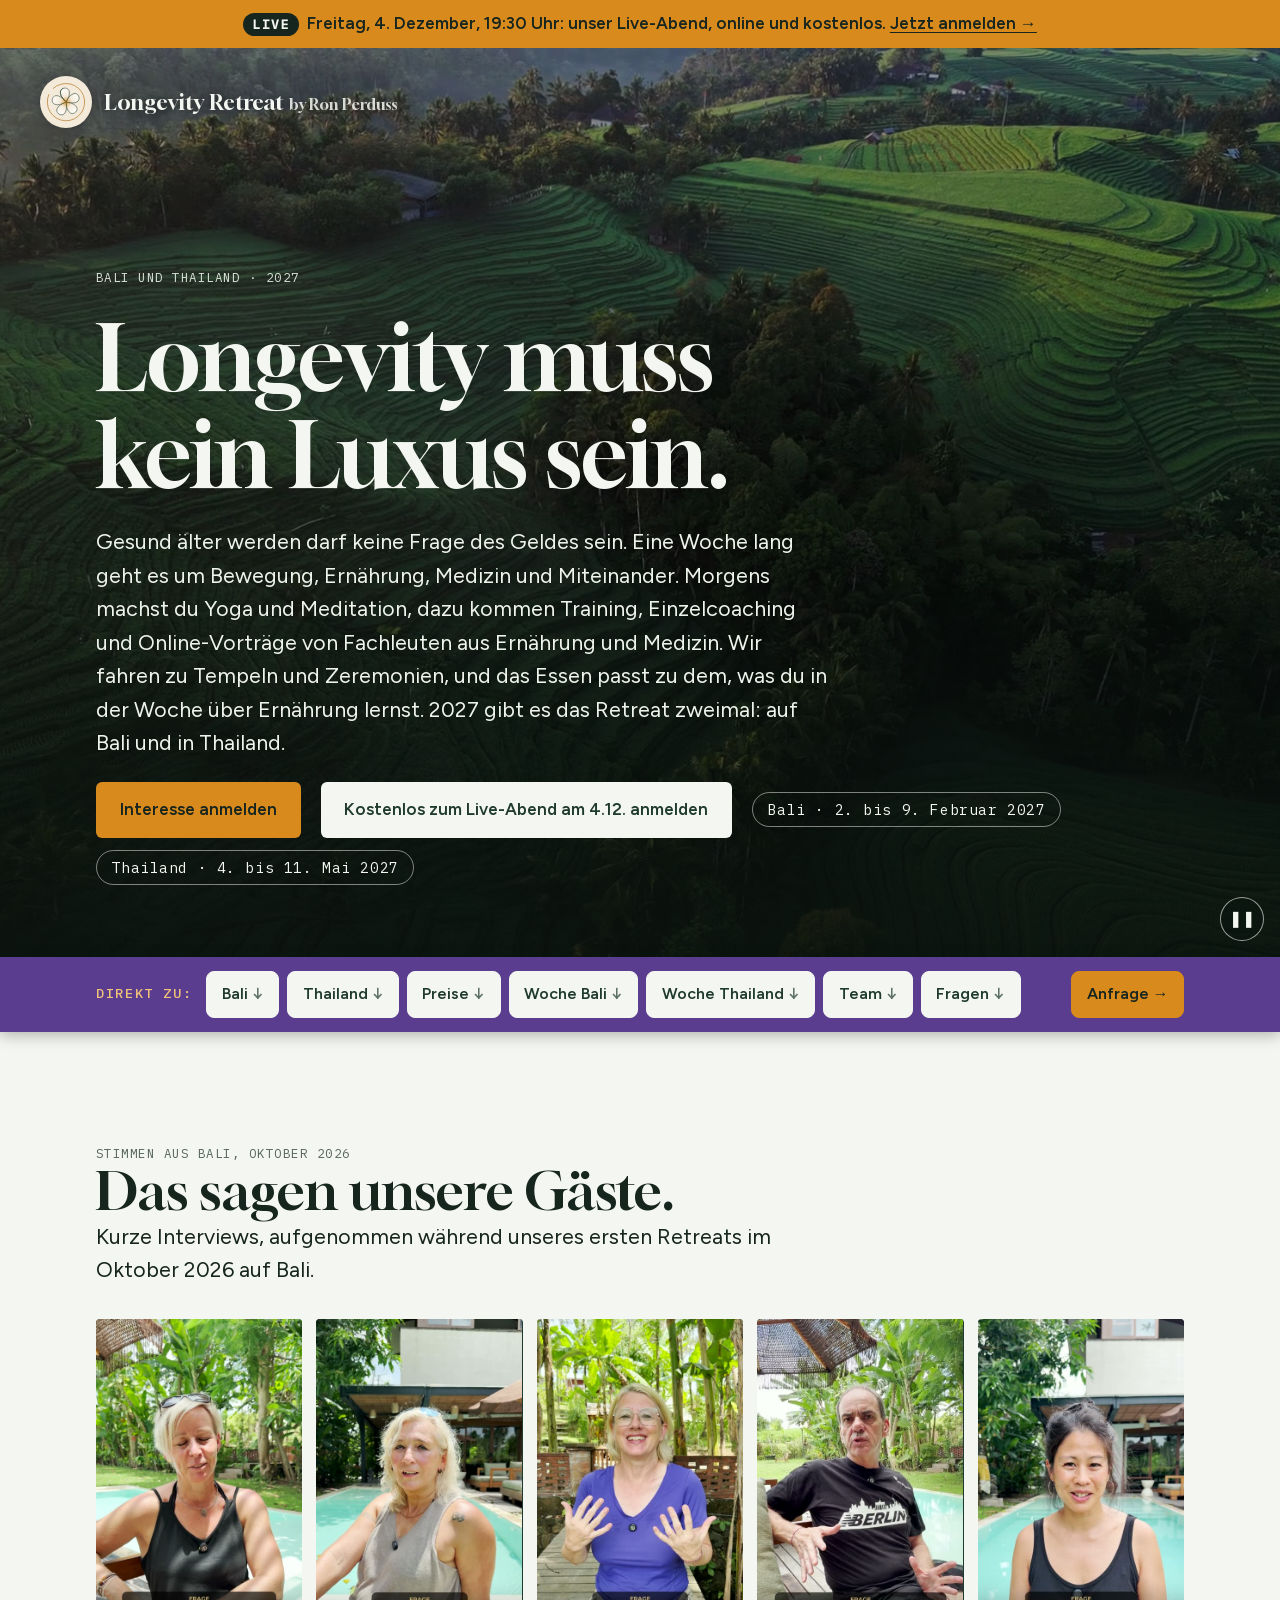
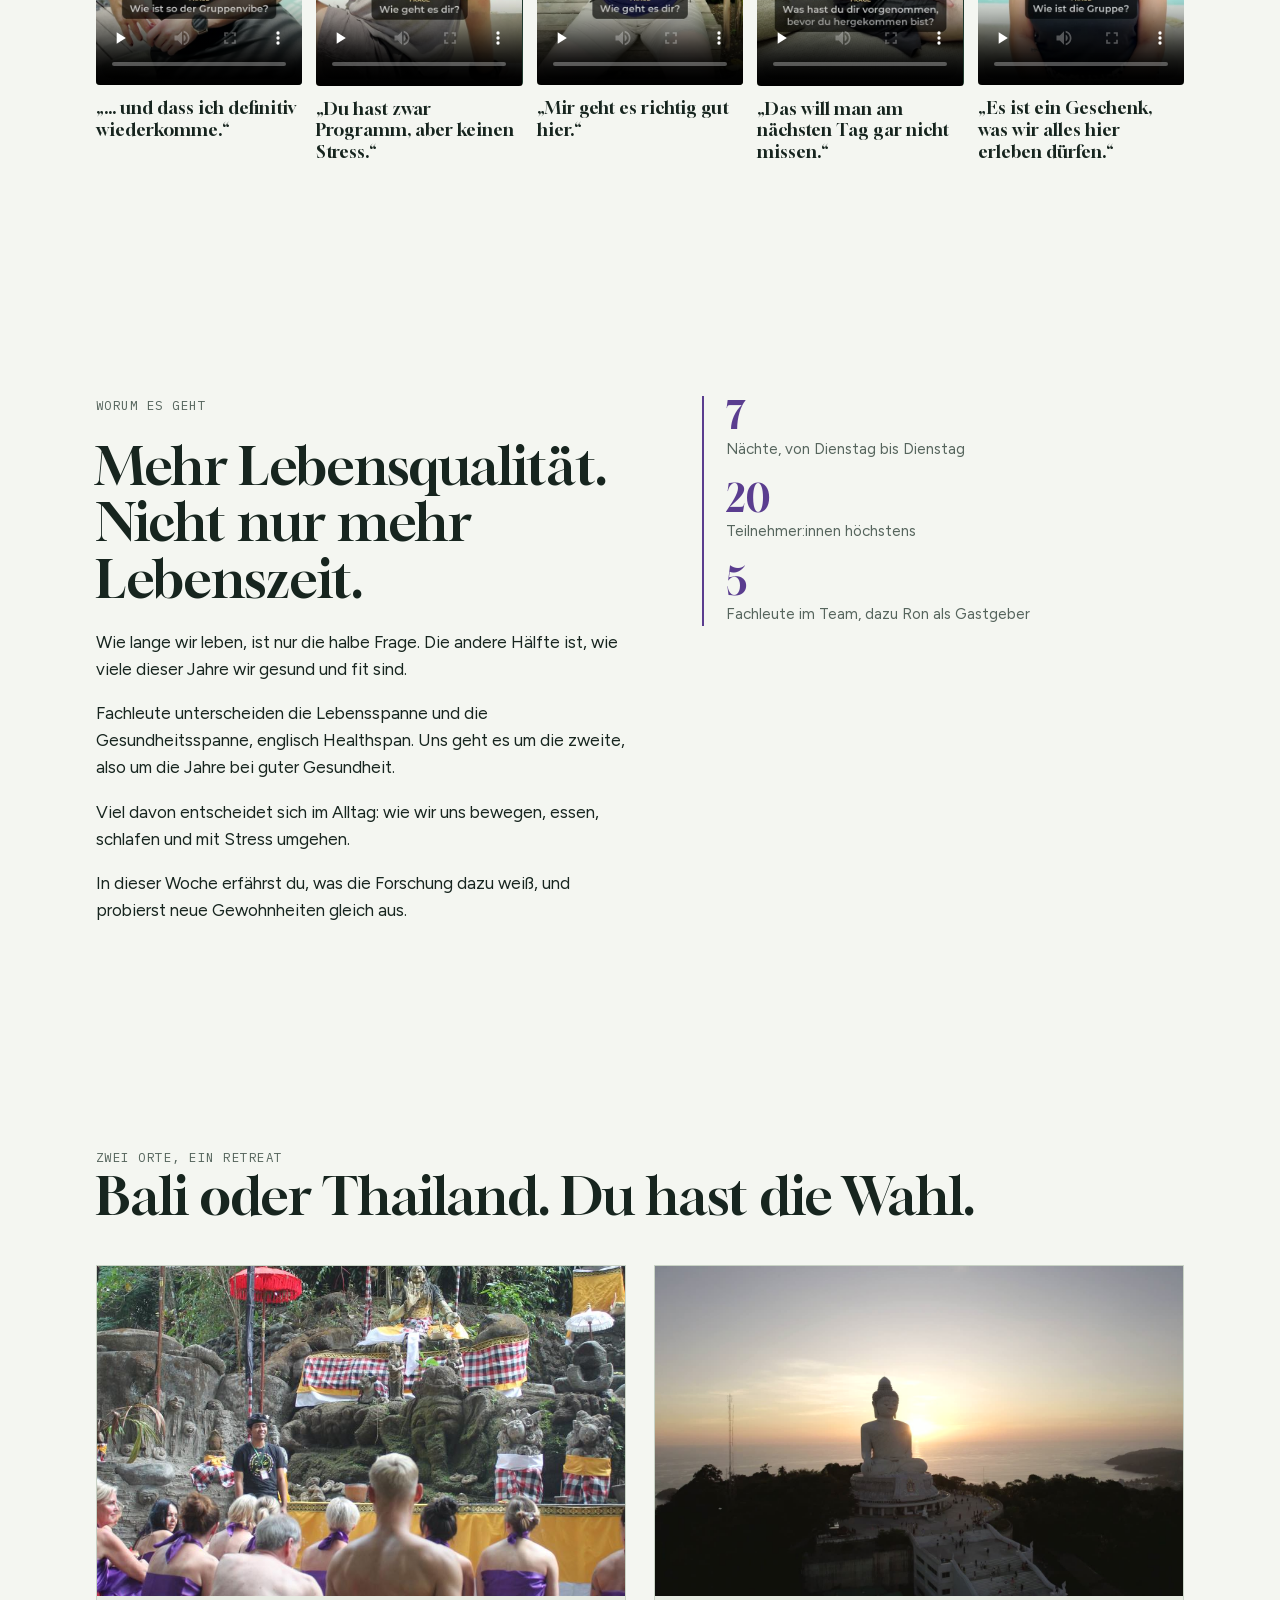
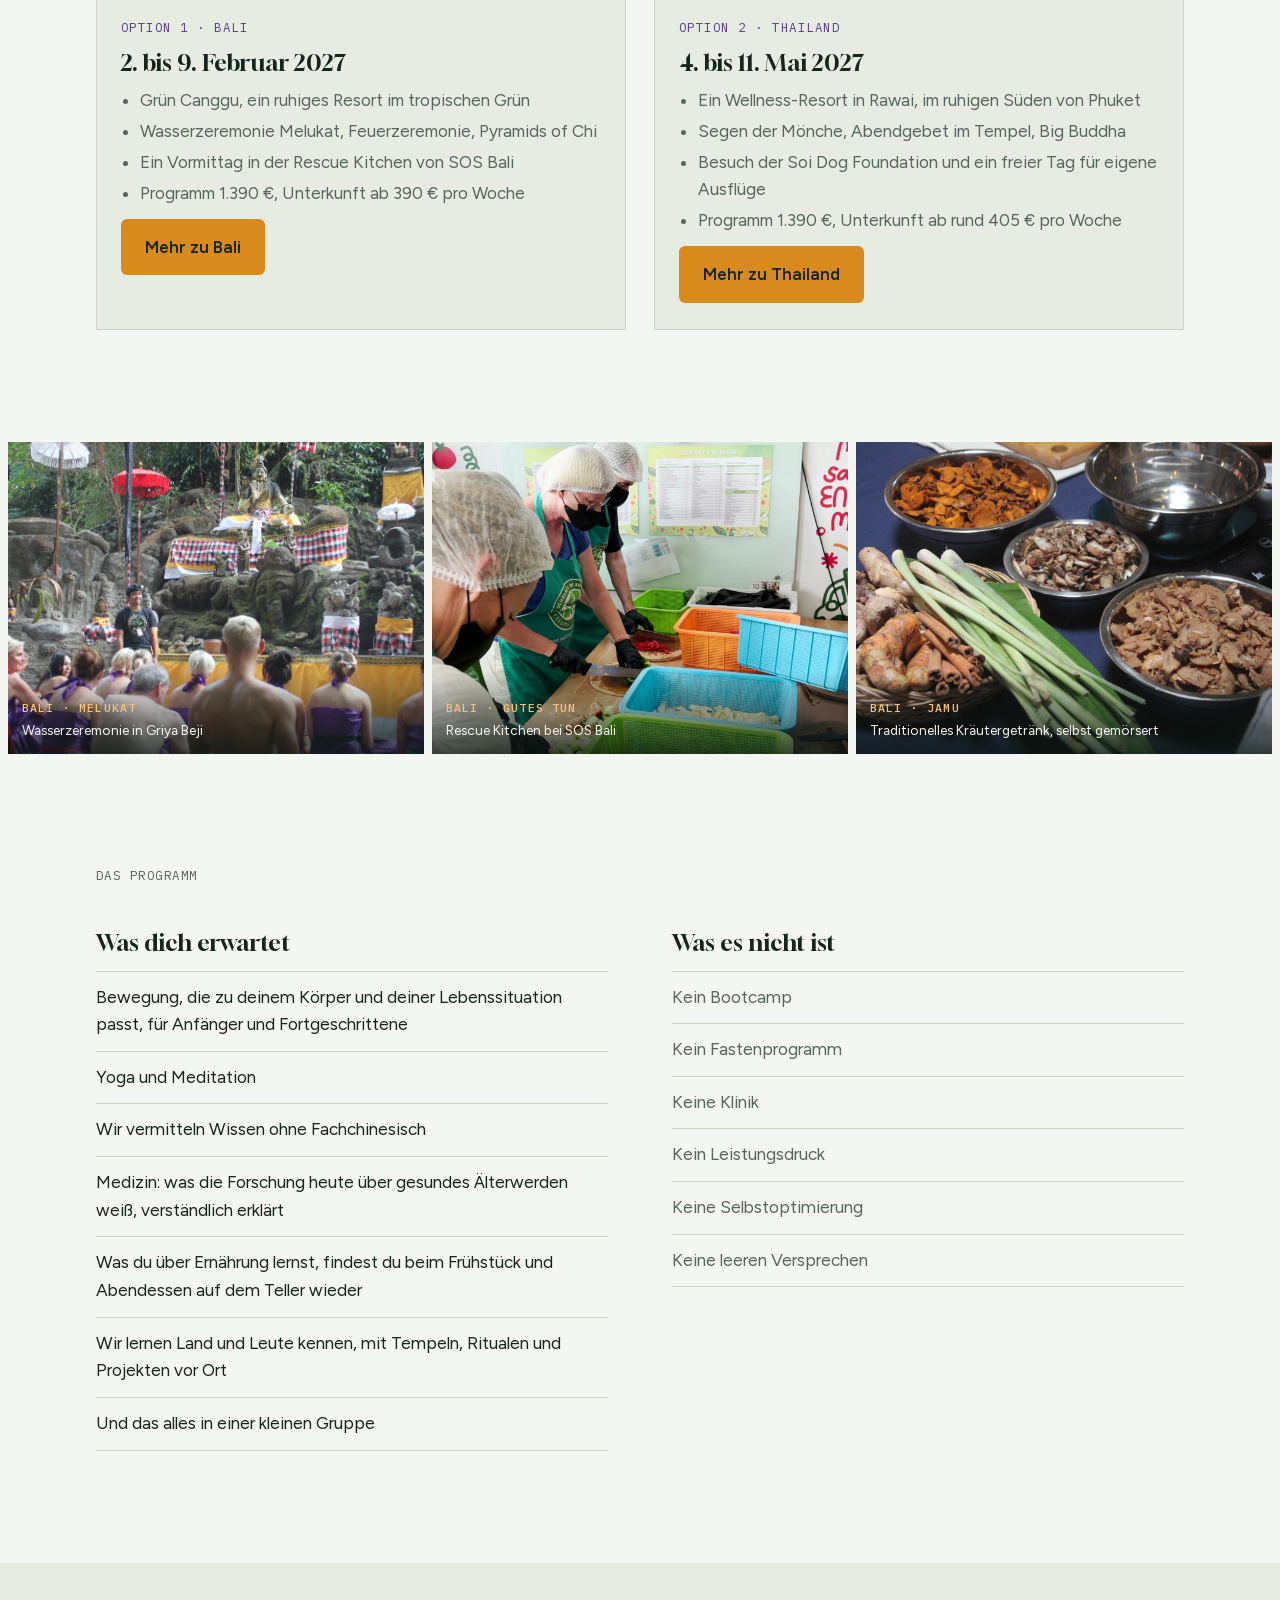
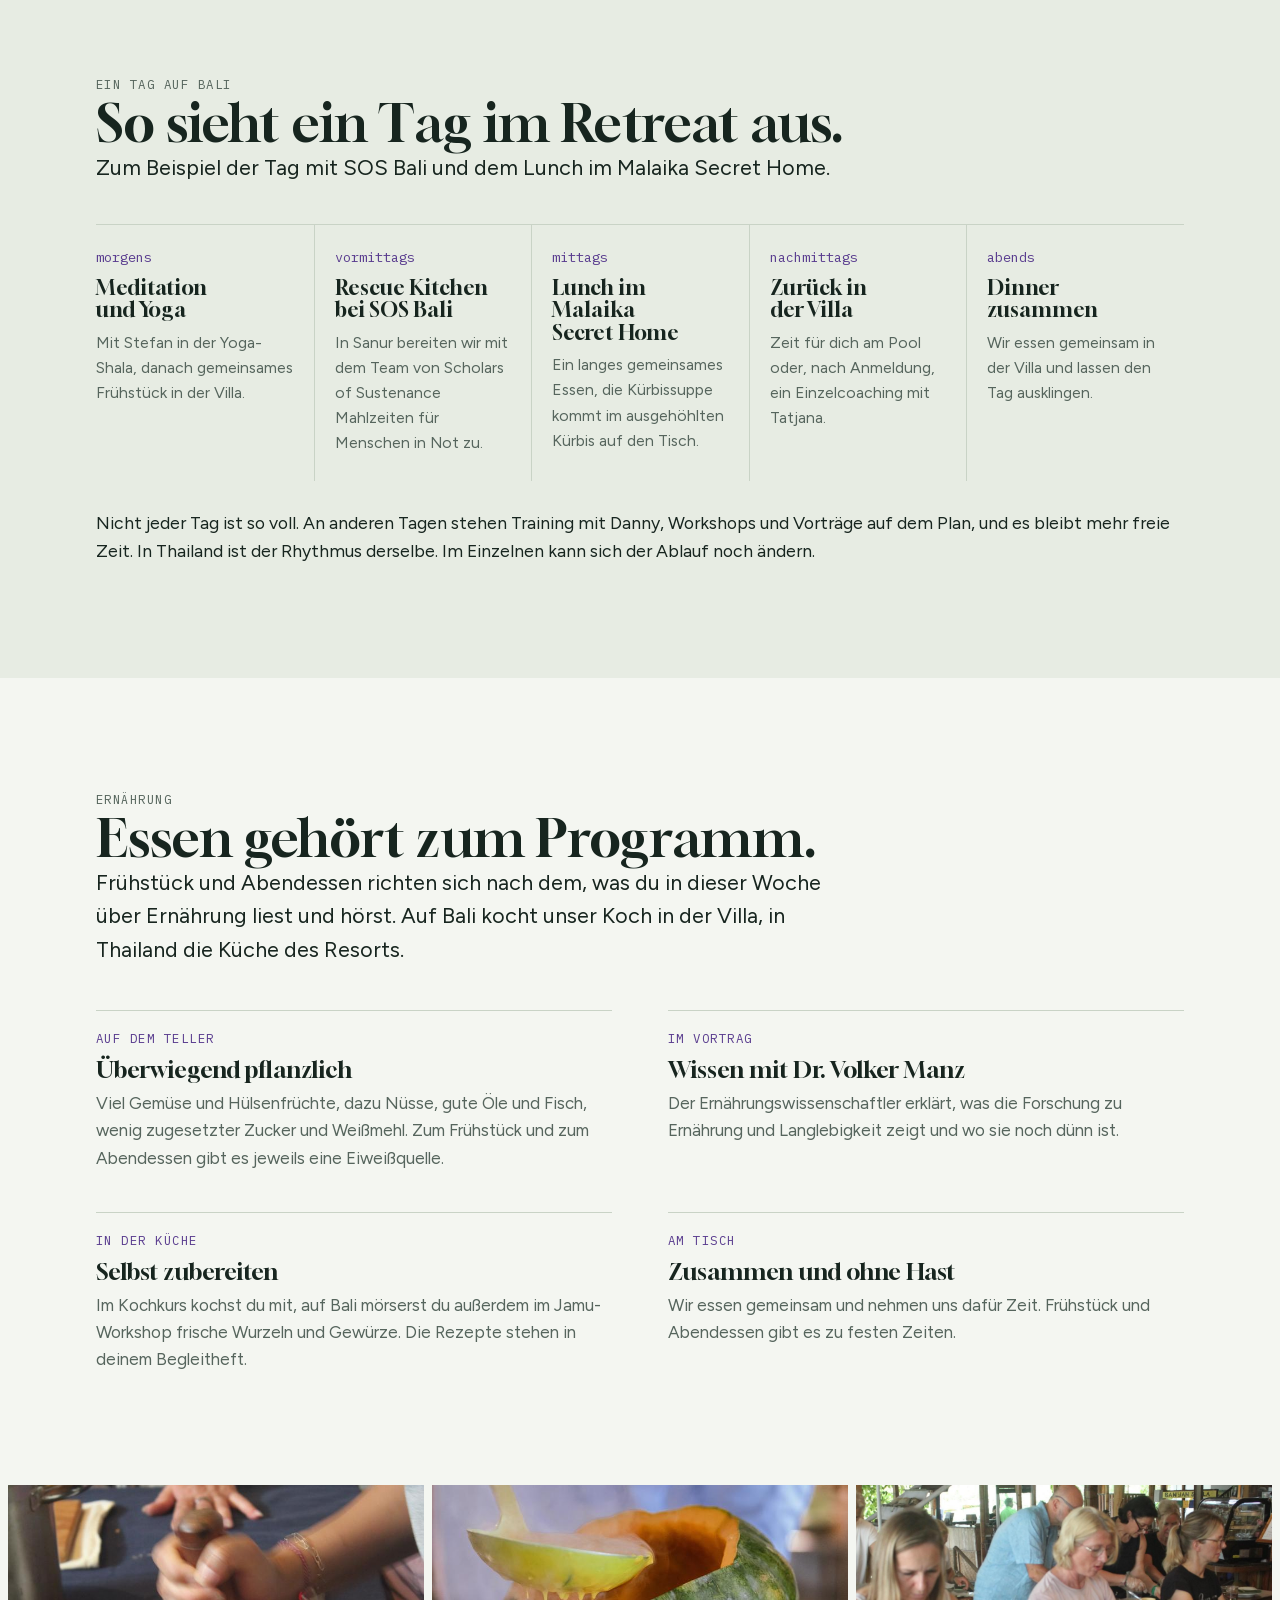
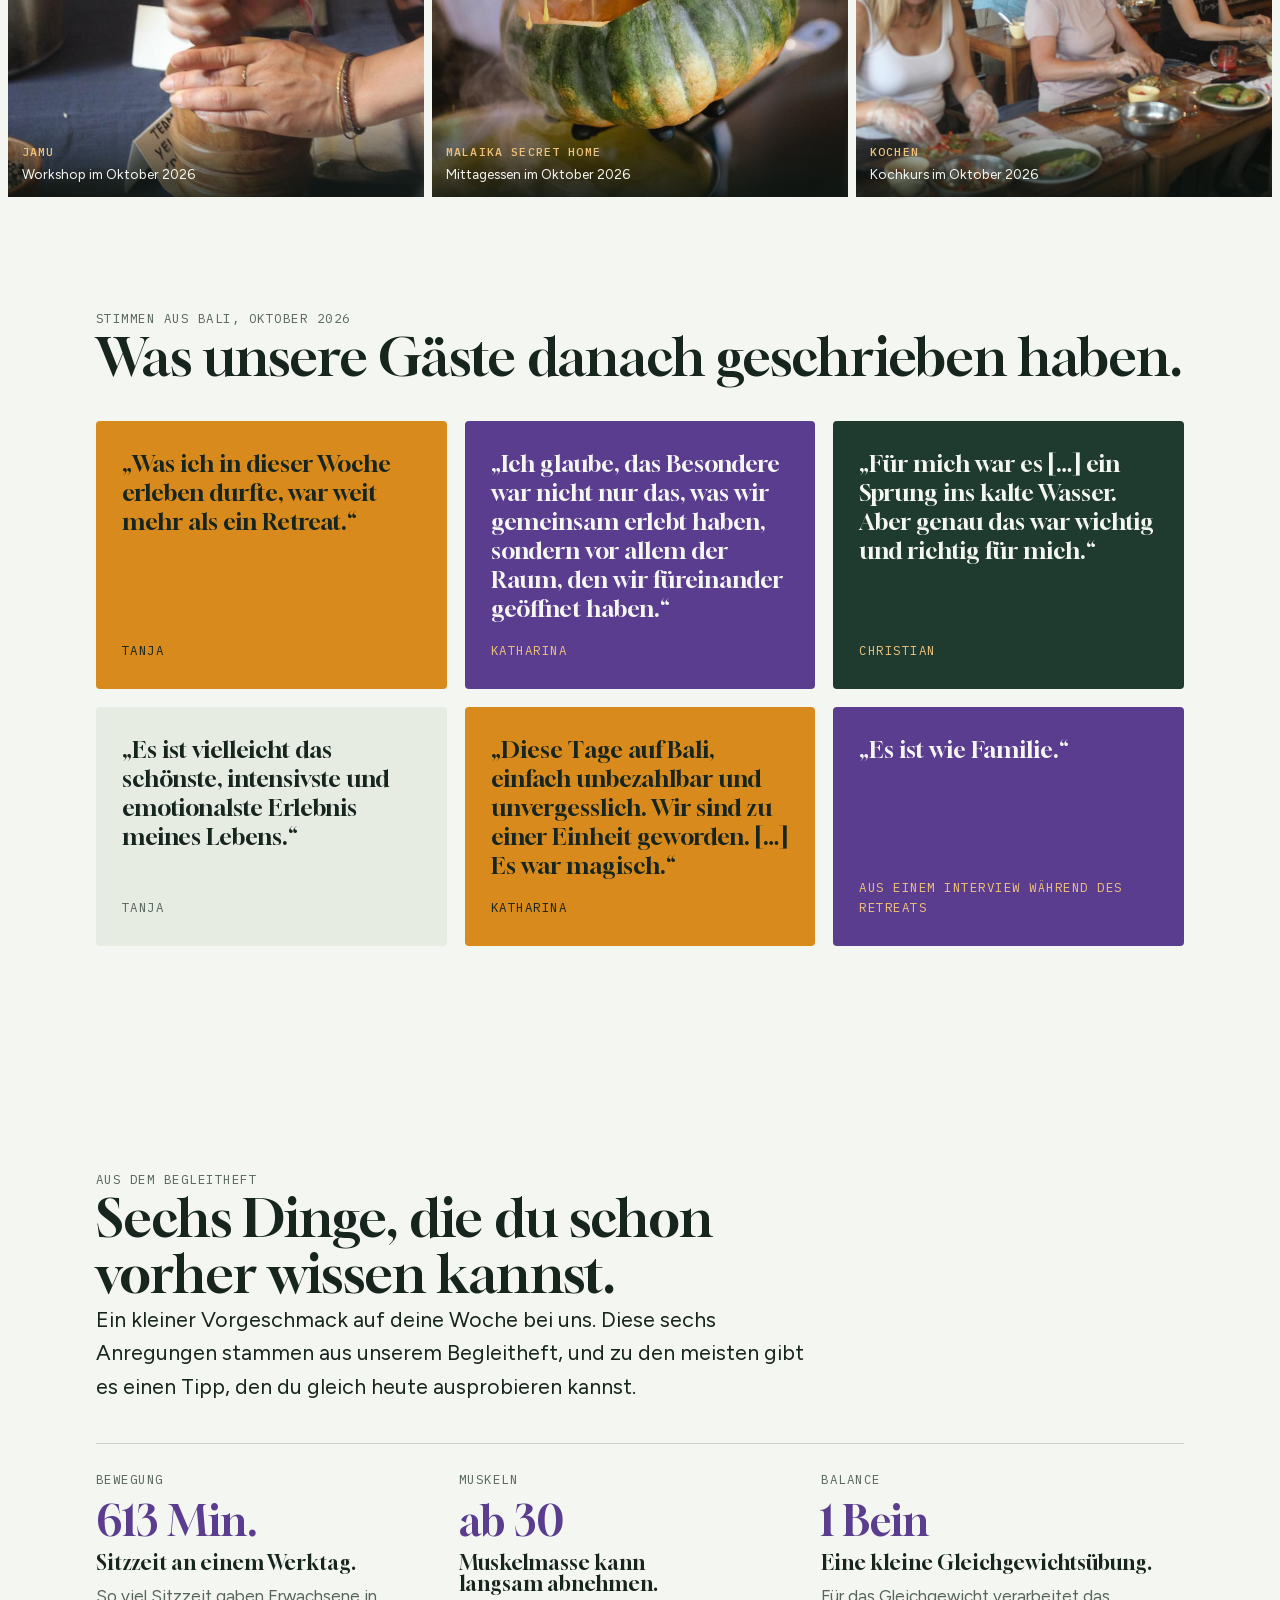
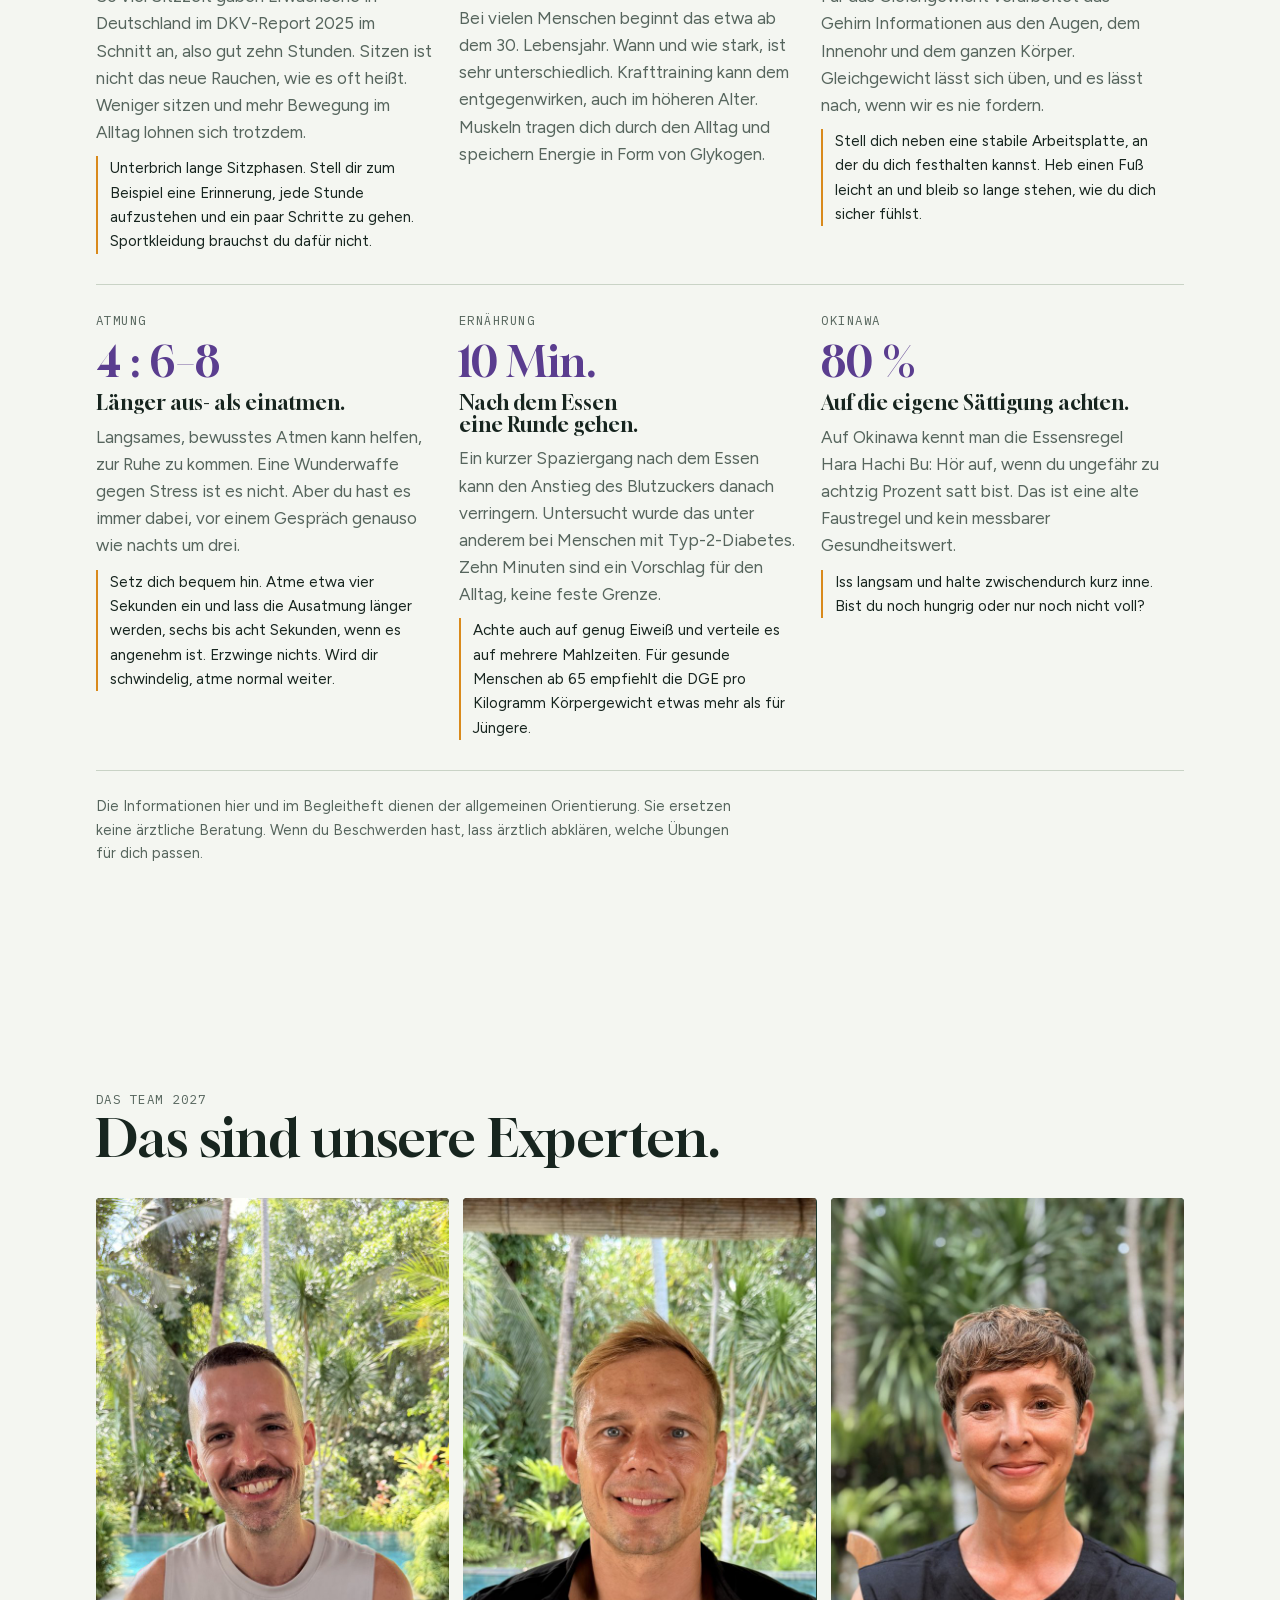
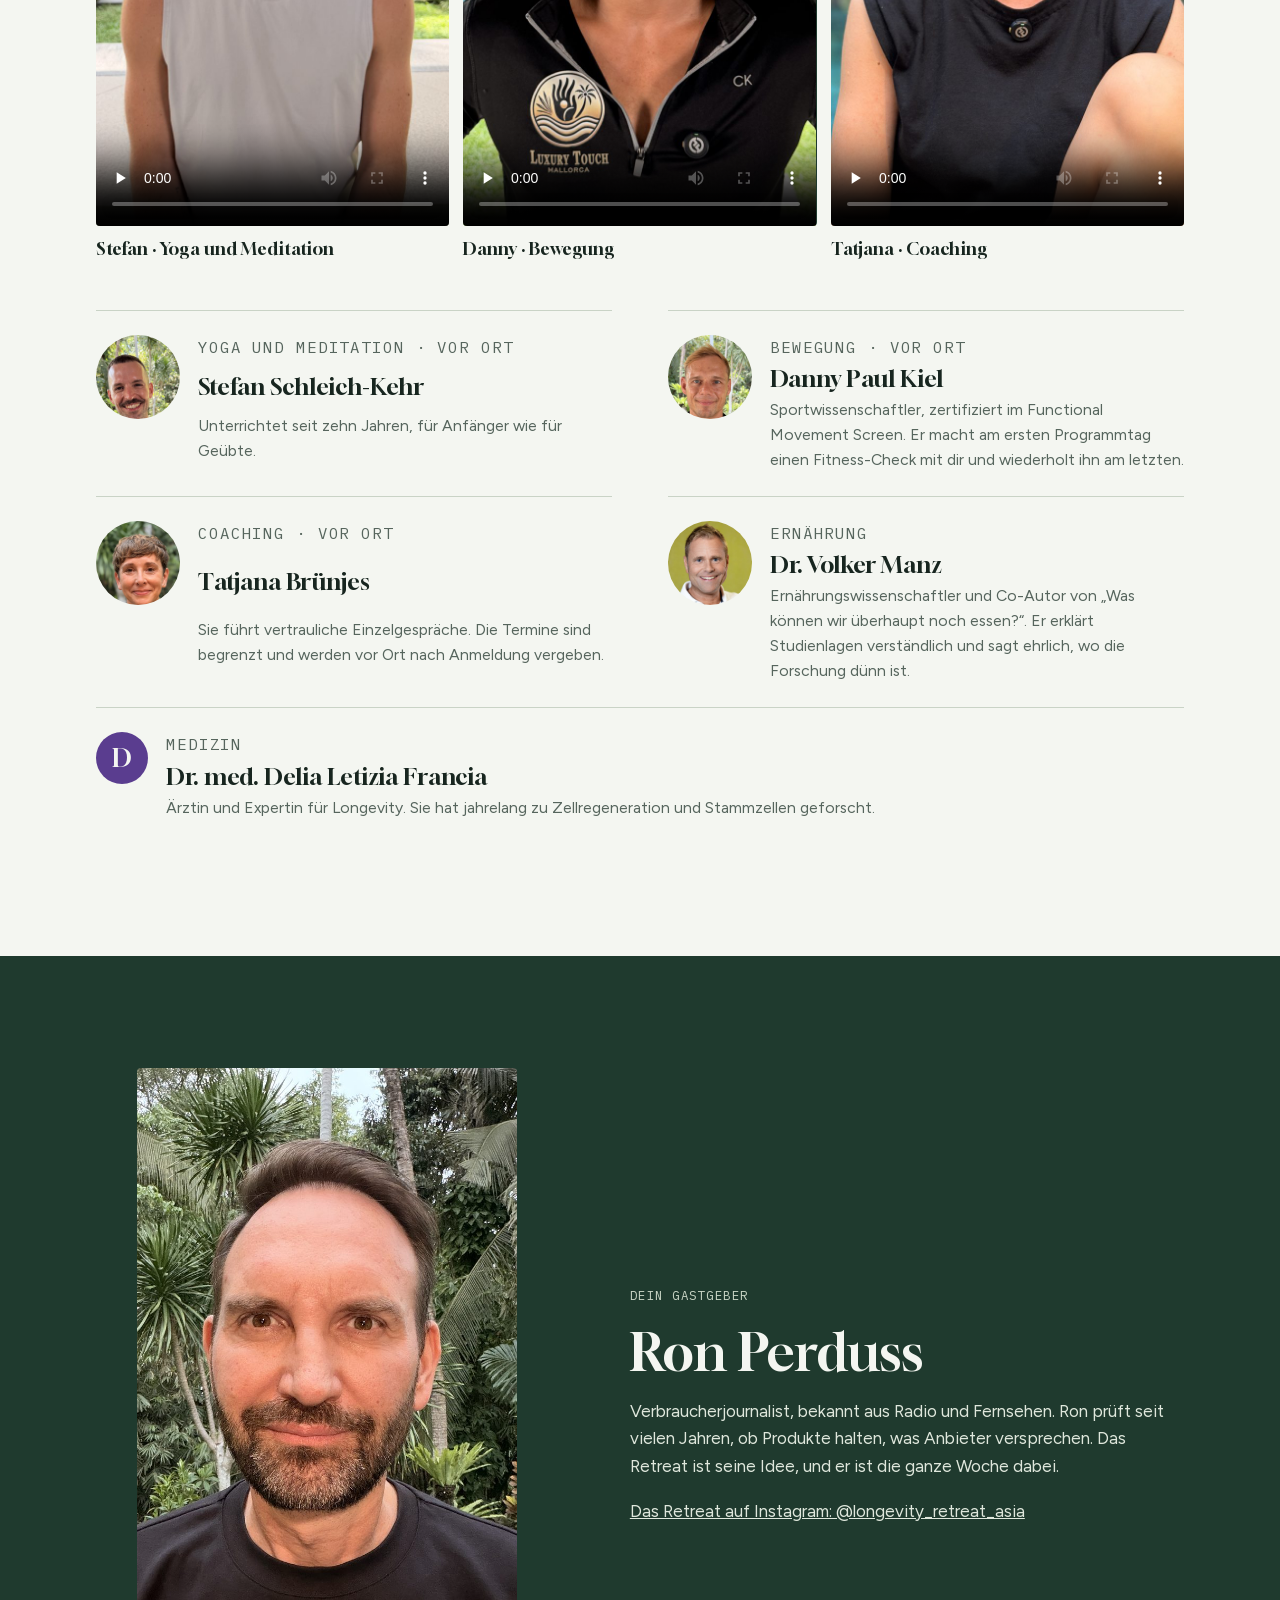
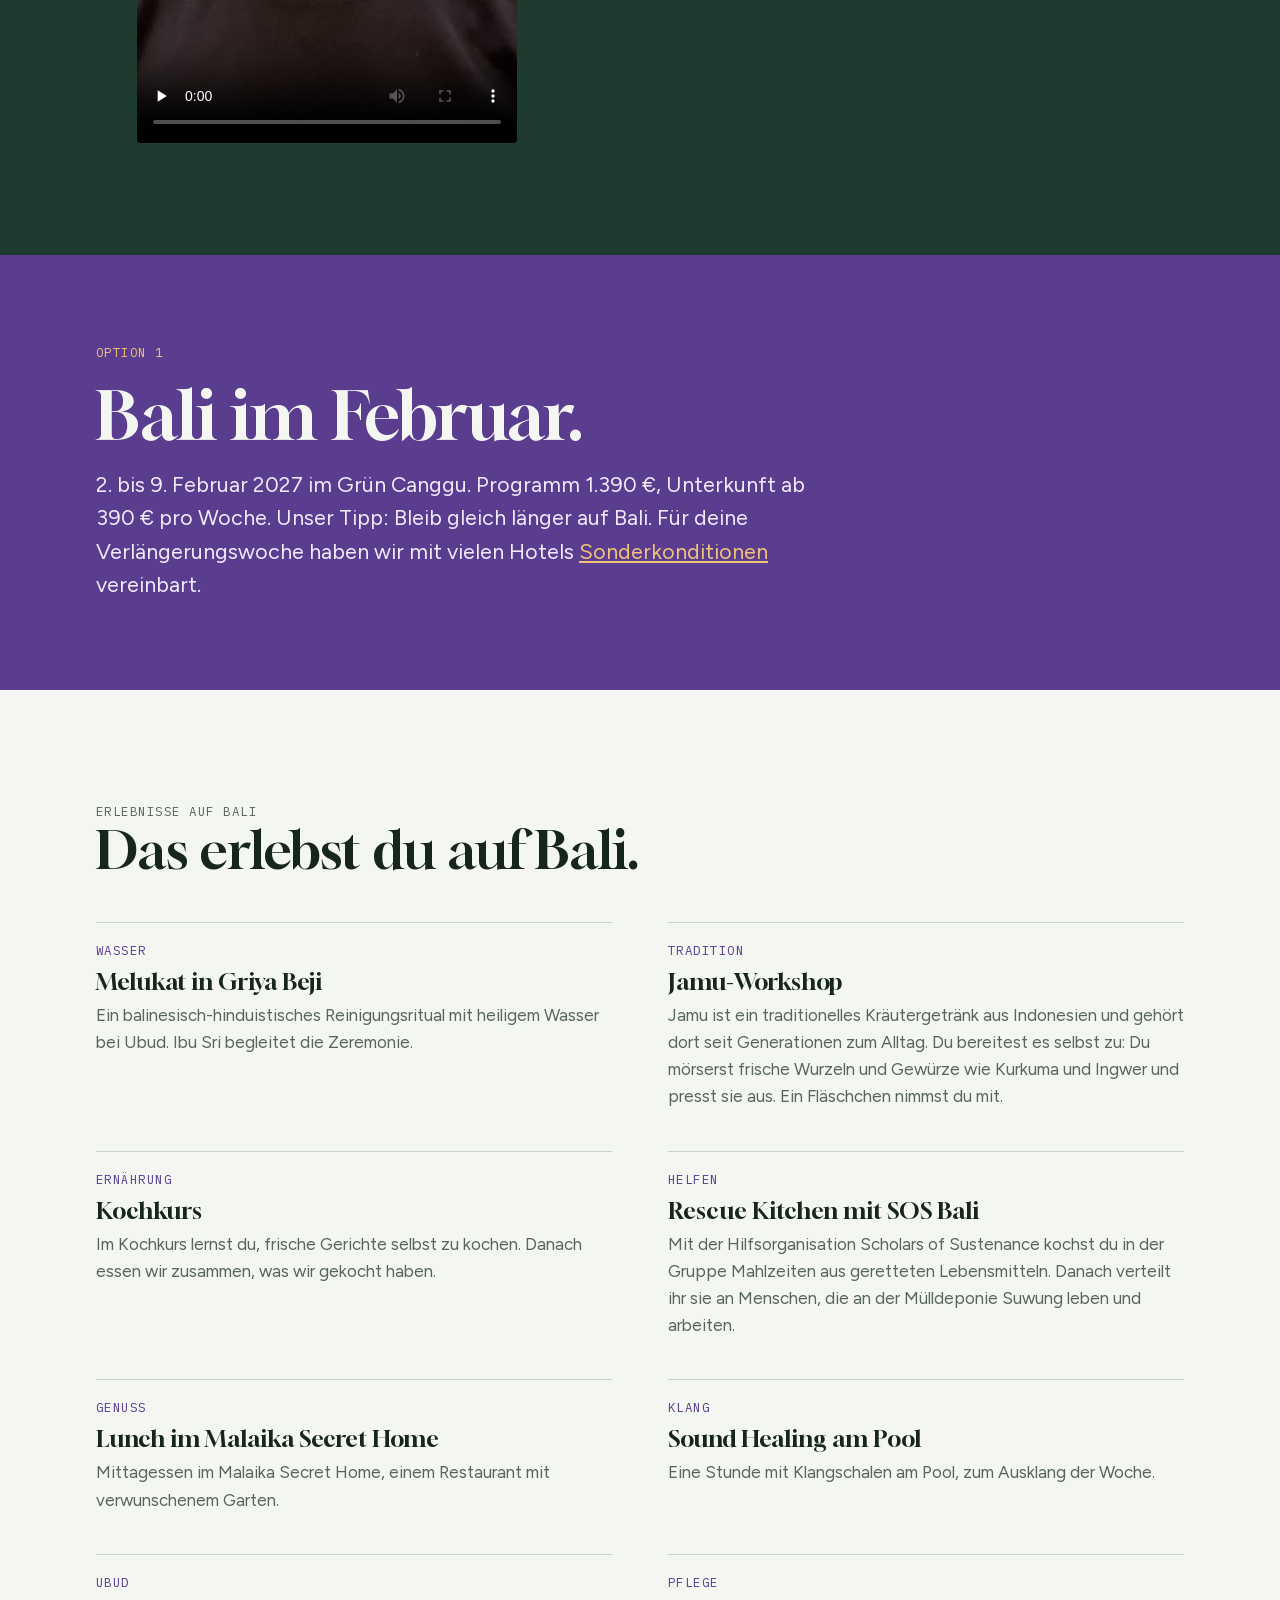
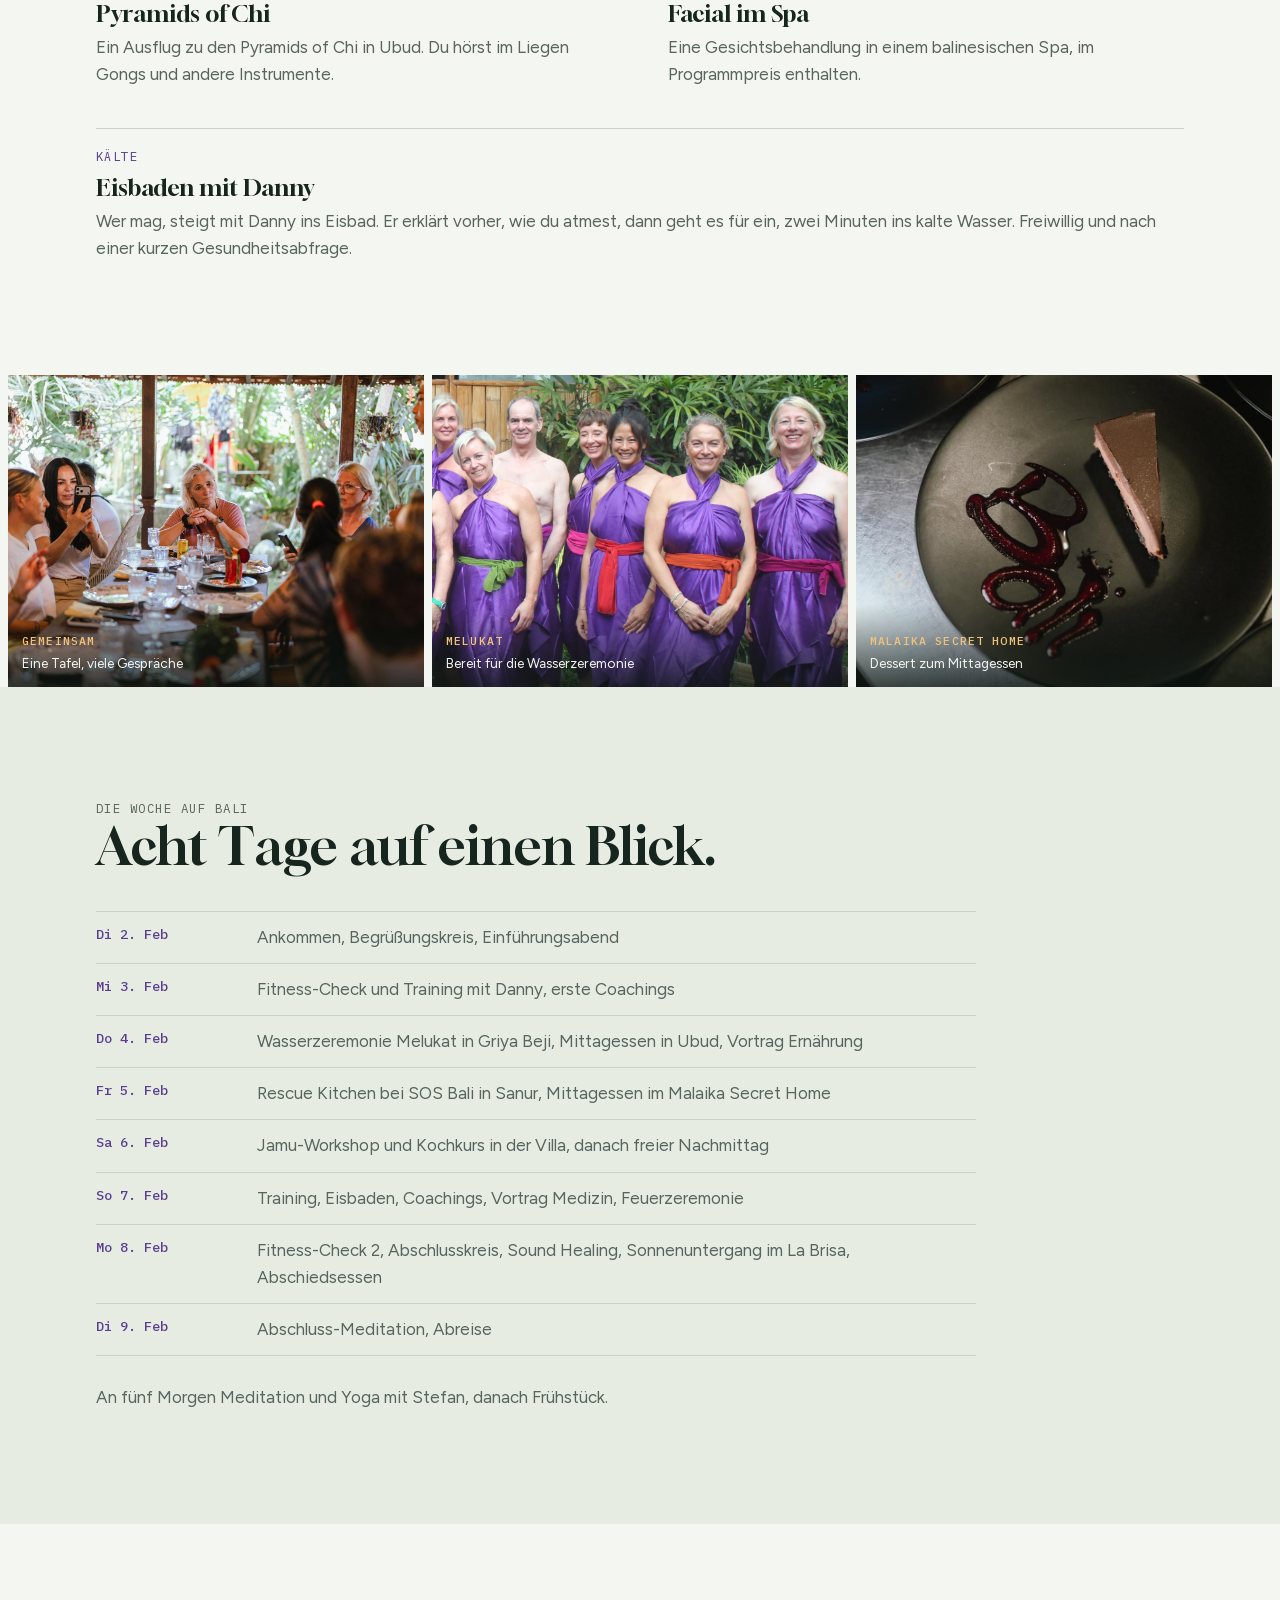
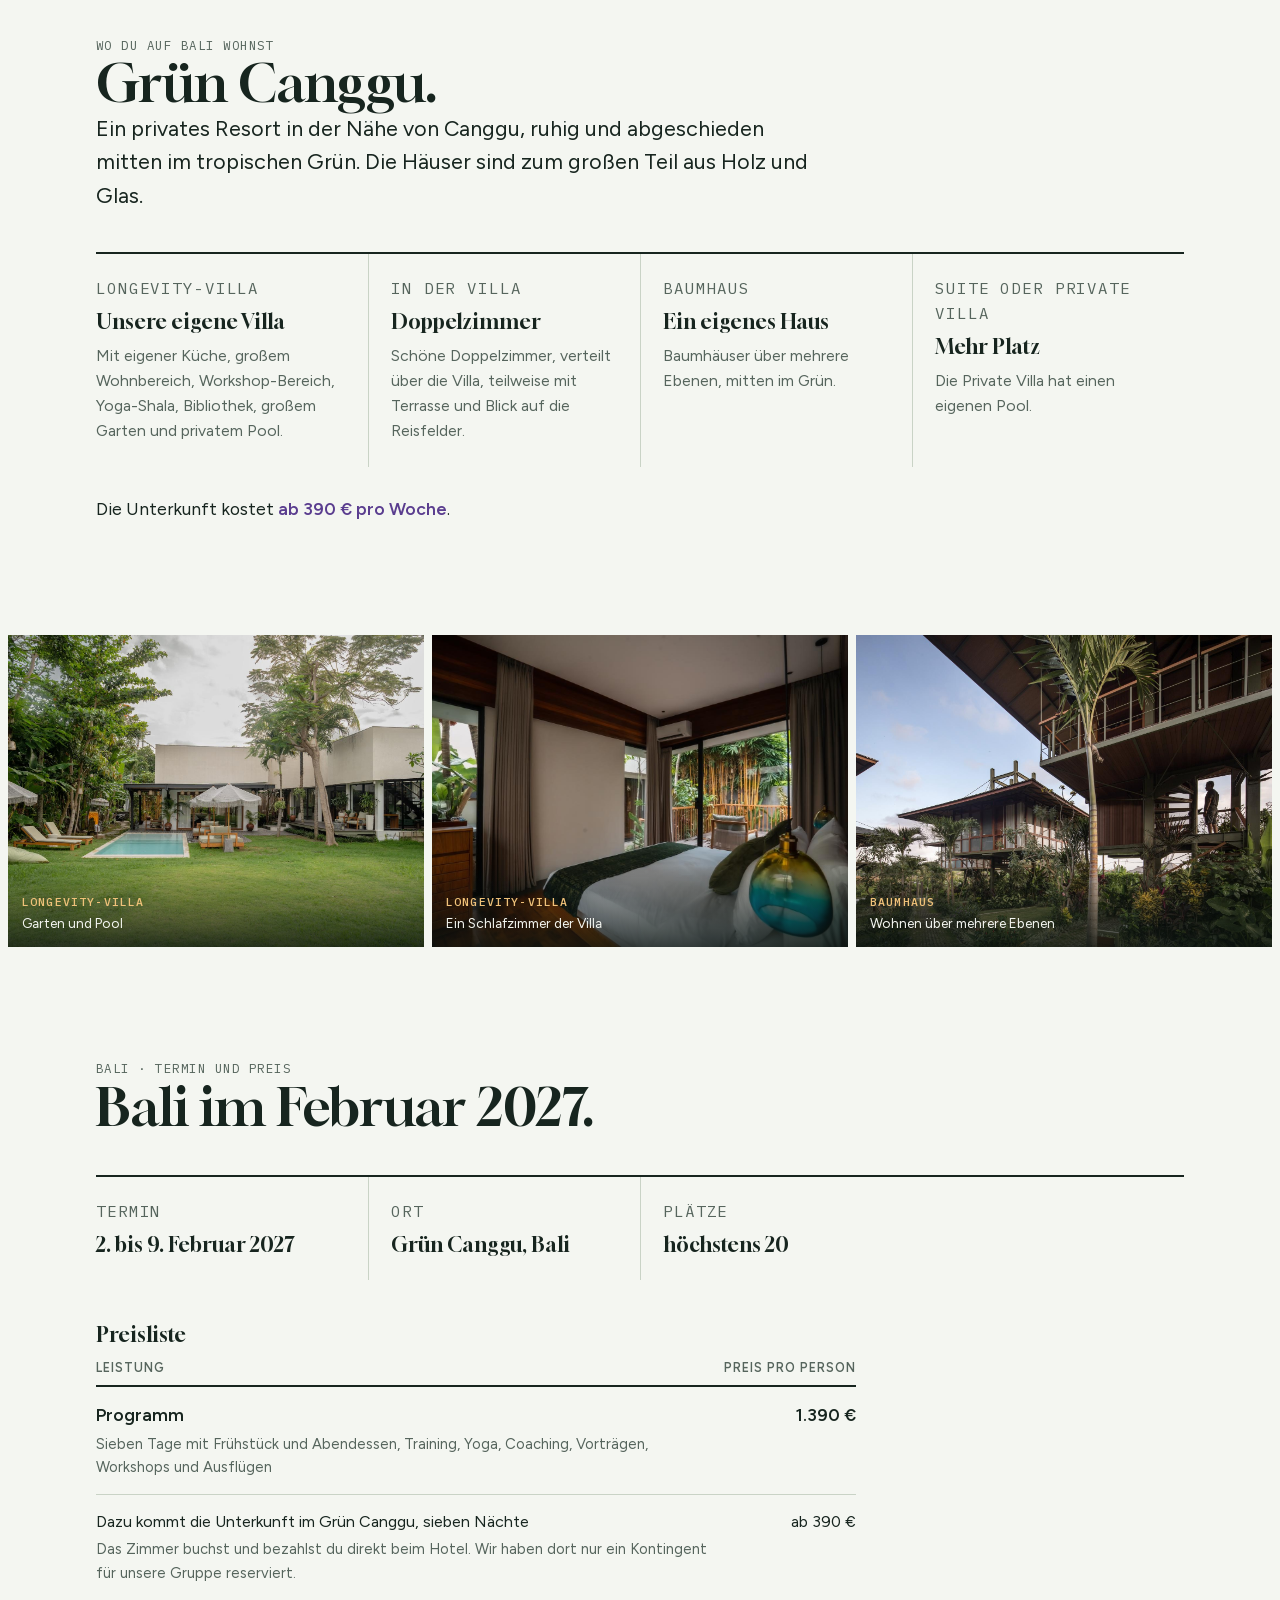
<file: index.html>
<!doctype html>
<html lang="de">
<head>
<meta charset="utf-8">
<meta name="viewport" content="width=device-width, initial-scale=1, viewport-fit=cover">
<title>Longevity Retreat by Ron Perduss · Bali im Februar, Thailand im Mai 2027</title>
<meta name="description" content="Eine Woche rund ums gesunde Älterwerden mit Ron Perduss: Yoga, Training, Vorträge, Einzelcoaching, Rituale und Ausflüge. 2027 auf Bali (2. bis 9. Februar) oder in Thailand (4. bis 11. Mai).">
<meta property="og:title" content="Longevity Retreat by Ron Perduss">
<meta property="og:description" content="Longevity muss kein Luxus sein. Bali im Februar, Thailand im Mai 2027. Höchstens 20 Plätze.">
<meta property="og:image" content="img/gruen-villa.jpg">
<link rel="icon" href="img/favicon.png">
<link rel="stylesheet" href="fonts/fonts.css">
<style>
/* Layout: ein Fotoband-Rhythmus – volle Bildbänder wechseln mit ruhigen Textspalten; Farben aus der Woche selbst: Dschungelgrün, Sarong-Violett, Ringelblumen-Orange */
:root{
  --bg:#f4f6f1; --surface:#e7ece3; --fg:#17251f; --muted:#56655d; --line:#c9d3c6;
  --jungle:#1f3a2e; --violet:#5a3d8f; --marigold:#d98a1c; --on-dark:#f4f6f1;
  --display:"Gloock","Georgia","Times New Roman",serif;
  --body:"Figtree","Helvetica Neue",Arial,sans-serif;
  --mono:"IBM Plex Mono",ui-monospace,Menlo,monospace;
}
@media (prefers-color-scheme: dark){:root:not([data-theme="light"]){
  --bg:#101a15; --surface:#18251e; --fg:#e8eee6; --muted:#9fb0a6; --line:#2d3d34;
  --jungle:#0b1410; --violet:#a58ad6; --marigold:#eba545; --on-dark:#eef3ec; color-scheme:dark}}
:root[data-theme="dark"]{
  --bg:#101a15; --surface:#18251e; --fg:#e8eee6; --muted:#9fb0a6; --line:#2d3d34;
  --jungle:#0b1410; --violet:#a58ad6; --marigold:#eba545; --on-dark:#eef3ec; color-scheme:dark}

*{box-sizing:border-box}
body{background:var(--bg);color:var(--fg);font-family:var(--body);font-size:1.0625rem;line-height:1.6;margin:0}
img{display:block;max-width:100%}
h1,h2,h3{font-family:var(--display);font-weight:400;line-height:1.08;text-wrap:balance;margin:0}
h2{font-size:clamp(2rem,5vw,3.25rem)}
h3{font-size:1.45rem}
p{margin:0}
a{color:inherit}
:focus-visible{outline:2px solid var(--marigold);outline-offset:3px}
.wrap{max-width:1120px;margin-inline:auto;padding-left:max(16px,env(safe-area-inset-left,0px));padding-right:max(16px,env(safe-area-inset-right,0px))}
.label{font-family:var(--mono);font-size:.78rem;letter-spacing:.12em;text-transform:uppercase;color:var(--muted)}
.section{padding-block:clamp(56px,9vw,112px)}
.lead{font-size:clamp(1.15rem,2vw,1.35rem);line-height:1.55;max-width:34em}
.prose{max-width:36em;display:grid;gap:1em;color:var(--fg)}

/* Platzhalter: sichtbar markiert, bis Termin und Preis feststehen */
.tbd{display:inline-flex;align-items:center;gap:.5em;border:1.5px dashed var(--marigold);color:var(--fg);border-radius:999px;padding:.3em .9em;font-family:var(--mono);font-size:.82rem;letter-spacing:.04em}
.tbd::before{content:"";width:.55em;height:.55em;border-radius:50%;background:var(--marigold)}

/* Hero */
.hero{position:relative;background:var(--jungle);color:#f4f6f1;overflow:hidden}
.hero img,.hero video{position:absolute;inset:0;width:100%;height:100%;object-fit:cover;opacity:.62}
.hero video{opacity:1;filter:brightness(.72)}
.hero .brand{position:absolute;left:clamp(16px,4vw,40px);top:clamp(14px,3vw,28px);z-index:2;display:flex;align-items:center;gap:12px;color:#f4f6f1;text-decoration:none;font-family:var(--display);font-size:clamp(1.05rem,2.2vw,1.35rem);text-shadow:0 1px 8px rgba(0,0,0,.45)}
.hero .brand small{font-size:.72em;opacity:.85}
.hero .brand img{position:static;inset:auto;width:52px;height:52px;opacity:1;object-fit:contain;background:#F4EADA;border-radius:50%;padding:4px;box-shadow:0 2px 10px rgba(0,0,0,.25)}
.foot-brand{display:inline-flex;align-items:center;gap:10px}
.foot-brand img{width:28px;height:28px}
.hero .vid-toggle{position:absolute;right:16px;bottom:16px;z-index:2;width:44px;height:44px;border-radius:50%;border:1px solid rgba(244,246,241,.6);background:rgba(11,20,16,.45);color:#f4f6f1;font-size:1rem;cursor:pointer}
.hero .vid-toggle:focus-visible{outline:3px solid #eba545;outline-offset:2px}
@media (prefers-reduced-motion: reduce){.hero video,.hero .vid-toggle{display:none}}
.hero::after{content:"";position:absolute;inset:0;background:linear-gradient(180deg,rgba(11,20,16,.15) 0%,rgba(11,20,16,.25) 45%,rgba(11,20,16,.85) 100%)}
.hero .wrap{position:relative;z-index:1;padding-block:clamp(120px,22vw,220px) clamp(40px,7vw,72px);display:grid;gap:22px}
.hero .label{color:#d9e2d6}
.hero h1{font-size:clamp(2.6rem,7vw,5.6rem);letter-spacing:-.01em;max-width:13ch}
.hero .lead{color:#eef3ec}
.hero .tbd{color:#f4f6f1;border-color:#eba545}
.hero .tbd::before{background:#eba545}
.date-chip{font-family:var(--mono);font-size:.9rem;letter-spacing:.04em;color:#f4f6f1;border:1px solid rgba(244,246,241,.5);border-radius:999px;padding:.35em 1em}
.hero-row{display:flex;flex-wrap:wrap;gap:12px 20px;align-items:center}
.btn{display:inline-block;background:var(--marigold);color:#17251f;text-decoration:none;font-weight:600;padding:.85em 1.4em;border-radius:6px}
.btn:hover{filter:brightness(1.06)}
.live-band{display:block;background:#d98a1c;color:#17251f;text-decoration:none;text-align:center;padding:12px max(16px,env(safe-area-inset-left,0px));font-weight:600;line-height:1.4;position:relative;z-index:30}
.live-band .lb-tag{font-family:var(--mono);font-size:.8rem;letter-spacing:.12em;text-transform:uppercase;background:#17251f;color:#f4f6f1;border-radius:999px;padding:.2em .7em;margin-right:.6em;white-space:nowrap}
.live-band .lb-go{text-decoration:underline;text-underline-offset:3px;white-space:nowrap}
.live-band:hover{filter:brightness(1.05)}
.btn-live{background:#f4f6f1;color:#1f3a2e}

/* Zwei Zahlen */
.gap-grid{display:grid;grid-template-columns:1.1fr 1fr;gap:clamp(32px,6vw,80px);align-items:start}
.numbers{display:grid;gap:18px;border-left:2px solid var(--violet);padding-left:22px}
.numbers div{display:grid;gap:2px}
.numbers b{font-family:var(--display);font-weight:400;font-size:2.4rem;line-height:1;color:var(--violet)}
.numbers span{color:var(--muted);font-size:.95rem}

/* Was dich erwartet / was es nicht ist */
.two-lists{display:grid;grid-template-columns:1fr 1fr;gap:clamp(24px,5vw,64px);margin-top:44px}
.two-lists ul{list-style:none;margin:16px 0 0;padding:0;display:grid}
.two-lists li{padding:12px 0;border-top:1px solid var(--line);font-size:1.08rem}
.two-lists li:last-child{border-bottom:1px solid var(--line)}
.not li{color:var(--muted)}
.not li::before{content:"Kein Programmpunkt: ";position:absolute;left:-9999px}

/* Tagesrhythmus */
.day{background:var(--surface)}
.day-grid{display:grid;grid-template-columns:repeat(4,1fr);gap:0;margin-top:40px;border-top:1px solid var(--line)}
.slot{padding:22px 20px 26px 0;display:grid;gap:8px;align-content:start;min-width:0}
.slot + .slot{padding-left:20px;border-left:1px solid var(--line)}
.slot time{font-family:var(--mono);font-size:.85rem;color:var(--violet);font-variant-numeric:tabular-nums}
.slot h3{font-size:1.3rem}
.slot p{color:var(--muted);font-size:.98rem}
.day-note{margin-top:28px;color:var(--muted);max-width:40em}

/* Fotoband */
.band{display:grid;grid-template-columns:repeat(3,1fr);gap:8px;padding-inline:8px}
.band figure{margin:0;position:relative;overflow:hidden;background:var(--surface);min-width:0;aspect-ratio:4/3}
.band img{width:100%;height:100%;object-fit:cover}
.band figcaption{position:absolute;left:0;right:0;bottom:0;padding:28px 14px 12px;color:#f4f6f1;font-size:.85rem;background:linear-gradient(180deg,transparent,rgba(11,20,16,.78))}
.band figcaption b{display:block;font-family:var(--mono);font-weight:500;font-size:.72rem;letter-spacing:.1em;text-transform:uppercase;color:#f0c27a;margin-bottom:2px}
.price-note{margin-top:28px;font-size:1.1rem}
.price-note b{color:var(--violet)}
.band + .band{margin-top:8px}

/* Erlebnisse */
.moments{display:grid;grid-template-columns:repeat(2,1fr);gap:40px 56px;margin-top:44px}
.moment{display:grid;gap:8px;align-content:start;padding-top:18px;border-top:1px solid var(--line)}
.moment .label{color:var(--violet)}
.moment p{color:var(--muted)}

/* Team */
.team{display:grid;grid-template-columns:repeat(2,1fr);gap:0 56px;margin-top:40px}
.person{display:grid;grid-template-columns:auto 1fr;gap:6px 18px;padding:24px 0;border-top:1px solid var(--line)}
.initial{grid-row:span 3;width:52px;height:52px;border-radius:50%;background:var(--violet);color:var(--bg);display:grid;place-items:center;font-family:var(--display);font-size:1.5rem}
.portrait{grid-row:span 3;width:84px;height:84px;border-radius:50%;object-fit:cover}
.person .label{color:var(--muted)}
.person p{color:var(--muted);font-size:.98rem}
.team .person:last-child:nth-child(odd){grid-column:1/-1}
.team-videos{margin-top:32px}
.host video{border-radius:4px;aspect-ratio:9/16;width:100%;max-width:380px;max-height:680px;justify-self:center;background:#0b1410;object-fit:cover}

.moments .moment:last-child:nth-child(odd){grid-column:1/-1}
.host{background:var(--jungle);color:var(--on-dark)}
.host .wrap{display:grid;grid-template-columns:1fr 1.2fr;gap:clamp(28px,6vw,72px);align-items:center}
.host .label{color:#c8d4c4}
.host p{color:#dfe7dc}
.host img{border-radius:4px;aspect-ratio:4/5;object-fit:cover;object-position:50% 20%;width:100%;max-height:640px}

/* Termin & Preis */
.facts{display:grid;grid-template-columns:repeat(4,1fr);gap:0;margin-top:40px;border-top:2px solid var(--fg)}
.fact{padding:22px 22px 24px 0;display:grid;gap:10px;align-content:start;min-width:0}
.fact + .fact{padding-left:22px;border-left:1px solid var(--line)}
.fact h3{font-size:1.25rem}
.fact p{color:var(--muted);font-size:.98rem}
.included{margin-top:36px;display:grid;grid-template-columns:1fr 1fr;gap:clamp(24px,5vw,64px)}
.included ul{margin:12px 0 0;padding-left:1.1em;display:grid;gap:6px;color:var(--muted)}

/* FAQ */
.faq{margin-top:36px;border-top:1px solid var(--line);max-width:760px}
details{border-bottom:1px solid var(--line)}
summary{cursor:pointer;list-style:none;padding:18px 36px 18px 0;font-weight:600;font-size:1.08rem;position:relative}
summary::-webkit-details-marker{display:none}
summary::after{content:"+";position:absolute;right:4px;top:12px;font-family:var(--display);font-size:1.6rem;color:var(--violet);transition:transform .2s}
details[open] summary::after{transform:rotate(45deg)}
details p{padding:0 0 20px;color:var(--muted);max-width:40em}

/* Kontakt */
.contact{background:var(--surface)}
.contact .wrap{display:grid;grid-template-columns:1.1fr 1fr;gap:clamp(28px,6vw,72px);align-items:center}
.mailbox{display:grid;gap:14px;background:var(--bg);border:1px solid var(--line);border-radius:6px;padding:26px}
.mail{font-family:var(--mono);font-size:clamp(1rem,2.6vw,1.3rem);user-select:all;overflow-wrap:anywhere}
.copy{justify-self:start;background:var(--fg);color:var(--bg);border:0;border-radius:6px;padding:.7em 1.1em;font:600 .95rem var(--body);cursor:pointer}
.copy-status{font-size:.9rem;color:var(--muted);min-height:1.4em}
.formbox{display:grid;gap:10px;min-width:0}
.formbox iframe{width:100%;height:1250px;border:1px solid var(--line);border-radius:6px;background:#fff}
.form-fallback,.alt-mail{font-size:.92rem;color:var(--muted)}
.form-fallback a,.alt-mail a{color:inherit}
.pl-title{margin-top:44px;font-size:1.25rem}
.pricelist{width:100%;max-width:760px;margin-top:14px;border-collapse:collapse;font-size:1rem}
.pricelist th{text-align:left;font:600 .78rem var(--body);letter-spacing:.08em;text-transform:uppercase;color:var(--muted);padding:0 0 10px;border-bottom:2px solid var(--fg)}
.pricelist th:last-child,.pricelist td:last-child{text-align:right;white-space:nowrap;padding-left:16px}
.pricelist td{padding:14px 0;border-bottom:1px solid var(--line);vertical-align:top}
.pricelist tr.main td{font-size:1.1rem}
.pricelist tr.main td:last-child{font-weight:700}
.pricelist td span{display:block;color:var(--muted);font-size:.92rem;margin-top:4px}
.pricelist tr.sub td{color:var(--muted);font-size:.92rem;padding-top:18px;border-bottom:0}
.closing{font-family:var(--display);font-size:clamp(1.6rem,3.6vw,2.4rem);line-height:1.15}

footer{padding-block:36px;color:var(--muted);font-size:.88rem}
footer .wrap{display:flex;flex-wrap:wrap;gap:8px 24px;justify-content:space-between}

.offers{display:grid;grid-template-columns:repeat(2,1fr);gap:28px;margin-top:44px}
.offer{border:1px solid var(--line);border-top:3px solid var(--violet);padding:22px 22px 24px;display:grid;gap:10px;align-content:start;background:var(--surface)}
.offer .label{color:var(--violet)}
.offer .rates{display:grid;gap:4px;margin:4px 0}
.offer .rates div{display:flex;justify-content:space-between;gap:16px;border-bottom:1px solid var(--line);padding:6px 0}
.offer .rates b{white-space:nowrap;text-align:right}
.offer .rates small{font-weight:400;color:var(--muted)}
.offer ul{margin:0;padding-left:1.1em;color:var(--muted);font-size:.98rem}
.offer .book{font-size:.98rem}
.offer-pics{display:grid;grid-template-columns:2fr 1fr;grid-template-rows:1fr 1fr;gap:4px;margin:-22px -22px 6px;aspect-ratio:16/9}
.offer-pics img{width:100%;height:100%;object-fit:cover;min-height:0}
.offer-pics img:first-child{grid-row:span 2}
.offer .credit{font-size:.8rem;color:var(--muted)}

@media (max-width:860px){
  .gap-grid,.two-lists,.moments,.team,.host .wrap,.contact .wrap,.included,.offers{grid-template-columns:1fr}
  .day-grid{grid-template-columns:1fr 1fr}
  .slot:nth-child(3){padding-left:0;border-left:0}
  .slot:nth-child(n+3){border-top:1px solid var(--line)}
  .facts{grid-template-columns:1fr}
  .fact + .fact{padding-left:0;border-left:0;border-top:1px solid var(--line)}
}
@media (max-width:480px){
  .day-grid{grid-template-columns:1fr}
  .slot + .slot{padding-left:0;border-left:0;border-top:1px solid var(--line)}
  .band{grid-template-columns:1fr}
}
/* Wissen aus dem Begleitheft */
.know{display:grid;grid-template-columns:repeat(auto-fit,minmax(min(100%,300px),1fr));gap:0;margin-top:40px;border-top:1px solid var(--line)}
.tip{display:grid;gap:10px;align-content:start;padding:26px 24px 30px 0;border-bottom:1px solid var(--line);min-width:0}
.tip .big{font-family:var(--display);font-size:2.6rem;line-height:1;color:var(--violet)}
.tip h3{font-size:1.25rem}
.tip p{color:var(--muted)}
.tip .try{color:var(--fg);font-size:.95rem;border-left:2px solid var(--marigold);padding-left:12px}
.know-note{margin-top:24px;color:var(--muted);font-size:.92rem;max-width:44em}
@media (min-width:1000px){.day-5{grid-template-columns:repeat(5,1fr)}}
/* Gäste-Videos */
.clips{display:grid;grid-auto-flow:column;grid-auto-columns:minmax(210px,1fr);gap:14px;margin-top:32px;overflow-x:auto;scroll-snap-type:x proximity;padding-bottom:10px}
.clip{margin:0;min-width:0;scroll-snap-align:start}
.clip video{display:block;width:100%;aspect-ratio:9/16;border-radius:4px;background:var(--jungle)}
.clip figcaption{margin-top:12px;font-family:var(--display);font-size:1.08rem;line-height:1.25}
@media (min-width:900px){.clips{grid-auto-columns:minmax(0,1fr);overflow:visible}}
/* Stimmen der Gäste */
.voices{display:grid;grid-template-columns:repeat(auto-fit,minmax(min(100%,300px),1fr));gap:18px;margin-top:36px}
.voice{margin:0;padding:28px 26px;border-radius:4px;background:var(--surface);display:grid;gap:18px;align-content:space-between}
.voice blockquote{margin:0;font-family:var(--display);font-size:1.45rem;line-height:1.25}
.voice figcaption{font-family:var(--mono);font-size:.78rem;letter-spacing:.12em;text-transform:uppercase;color:var(--muted)}
.voice.v-gold{background:var(--marigold);color:#17251f}
.voice.v-gold figcaption{color:#17251f}
.voice.v-violet{background:var(--violet);color:#f4f6f1}
.voice.v-violet figcaption,.voice.v-jungle figcaption{color:#f0c27a}
.voice.v-jungle{background:var(--jungle);color:#f4f6f1}
footer a{text-decoration:underline;text-underline-offset:3px}
/* Zwei Orte */
.places{display:grid;grid-template-columns:1fr 1fr;gap:28px;margin-top:40px}
.place{border:1px solid var(--line);background:var(--surface);display:grid;align-content:start;min-width:0}
.place img,.place .ph{width:100%;aspect-ratio:16/10;object-fit:cover}
.place .in{padding:22px 24px 26px;display:grid;gap:12px}
.place .label{color:var(--violet)}
.place ul{margin:0;padding-left:1.1em;color:var(--muted);display:grid;gap:4px}
.place .btn{justify-self:start}
.same{margin-top:28px;max-width:44em;color:var(--muted)}
.chapter{background:var(--violet);color:#f4f6f1}
.chapter .wrap{padding-block:clamp(48px,7vw,88px);display:grid;gap:16px}
.chapter .label{color:#f0c27a}
.chapter h2{font-size:clamp(2.4rem,6vw,4.2rem)}
.chapter .lead{color:#efeaf7}
.chapter a{color:#f0c27a}
.chapter .film{margin:16px 0 0;max-width:960px}
.chapter .film video{display:block;width:100%;aspect-ratio:16/9;border-radius:4px;background:#0b1410}
.chapter .film figcaption{position:static;padding:10px 0 0;background:none;color:#efeaf7;font-family:inherit;font-size:.95rem;line-height:1.5;letter-spacing:0;text-transform:none}
.place .tile{aspect-ratio:16/10;background:var(--jungle);color:#f4f6f1;display:grid;place-items:center;font-family:var(--display);font-size:clamp(2rem,5vw,3.2rem)}
.ph{display:grid;place-items:center;text-align:center;padding:16px;border:2px dashed var(--marigold);background:var(--surface);color:var(--muted);font-family:var(--mono);font-size:.82rem;letter-spacing:.04em;height:100%}
.week{margin-top:36px;border-top:1px solid var(--line);max-width:880px}
.week div{display:grid;grid-template-columns:8.5em 1fr;gap:16px;padding:12px 0;border-bottom:1px solid var(--line)}
.week b{font-family:var(--mono);font-size:.85rem;font-weight:500;color:var(--violet)}
.week span{color:var(--muted)}
.hero .date-chip a{color:inherit;text-decoration:none}
@media (max-width:860px){.places{grid-template-columns:1fr}}
@media (max-width:480px){.week div{grid-template-columns:1fr;gap:2px}}
/* Sprungleiste */
.quick{position:sticky;top:0;z-index:20;background:#5a3d8f;color:#f4f6f1;box-shadow:0 3px 14px rgba(11,20,16,.3)}
.quick .wrap{display:flex;align-items:center;gap:8px;overflow-x:auto;scrollbar-width:none;padding-top:14px;padding-bottom:14px}
.quick .wrap::-webkit-scrollbar{display:none}
.quick .hint{flex:none;font-family:var(--mono);font-size:.85rem;font-weight:500;letter-spacing:.12em;text-transform:uppercase;color:#f0c27a;margin-right:6px}
.quick a{flex:none;text-decoration:none;font-size:1rem;font-weight:700;padding:.6em .9em;border-radius:8px;color:#1f3a2e;background:#f4f6f1;border:1px solid #f4f6f1;white-space:nowrap}
.quick a::after{content:" ↓";opacity:.7}
.quick a:hover,.quick a:focus-visible{background:#fff;box-shadow:0 0 0 2px #f0c27a}
.quick a.cta{background:var(--marigold);border-color:var(--marigold);color:#17251f;margin-left:auto}
.quick a.cta::after{content:" →";opacity:1}
@media (max-width:700px){.quick .hint{display:none}.quick a{font-size:.98rem}}
[id]{scroll-margin-top:84px}
html{scroll-behavior:smooth}
@media (prefers-reduced-motion:reduce){html{scroll-behavior:auto}}
@media (prefers-reduced-motion:reduce){*{transition:none!important}}
</style>
</head>
<body>

<a class="live-band" href="https://us06web.zoom.us/webinar/register/WN_gIBcZkkJR2-PXvAHg94LlQ" target="_blank" rel="noopener"><span class="lb-tag">Live</span>Freitag, 4. Dezember, 19:30 Uhr: unser Live-Abend, online und kostenlos. <span class="lb-go">Jetzt anmelden →</span></a>

<header class="hero">
  <a class="brand" href="#" aria-label="Longevity Retreat by Ron Perduss, zum Seitenanfang"><img src="img/logo.svg" alt="" width="52" height="52"><span>Longevity Retreat <small>by Ron Perduss</small></span></a>
  <img src="img/pool.jpg" alt="Die Retreat-Gruppe sitzt lachend am Rand eines Wasserbeckens voller Blütenblätter, Füße im Wasser">
  <video autoplay muted loop playsinline preload="auto" poster="video/hero-asien-poster.jpg" aria-hidden="true">
    <source src="video/hero-asien-720.mp4" type="video/mp4" media="(max-width: 900px)">
    <source src="video/hero-asien-1080.mp4" type="video/mp4">
  </video>
  <button class="vid-toggle" type="button" aria-label="Video anhalten">❚❚</button>
  <div class="wrap">
    <p class="label">Bali und Thailand · 2027</p>
    <h1>Longevity muss kein Luxus sein.</h1>
    <p class="lead">Gesund älter werden darf keine Frage des Geldes sein. Eine Woche lang geht es um Bewegung, Ernährung, Medizin und Miteinander. Morgens machst du Yoga und Meditation, dazu kommen Training, Einzelcoaching und Online-Vorträge von Fachleuten aus Ernährung und Medizin. Wir fahren zu Tempeln und Zeremonien, und das Essen passt zu dem, was du in der Woche über Ernährung lernst. 2027 gibt es das Retreat zweimal: auf Bali und in Thailand.</p>
    <div class="hero-row">
      <a class="btn" href="#kontakt">Interesse anmelden</a>
      <a class="btn btn-live" href="https://us06web.zoom.us/webinar/register/WN_gIBcZkkJR2-PXvAHg94LlQ" target="_blank" rel="noopener">Kostenlos zum Live-Abend am 4.12. anmelden</a>
      <span class="date-chip"><a href="#bali">Bali · 2. bis 9. Februar 2027</a></span>
      <span class="date-chip"><a href="#thailand">Thailand · 4. bis 11. Mai 2027</a></span>
    </div>
  </div>
</header>

<nav class="quick" aria-label="Direkt zu">
  <div class="wrap">
    <span class="hint">Direkt zu:</span>
    <a href="#bali">Bali</a>
    <a href="#thailand">Thailand</a>
    <a href="#orte">Preise</a>
    <a href="#woche-bali">Woche Bali</a>
    <a href="#woche-thailand">Woche Thailand</a>
    <a href="#team">Team</a>
    <a href="#fragen">Fragen</a>
    <a class="cta" href="#kontakt">Anfrage</a>
  </div>
</nav>

<main>
  <section class="section" id="gaeste-videos">
    <div class="wrap">
      <p class="label">Stimmen aus Bali, Oktober 2026</p>
      <h2>Das sagen unsere Gäste.</h2>
      <p class="lead">Kurze Interviews, aufgenommen während unseres ersten Retreats im Oktober 2026 auf Bali.</p>
      <div class="clips">
        <figure class="clip"><video controls playsinline preload="none" poster="video/gast-1.jpg" aria-label="Interview mit einem Gast: „… und dass ich definitiv wiederkomme.“"><source src="video/gast-1.mp4" type="video/mp4"></video><figcaption>„… und dass ich definitiv wiederkomme.“</figcaption></figure>
        <figure class="clip"><video controls playsinline preload="none" poster="video/gast-2.jpg" aria-label="Interview mit einem Gast: „Du hast zwar Programm, aber keinen Stress.“"><source src="video/gast-2.mp4" type="video/mp4"></video><figcaption>„Du hast zwar Programm, aber keinen Stress.“</figcaption></figure>
        <figure class="clip"><video controls playsinline preload="none" poster="video/gast-3.jpg" aria-label="Interview mit einem Gast: „Mir geht es richtig gut hier.“"><source src="video/gast-3.mp4" type="video/mp4"></video><figcaption>„Mir geht es richtig gut hier.“</figcaption></figure>
        <figure class="clip"><video controls playsinline preload="none" poster="video/gast-4.jpg" aria-label="Interview mit einem Gast: „Das will man am nächsten Tag gar nicht missen.“"><source src="video/gast-4.mp4" type="video/mp4"></video><figcaption>„Das will man am nächsten Tag gar nicht missen.“</figcaption></figure>
        <figure class="clip"><video controls playsinline preload="none" poster="video/gast-5.jpg" aria-label="Interview mit einem Gast: „Es ist ein Geschenk, was wir alles hier erleben dürfen.“"><source src="video/gast-5.mp4" type="video/mp4"></video><figcaption>„Es ist ein Geschenk, was wir alles hier erleben dürfen.“</figcaption></figure>
      </div>
    </div>
  </section>

  <section class="section">
    <div class="wrap gap-grid">
      <div style="display:grid;gap:22px;min-width:0">
        <p class="label">Worum es geht</p>
        <h2>Mehr Lebensqualität. Nicht nur mehr Lebenszeit.</h2>
        <div class="prose">
          <p>Wie lange wir leben, ist nur die halbe Frage. Die andere Hälfte ist, wie viele dieser Jahre wir gesund und fit sind.</p>
          <p>Fachleute unterscheiden die Lebensspanne und die Gesundheitsspanne, englisch Healthspan. Uns geht es um die zweite, also um die Jahre bei guter Gesundheit.</p>
          <p>Viel davon entscheidet sich im Alltag: wie wir uns bewegen, essen, schlafen und mit Stress umgehen.</p>
          <p>In dieser Woche erfährst du, was die Forschung dazu weiß, und probierst neue Gewohnheiten gleich aus.</p>
        </div>
      </div>
      <div class="numbers" aria-label="Das Retreat in Zahlen">
        <div><b>7</b><span>Nächte, von Dienstag bis Dienstag</span></div>
        <div><b>20</b><span>Teilnehmer:innen höchstens</span></div>
        <div><b>5</b><span>Fachleute im Team, dazu Ron als Gastgeber</span></div>
      </div>
    </div>
  </section>

  <section class="section" id="orte">
    <div class="wrap">
      <p class="label">Zwei Orte, ein Retreat</p>
      <h2>Bali oder Thailand. Du hast die Wahl.</h2>
      <div class="places">
        <div class="place">
          <img src="img/melukat.jpg" alt="Teilnehmende in violetten Sarongs sitzen vor einem Quellheiligtum auf Bali" loading="lazy">
          <div class="in">
            <p class="label">Option 1 · Bali</p>
            <h3>2. bis 9. Februar 2027</h3>
            <ul>
              <li>Grün Canggu, ein ruhiges Resort im tropischen Grün</li>
              <li>Wasserzeremonie Melukat, Feuerzeremonie, Pyramids of Chi</li>
              <li>Ein Vormittag in der Rescue Kitchen von SOS Bali</li>
              <li>Programm 1.390 €, Unterkunft ab 390 € pro Woche</li>
            </ul>
            <a class="btn" href="#bali">Mehr zu Bali</a>
          </div>
        </div>
        <div class="place">
          <img src="img/thailand-big-buddha.jpg" alt="Der Big Buddha von Phuket auf seinem Hügel bei Sonnenaufgang, dahinter das Meer" loading="lazy">
          <div class="in">
            <p class="label">Option 2 · Thailand</p>
            <h3>4. bis 11. Mai 2027</h3>
            <ul>
              <li>Ein Wellness-Resort in Rawai, im ruhigen Süden von Phuket</li>
              <li>Segen der Mönche, Abendgebet im Tempel, Big Buddha</li>
              <li>Besuch der Soi Dog Foundation und ein freier Tag für eigene Ausflüge</li>
              <li>Programm 1.390 €, Unterkunft ab rund 405 € pro Woche</li>
            </ul>
            <a class="btn" href="#thailand">Mehr zu Thailand</a>
          </div>
        </div>
      </div>
    </div>
  </section>

  <div class="band" aria-label="Eindrücke aus Bali, Oktober 2026">
    <figure><img src="img/melukat.jpg" alt="Teilnehmende in violetten Sarongs sitzen vor einem Quellheiligtum" loading="lazy"><figcaption><b>Bali · Melukat</b>Wasserzeremonie in Griya Beji</figcaption></figure>
    <figure><img src="img/sos.jpg" alt="Teilnehmende mit Haarnetz und Schürze schneiden Gemüse in der Rescue Kitchen von SOS Bali" loading="lazy"><figcaption><b>Bali · Gutes tun</b>Rescue Kitchen bei SOS Bali</figcaption></figure>
    <figure><img src="img/jamu.jpg" alt="Kurkuma, Zitronengras und getrocknete Gewürze auf einem Tisch" loading="lazy"><figcaption><b>Bali · Jamu</b>Traditionelles Kräutergetränk, selbst gemörsert</figcaption></figure>
  </div>

  <section class="section">
    <div class="wrap">
      <p class="label">Das Programm</p>
      <div class="two-lists">
        <div>
          <h3>Was dich erwartet</h3>
          <ul>
            <li>Bewegung, die zu deinem Körper und deiner Lebenssituation passt, für Anfänger und Fortgeschrittene</li>
            <li>Yoga und Meditation</li>
            <li>Wir vermitteln Wissen ohne Fachchinesisch</li>
            <li>Medizin: was die Forschung heute über gesundes Älterwerden weiß, verständlich erklärt</li>
            <li>Was du über Ernährung lernst, findest du beim Frühstück und Abendessen auf dem Teller wieder</li>
            <li>Wir lernen Land und Leute kennen, mit Tempeln, Ritualen und Projekten vor Ort</li>
            <li>Und das alles in einer kleinen Gruppe</li>
          </ul>
        </div>
        <div class="not">
          <h3>Was es nicht ist</h3>
          <ul>
            <li>Kein Bootcamp</li>
            <li>Kein Fastenprogramm</li>
            <li>Keine Klinik</li>
            <li>Kein Leistungsdruck</li>
            <li>Keine Selbstoptimierung</li>
            <li>Keine leeren Versprechen</li>
          </ul>
        </div>
      </div>
    </div>
  </section>

  <section class="section day">
    <div class="wrap">
      <p class="label">Ein Tag auf Bali</p>
      <h2>So sieht ein Tag im Retreat aus.</h2>
      <p class="lead">Zum Beispiel der Tag mit SOS Bali und dem Lunch im Malaika Secret Home.</p>
      <div class="day-grid day-5">
        <div class="slot"><time>morgens</time><h3>Meditation und Yoga</h3><p>Mit Stefan in der Yoga-Shala, danach gemeinsames Frühstück in der Villa.</p></div>
        <div class="slot"><time>vormittags</time><h3>Rescue Kitchen bei SOS Bali</h3><p>In Sanur bereiten wir mit dem Team von Scholars of Sustenance Mahlzeiten für Menschen in Not zu.</p></div>
        <div class="slot"><time>mittags</time><h3>Lunch im Malaika Secret Home</h3><p>Ein langes gemeinsames Essen, die Kürbissuppe kommt im ausgehöhlten Kürbis auf den Tisch.</p></div>
        <div class="slot"><time>nachmittags</time><h3>Zurück in der Villa</h3><p>Zeit für dich am Pool oder, nach Anmeldung, ein Einzelcoaching mit Tatjana.</p></div>
        <div class="slot"><time>abends</time><h3>Dinner zusammen</h3><p>Wir essen gemeinsam in der Villa und lassen den Tag ausklingen.</p></div>
      </div>
      <p class="price-note">Nicht jeder Tag ist so voll. An anderen Tagen stehen Training mit Danny, Workshops und Vorträge auf dem Plan, und es bleibt mehr freie Zeit. In Thailand ist der Rhythmus derselbe. Im Einzelnen kann sich der Ablauf noch ändern.</p>
    </div>
  </section>

  <section class="section" id="ernaehrung">
    <div class="wrap">
      <p class="label">Ernährung</p>
      <h2>Essen gehört zum Programm.</h2>
      <p class="lead">Frühstück und Abendessen richten sich nach dem, was du in dieser Woche über Ernährung liest und hörst. Auf Bali kocht unser Koch in der Villa, in Thailand die Küche des Resorts.</p>
      <div class="moments">
        <div class="moment"><p class="label">Auf dem Teller</p><h3>Überwiegend pflanzlich</h3><p>Viel Gemüse und Hülsenfrüchte, dazu Nüsse, gute Öle und Fisch, wenig zugesetzter Zucker und Weißmehl. Zum Frühstück und zum Abendessen gibt es jeweils eine Eiweißquelle.</p></div>
        <div class="moment"><p class="label">Im Vortrag</p><h3>Wissen mit Dr. Volker Manz</h3><p>Der Ernährungswissenschaftler erklärt, was die Forschung zu Ernährung und Langlebigkeit zeigt und wo sie noch dünn ist.</p></div>
        <div class="moment"><p class="label">In der Küche</p><h3>Selbst zubereiten</h3><p>Im Kochkurs kochst du mit, auf Bali mörserst du außerdem im Jamu-Workshop frische Wurzeln und Gewürze. Die Rezepte stehen in deinem Begleitheft.</p></div>
        <div class="moment"><p class="label">Am Tisch</p><h3>Zusammen und ohne Hast</h3><p>Wir essen gemeinsam und nehmen uns dafür Zeit. Frühstück und Abendessen gibt es zu festen Zeiten.</p></div>
      </div>
    </div>
  </section>

  <div class="band" aria-label="Kochen und Essen">
    <figure><img src="img/moerser.jpg" alt="Hände zerstoßen Gewürze in einem Holzmörser" loading="lazy"><figcaption><b>Jamu</b>Workshop im Oktober 2026</figcaption></figure>
    <figure><img src="img/suppe.jpg" alt="Kürbissuppe wird in einen ausgehöhlten Kürbis gegossen" loading="lazy"><figcaption><b>Malaika Secret Home</b>Mittagessen im Oktober 2026</figcaption></figure>
    <figure><img src="img/kochkurs.jpg" alt="Teilnehmende schneiden Gemüse an langen Holztischen" loading="lazy"><figcaption><b>Kochen</b>Kochkurs im Oktober 2026</figcaption></figure>
  </div>

  <section class="section" id="stimmen">
    <div class="wrap">
      <p class="label">Stimmen aus Bali, Oktober 2026</p>
      <h2>Was unsere Gäste danach geschrieben haben.</h2>
      <div class="voices">
        <figure class="voice v-gold"><blockquote>„Was ich in dieser Woche erleben durfte, war weit mehr als ein Retreat.“</blockquote><figcaption>Tanja</figcaption></figure>
        <figure class="voice v-violet"><blockquote>„Ich glaube, das Besondere war nicht nur das, was wir gemeinsam erlebt haben, sondern vor allem der Raum, den wir füreinander geöffnet haben.“</blockquote><figcaption>Katharina</figcaption></figure>
        <figure class="voice v-jungle"><blockquote>„Für mich war es […] ein Sprung ins kalte Wasser. Aber genau das war wichtig und richtig für mich.“</blockquote><figcaption>Christian</figcaption></figure>
        <figure class="voice"><blockquote>„Es ist vielleicht das schönste, intensivste und emotionalste Erlebnis meines Lebens.“</blockquote><figcaption>Tanja</figcaption></figure>
        <figure class="voice v-gold"><blockquote>„Diese Tage auf Bali, einfach unbezahlbar und unvergesslich. Wir sind zu einer Einheit geworden. […] Es war magisch.“</blockquote><figcaption>Katharina</figcaption></figure>
        <figure class="voice v-violet"><blockquote>„Es ist wie Familie.“</blockquote><figcaption>Aus einem Interview während des Retreats</figcaption></figure>
      </div>
    </div>
  </section>

  <section class="section" id="wissen">
    <div class="wrap">
      <p class="label">Aus dem Begleitheft</p>
      <h2>Sechs Dinge, die du schon vorher wissen kannst.</h2>
      <p class="lead">Ein kleiner Vorgeschmack auf deine Woche bei uns. Diese sechs Anregungen stammen aus unserem Begleitheft, und zu den meisten gibt es einen Tipp, den du gleich heute ausprobieren kannst.</p>
      <div class="know">
        <div class="tip"><p class="label">Bewegung</p><p class="big">613 Min.</p><h3>Sitzzeit an einem Werktag.</h3><p>So viel Sitzzeit gaben Erwachsene in Deutschland im DKV-Report 2025 im Schnitt an, also gut zehn Stunden. Sitzen ist nicht das neue Rauchen, wie es oft heißt. Weniger sitzen und mehr Bewegung im Alltag lohnen sich trotzdem.</p><p class="try">Unterbrich lange Sitzphasen. Stell dir zum Beispiel eine Erinnerung, jede Stunde aufzustehen und ein paar Schritte zu gehen. Sportkleidung brauchst du dafür nicht.</p></div>
        <div class="tip"><p class="label">Muskeln</p><p class="big">ab 30</p><h3>Muskelmasse kann langsam abnehmen.</h3><p>Bei vielen Menschen beginnt das etwa ab dem 30. Lebensjahr. Wann und wie stark, ist sehr unterschiedlich. Krafttraining kann dem entgegenwirken, auch im höheren Alter. Muskeln tragen dich durch den Alltag und speichern Energie in Form von Glykogen.</p></div>
        <div class="tip"><p class="label">Balance</p><p class="big">1 Bein</p><h3>Eine kleine Gleichgewichtsübung.</h3><p>Für das Gleichgewicht verarbeitet das Gehirn Informationen aus den Augen, dem Innenohr und dem ganzen Körper. Gleichgewicht lässt sich üben, und es lässt nach, wenn wir es nie fordern.</p><p class="try">Stell dich neben eine stabile Arbeitsplatte, an der du dich festhalten kannst. Heb einen Fuß leicht an und bleib so lange stehen, wie du dich sicher fühlst.</p></div>
        <div class="tip"><p class="label">Atmung</p><p class="big">4 : 6–8</p><h3>Länger aus- als einatmen.</h3><p>Langsames, bewusstes Atmen kann helfen, zur Ruhe zu kommen. Eine Wunderwaffe gegen Stress ist es nicht. Aber du hast es immer dabei, vor einem Gespräch genauso wie nachts um drei.</p><p class="try">Setz dich bequem hin. Atme etwa vier Sekunden ein und lass die Ausatmung länger werden, sechs bis acht Sekunden, wenn es angenehm ist. Erzwinge nichts. Wird dir schwindelig, atme normal weiter.</p></div>
        <div class="tip"><p class="label">Ernährung</p><p class="big">10 Min.</p><h3>Nach dem Essen eine Runde gehen.</h3><p>Ein kurzer Spaziergang nach dem Essen kann den Anstieg des Blutzuckers danach verringern. Untersucht wurde das unter anderem bei Menschen mit Typ-2-Diabetes. Zehn Minuten sind ein Vorschlag für den Alltag, keine feste Grenze.</p><p class="try">Achte auch auf genug Eiweiß und verteile es auf mehrere Mahlzeiten. Für gesunde Menschen ab 65 empfiehlt die DGE pro Kilogramm Körpergewicht etwas mehr als für Jüngere.</p></div>
        <div class="tip"><p class="label">Okinawa</p><p class="big">80 %</p><h3>Auf die eigene Sättigung achten.</h3><p>Auf Okinawa kennt man die Essensregel Hara Hachi Bu: Hör auf, wenn du ungefähr zu achtzig Prozent satt bist. Das ist eine alte Faustregel und kein messbarer Gesundheitswert.</p><p class="try">Iss langsam und halte zwischendurch kurz inne. Bist du noch hungrig oder nur noch nicht voll?</p></div>
      </div>
      <p class="know-note">Die Informationen hier und im Begleitheft dienen der allgemeinen Orientierung. Sie ersetzen keine ärztliche Beratung. Wenn du Beschwerden hast, lass ärztlich abklären, welche Übungen für dich passen.</p>
    </div>
  </section>

  <section class="section" id="team">
    <div class="wrap">
      <p class="label">Das Team 2027</p>
      <h2>Das sind unsere Experten.</h2>
      <div class="clips team-videos">
        <figure class="clip"><video controls playsinline preload="none" poster="video/team-stefan.jpg" aria-label="Stefan Schleich-Kehr stellt sich vor"><source src="video/team-stefan.mp4" type="video/mp4"></video><figcaption>Stefan · Yoga und Meditation</figcaption></figure>
        <figure class="clip"><video controls playsinline preload="none" poster="video/team-danny.jpg" aria-label="Danny Paul Kiel stellt sich vor"><source src="video/team-danny.mp4" type="video/mp4"></video><figcaption>Danny · Bewegung</figcaption></figure>
        <figure class="clip"><video controls playsinline preload="none" poster="video/team-tatjana.jpg" aria-label="Tatjana Brünjes stellt sich vor"><source src="video/team-tatjana.mp4" type="video/mp4"></video><figcaption>Tatjana · Coaching</figcaption></figure>
      </div>
      <div class="team">
        <div class="person"><img class="portrait" src="img/team-stefan.jpg" alt="" loading="lazy"><p class="label">Yoga und Meditation · vor Ort</p><h3>Stefan Schleich-Kehr</h3><p>Unterrichtet seit zehn Jahren, für Anfänger wie für Geübte.</p></div>
        <div class="person"><img class="portrait" src="img/team-danny.jpg" alt="" loading="lazy"><p class="label">Bewegung · vor Ort</p><h3>Danny Paul Kiel</h3><p>Sportwissenschaftler, zertifiziert im Functional Movement Screen. Er macht am ersten Programmtag einen Fitness-Check mit dir und wiederholt ihn am letzten.</p></div>
        <div class="person"><img class="portrait" src="img/team-tatjana.jpg" alt="" loading="lazy"><p class="label">Coaching · vor Ort</p><h3>Tatjana Brünjes</h3><p>Sie führt vertrauliche Einzelgespräche. Die Termine sind begrenzt und werden vor Ort nach Anmeldung vergeben.</p></div>
        <div class="person"><img class="portrait" src="img/team-volker.jpg" alt="" loading="lazy"><p class="label">Ernährung</p><h3>Dr. Volker Manz</h3><p>Ernährungswissenschaftler und Co-Autor von „Was können wir überhaupt noch essen?“. Er erklärt Studienlagen verständlich und sagt ehrlich, wo die Forschung dünn ist.</p></div>
        <div class="person"><div class="initial" aria-hidden="true">D</div><p class="label">Medizin</p><h3>Dr. med. Delia Letizia Francia</h3><p>Ärztin und Expertin für Longevity. Sie hat jahrelang zu Zellregeneration und Stammzellen geforscht.</p></div>
      </div>
    </div>
  </section>

  <section class="section host">
    <div class="wrap">
      <video controls playsinline preload="none" poster="video/team-ron.jpg" aria-label="Ron Perduss stellt das Retreat vor"><source src="video/team-ron.mp4" type="video/mp4"></video>
      <div style="display:grid;gap:18px;min-width:0">
        <p class="label">Dein Gastgeber</p>
        <h2>Ron Perduss</h2>
        <p>Verbraucherjournalist, bekannt aus Radio und Fernsehen. Ron prüft seit vielen Jahren, ob Produkte halten, was Anbieter versprechen. Das Retreat ist seine Idee, und er ist die ganze Woche dabei.</p>
        <p><a href="https://www.instagram.com/longevity_retreat_asia/" target="_blank" rel="noopener">Das Retreat auf Instagram: @longevity_retreat_asia</a></p>
      </div>
    </div>
  </section>

  <div class="chapter" id="bali">
    <div class="wrap">
      <p class="label">Option 1</p>
      <h2>Bali im Februar.</h2>
      <p class="lead">2. bis 9. Februar 2027 im Grün Canggu. Programm 1.390 €, Unterkunft ab 390 € pro Woche. Unser Tipp: Bleib gleich länger auf Bali. Für deine Verlängerungswoche haben wir mit vielen Hotels <a href="#hotelangebote">Sonderkonditionen</a> vereinbart.</p>
    </div>
  </div>

  <section class="section">
    <div class="wrap">
      <p class="label">Erlebnisse auf Bali</p>
      <h2>Das erlebst du auf Bali.</h2>
      <div class="moments">
        <div class="moment"><p class="label">Wasser</p><h3>Melukat in Griya Beji</h3><p>Ein balinesisch-hinduistisches Reinigungsritual mit heiligem Wasser bei Ubud. Ibu Sri begleitet die Zeremonie.</p></div>
        <div class="moment"><p class="label">Tradition</p><h3>Jamu-Workshop</h3><p>Jamu ist ein traditionelles Kräutergetränk aus Indonesien und gehört dort seit Generationen zum Alltag. Du bereitest es selbst zu: Du mörserst frische Wurzeln und Gewürze wie Kurkuma und Ingwer und presst sie aus. Ein Fläschchen nimmst du mit.</p></div>
        <div class="moment"><p class="label">Ernährung</p><h3>Kochkurs</h3><p>Im Kochkurs lernst du, frische Gerichte selbst zu kochen. Danach essen wir zusammen, was wir gekocht haben.</p></div>
        <div class="moment"><p class="label">Helfen</p><h3>Rescue Kitchen mit SOS Bali</h3><p>Mit der Hilfsorganisation Scholars of Sustenance kochst du in der Gruppe Mahlzeiten aus geretteten Lebensmitteln. Danach verteilt ihr sie an Menschen, die an der Mülldeponie Suwung leben und arbeiten.</p></div>
        <div class="moment"><p class="label">Genuss</p><h3>Lunch im Malaika Secret Home</h3><p>Mittagessen im Malaika Secret Home, einem Restaurant mit verwunschenem Garten.</p></div>
        <div class="moment"><p class="label">Klang</p><h3>Sound Healing am Pool</h3><p>Eine Stunde mit Klangschalen am Pool, zum Ausklang der Woche.</p></div>
        <div class="moment"><p class="label">Ubud</p><h3>Pyramids of Chi</h3><p>Ein Ausflug zu den Pyramids of Chi in Ubud. Du hörst im Liegen Gongs und andere Instrumente.</p></div>
        <div class="moment"><p class="label">Pflege</p><h3>Facial im Spa</h3><p>Eine Gesichtsbehandlung in einem balinesischen Spa, im Programmpreis enthalten.</p></div>
        <div class="moment"><p class="label">Kälte</p><h3>Eisbaden mit Danny</h3><p>Wer mag, steigt mit Danny ins Eisbad. Er erklärt vorher, wie du atmest, dann geht es für ein, zwei Minuten ins kalte Wasser. Freiwillig und nach einer kurzen Gesundheitsabfrage.</p></div>
      </div>
    </div>
  </section>

  <div class="band" aria-label="Weitere Eindrücke">
    <figure><img src="img/tafel.jpg" alt="Die Gruppe an einer langen Tafel im Malaika Secret Home" loading="lazy"><figcaption><b>Gemeinsam</b>Eine Tafel, viele Gespräche</figcaption></figure>
    <figure><img src="img/gruppe-ausschnitt.jpg" alt="Teilnehmende in violetten Sarongs vor einem balinesischen Haus" loading="lazy" style="object-position:50% 25%"><figcaption><b>Melukat</b>Bereit für die Wasserzeremonie</figcaption></figure>
    <figure><img src="img/dessert.jpg" alt="Schokoladenkuchen auf einem Teller, daneben der Schriftzug Bali aus Fruchtsoße" loading="lazy"><figcaption><b>Malaika Secret Home</b>Dessert zum Mittagessen</figcaption></figure>
  </div>

  <section class="section day" id="woche-bali">
    <div class="wrap">
      <p class="label">Die Woche auf Bali</p>
      <h2>Acht Tage auf einen Blick.</h2>
      <div class="week">
        <div><b>Di 2. Feb</b><span>Ankommen, Begrüßungskreis, Einführungsabend</span></div>
        <div><b>Mi 3. Feb</b><span>Fitness-Check und Training mit Danny, erste Coachings</span></div>
        <div><b>Do 4. Feb</b><span>Wasserzeremonie Melukat in Griya Beji, Mittagessen in Ubud, Vortrag Ernährung</span></div>
        <div><b>Fr 5. Feb</b><span>Rescue Kitchen bei SOS Bali in Sanur, Mittagessen im Malaika Secret Home</span></div>
        <div><b>Sa 6. Feb</b><span>Jamu-Workshop und Kochkurs in der Villa, danach freier Nachmittag</span></div>
        <div><b>So 7. Feb</b><span>Training, Eisbaden, Coachings, Vortrag Medizin, Feuerzeremonie</span></div>
        <div><b>Mo 8. Feb</b><span>Fitness-Check 2, Abschlusskreis, Sound Healing, Sonnenuntergang im La Brisa, Abschiedsessen</span></div>
        <div><b>Di 9. Feb</b><span>Abschluss-Meditation, Abreise</span></div>
      </div>
      <p class="day-note">An fünf Morgen Meditation und Yoga mit Stefan, danach Frühstück.</p>
    </div>
  </section>

  <section class="section" id="unterkunft">
    <div class="wrap">
      <p class="label">Wo du auf Bali wohnst</p>
      <h2>Grün Canggu.</h2>
      <p class="lead">Ein privates Resort in der Nähe von Canggu, ruhig und abgeschieden mitten im tropischen Grün. Die Häuser sind zum großen Teil aus Holz und Glas.</p>
      <div class="facts">
        <div class="fact"><p class="label">Longevity-Villa</p><h3>Unsere eigene Villa</h3><p>Mit eigener Küche, großem Wohnbereich, Workshop-Bereich, Yoga-Shala, Bibliothek, großem Garten und privatem Pool.</p></div>
        <div class="fact"><p class="label">In der Villa</p><h3>Doppelzimmer</h3><p>Schöne Doppelzimmer, verteilt über die Villa, teilweise mit Terrasse und Blick auf die Reisfelder.</p></div>
        <div class="fact"><p class="label">Baumhaus</p><h3>Ein eigenes Haus</h3><p>Baumhäuser über mehrere Ebenen, mitten im Grün.</p></div>
        <div class="fact"><p class="label">Suite oder Private Villa</p><h3>Mehr Platz</h3><p>Die Private Villa hat einen eigenen Pool.</p></div>
      </div>
      <p class="price-note">Die Unterkunft kostet <b>ab 390 € pro Woche</b>.</p>
    </div>
  </section>

  <div class="band" aria-label="Das Grün Canggu">
    <figure><img src="img/gruen-villa.jpg" alt="Garten mit Pool und Liegen vor der Longevity-Villa" loading="lazy"><figcaption><b>Longevity-Villa</b>Garten und Pool</figcaption></figure>
    <figure><img src="img/gruen-zimmer.jpg" alt="Schlafzimmer mit Doppelbett und Blick in den Garten" loading="lazy"><figcaption><b>Longevity-Villa</b>Ein Schlafzimmer der Villa</figcaption></figure>
    <figure><img src="img/gruen-baumhaus.jpg" alt="Baumhaus aus Holz auf Stelzen zwischen Palmen" loading="lazy"><figcaption><b>Baumhaus</b>Wohnen über mehrere Ebenen</figcaption></figure>
  </div>

  <section class="section" id="termin">
    <div class="wrap">
      <p class="label">Bali · Termin und Preis</p>
      <h2>Bali im Februar 2027.</h2>
      <div class="facts">
        <div class="fact"><p class="label">Termin</p><h3>2. bis 9. Februar 2027</h3></div>
        <div class="fact"><p class="label">Ort</p><h3>Grün Canggu, Bali</h3></div>
        <div class="fact"><p class="label">Plätze</p><h3>höchstens 20</h3></div>
      </div>
      <h3 class="pl-title">Preisliste</h3>
      <table class="pricelist">
        <thead><tr><th scope="col">Leistung</th><th scope="col">Preis pro Person</th></tr></thead>
        <tbody>
          <tr class="main"><td><b>Programm</b><span>Sieben Tage mit Frühstück und Abendessen, Training, Yoga, Coaching, Vorträgen, Workshops und Ausflügen</span></td><td>1.390 €</td></tr>
          <tr><td>Dazu kommt die Unterkunft im Grün Canggu, sieben Nächte<span>Das Zimmer buchst und bezahlst du direkt beim Hotel. Wir haben dort nur ein Kontingent für unsere Gruppe reserviert.</span></td><td>ab 390 €</td></tr>
        </tbody>
      </table>
      <p class="price-note">Alle Preise in Euro pro Person, inklusive Steuern. Den genauen Preis für deine Unterkunft nennt dir das Hotel bei der Buchung.</p>
      <div class="included">
        <div>
          <h3>Im Programmpreis enthalten</h3>
          <ul>
            <li>Frühstück jeden Tag, Abendessen an allen Abenden außer dem freien Samstag, gekocht vom Koch in der Villa</li>
            <li>Meditation und Yoga am Morgen, an fünf Tagen</li>
            <li>Training mit Fitness-Check am ersten und am letzten Programmtag</li>
            <li>Einzelcoaching nach Anmeldung vor Ort, die Termine sind begrenzt</li>
            <li>Online-Vorträge von Fachleuten zu Ernährung und Medizin</li>
            <li>Melukat in Griya Beji mit Mittagessen</li>
            <li>Rescue Kitchen bei SOS Bali</li>
            <li>Lunch im Malaika Secret Home</li>
            <li>Jamu-Workshop, Kochkurs, Feuerzeremonie und Sound Healing am Pool</li>
            <li>Klangerlebnis bei Pyramids of Chi in Ubud</li>
            <li>Ein Facial im Spa</li>
            <li>Eisbaden mit Danny, freiwillig</li>
            <li>Fahrten zu den Ausflügen</li>
            <li>Yoga-Ausrüstung und das Begleitheft zum Retreat</li>
          </ul>
        </div>
        <div>
          <h3>Nicht enthalten</h3>
          <ul>
            <li>Unterkunft, direkt beim Hotel zu buchen (siehe oben)</li>
            <li>Flug nach Denpasar und Flughafentransfer</li>
            <li>Visum und Reiseversicherung</li>
            <li>Mittagessen an Tagen ohne Ausflug und das Abendessen am freien Samstag</li>
            <li>Persönliche Ausgaben</li>
          </ul>
        </div>
      </div>
    </div>
  </section>

  <section class="section" id="verlaengerung">
    <div class="wrap">
      <p class="label">Zwei Wochen Bali</p>
      <h2>Bleib eine Woche länger.</h2>
      <p class="lead">Wenn du schon nach Bali fliegst, lohnt sich eine zweite Woche. Häng sie nach dem Retreat an oder komm eine Woche früher. Zur Wahl stehen drei ganz verschiedene Seiten der Insel.</p>
      <div class="facts">
        <div class="fact"><p class="label">Ostküste</p><h3>Sanur</h3><p>Strandpromenade und ruhiges Meer.</p></div>
        <div class="fact"><p class="label">Westküste</p><h3>Canggu</h3><p>Surfstrände, Cafés und Reisfelder.</p></div>
        <div class="fact"><p class="label">Inselinneres</p><h3>Ubud</h3><p>Reisfelder, Tempel und Kunsthandwerk.</p></div>
        <div class="fact"><p class="label">Die Woche im Hotel</p><h3>ab rund 185 €</h3><p>Pro Zimmer und sieben Nächte, mit Frühstück. Sonderpreise für unsere Gäste, siehe unten.</p></div>
      </div>
      <h3 class="pl-title" id="hotelangebote">Unsere Hotelangebote für 9. bis 16. Februar 2027</h3>
      <p class="lead">Diese Hotels haben uns Sonderpreise für Gäste unseres Retreats genannt. Sie gelten für die Woche danach, vom 9. bis 16. Februar 2027, pro Zimmer für sieben Nächte.</p>
      <div class="offers">
        <div class="offer"><div class="offer-pics"><img src="img/hotel-akana-pool.jpg" alt="Pool im Innenhof des Akana Boutique Hotel mit Liegen und Pflanzen" loading="lazy"><img src="img/hotel-akana-poolaccess.jpg" alt="Zimmer Deluxe Pool Access mit Doppelbett und Glastür zur Terrasse" loading="lazy"><img src="img/hotel-akana-poolview.jpg" alt="Zimmer Deluxe Pool View mit Doppelbett" loading="lazy"></div><p class="label">Sanur</p><h3>Akana Boutique Hotel</h3><p>Kleines Boutiquehotel mit 36 Zimmern, etwa 1,7 km vom Zentrum von Sanur.</p><div class="rates"><div><span>Deluxe Pool View, Balkon zum Pool</span><b>rund 337 €<br><small>7,0 Mio. IDR</small></b></div><div><span>Deluxe Pool Access, Terrasse mit Zugang zum Pool</span><b>rund 438 €<br><small>9,1 Mio. IDR</small></b></div></div><ul><li>Frühstück, Steuern und Service inklusive</li><li>Eine Nacht Anzahlung pro Zimmer, nicht erstattbar, den Rest zahlst du beim Check-in</li><li>Gleicher Preis auch in der Woche vor dem Retreat, vom 26. Januar bis 2. Februar 2027</li><li>Nur wenige Zimmer zu diesem Preis, früh buchen lohnt sich</li></ul><p class="book"><b>So buchst du:</b> per Mail an <a href="mailto:reservation@akanasanur.com">reservation@akanasanur.com</a>, Stichwort „Longevity Retreat Bali“.</p><p class="credit">Fotos: Akana Boutique Hotel</p></div>
        <div class="offer"><p class="label">Sanur</p><h3>Taman Agung Hotel</h3><p>Etwa 600 m vom Zentrum von Sanur. Die Deluxe-Zimmer liegen in verschiedenen Gebäuden, manche klassisch, manche modern eingerichtet.</p><div class="rates"><div><span>Deluxe, Doppel- oder zwei Einzelbetten</span><b>rund 236 €<br><small>4,9 Mio. IDR</small></b></div></div><ul><li>Frühstück inklusive</li><li>Flughafentransfer gegen Aufpreis</li><li>Anzahlung per Überweisung. Bei Storno gibt es sie nicht zurück, du kannst sie aber für eine spätere Buchung nutzen</li></ul><p class="book"><b>So buchst du:</b> per Mail an <a href="mailto:info@tamanagunghotel.com">info@tamanagunghotel.com</a> oder per WhatsApp an +62 812 3928 1546, Stichwort „Longevity Retreat Bali“.</p></div>
        <div class="offer"><p class="label">Canggu</p><h3>Casa Amarta</h3><p>Etwa 1,4 km vom Zentrum von Canggu.</p><div class="rates"><div><span>Studio für zwei</span><b>rund 185 €<br><small>3,85 Mio. IDR</small></b></div><div><span>Deluxe für bis zu drei</span><b>rund 252 €<br><small>5,25 Mio. IDR</small></b></div></div><ul><li>Frühstück, Steuern, Service und WLAN inklusive</li><li>Begrüßungsgetränk und ein Atlas Day Pass gratis</li><li>30 % Rabatt auf Massagen im hauseigenen Wellnessbereich</li><li>Später Check-out und Upgrade, wenn frei</li><li>50 % Anzahlung, nicht erstattbar, den Rest zahlst du bei Ankunft</li><li>Gleicher Preis auch in der Woche vor dem Retreat, vom 26. Januar bis 2. Februar 2027</li></ul><p class="book"><b>So buchst du:</b> per Mail an <a href="mailto:hello@casaamarta.com">hello@casaamarta.com</a> oder per WhatsApp an +62 813 8228 8669, mit dem Code <b>DIRECT2027</b>.</p></div>
        <div class="offer"><p class="label">Canggu</p><h3>ValStar Hotel Canggu</h3><p>Etwa 2,4 km vom Zentrum von Canggu.</p><div class="rates"><div><span>Standardzimmer mit Kingsize-Bett, zwei Einzelbetten auf Wunsch</span><b>allein rund 185 €<br>zu zweit rund 202 €<br><small>3,85 / 4,2 Mio. IDR</small></b></div></div><ul><li>Frühstück, Steuern und Service inklusive</li><li>Begrüßungsgetränk und eine kurze Begrüßungsmassage</li><li>Später Check-out und Upgrade gegen Aufpreis, wenn frei</li><li>50 % Anzahlung, spätestens 60 Tage vor Anreise, den Rest zahlst du 6 Tage vor Anreise. Nicht erstattbar, Änderungen bis 7 Tage vorher</li></ul><p class="book"><b>So buchst du:</b> per Mail an <a href="mailto:reservation@valstarhotel.com">reservation@valstarhotel.com</a> oder per WhatsApp an +62 821 3190 1188, Stichwort „Longevity Retreat Bali“.</p></div>
        <div class="offer"><p class="label">Pererenan bei Canggu</p><h3>Lokale Resorts &amp; Villas</h3><p>In Pererenan, dem Nachbarort von Canggu. Zimmer und Cottages, dazu Villen mit eigenem Pool.</p><div class="rates"><div><span>Mesare Room</span><b>allein rund 274 €<br>zu zweit rund 308 €<br><small>5,705 / 6,405 Mio. IDR</small></b></div><div><span>Mesare Courtyard, eigener Balkon mit Gartenbereich</span><b>allein rund 296 €<br>zu zweit rund 330 €<br><small>6,16 / 6,86 Mio. IDR</small></b></div><div><span>Air Cottage mit Zugang zum Gemeinschaftspool</span><b>allein rund 384 €<br>zu zweit rund 418 €<br><small>7,994 / 8,694 Mio. IDR</small></b></div><div><span>Villa mit eigenem Pool und Küche</span><b>allein rund 579 €<br>zu zweit rund 613 €<br><small>12,04 / 12,74 Mio. IDR</small></b></div></div><ul><li>Frühstück, Steuern und Service inklusive</li><li>Pool und Fitnessraum ohne Aufpreis</li><li>Alle Zimmer mit Doppelbett, getrennte Decken auf Wunsch</li><li>50 % Anzahlung. Wer weniger als 7 Tage vor Anreise absagt oder nicht kommt, zahlt den vollen Preis</li></ul><p class="book"><b>So buchst du:</b> per Mail an <a href="mailto:info@lokalepererenan.com">info@lokalepererenan.com</a> oder telefonisch unter +62 822 2187 8150, Stichwort „Ron Perduss Group“.</p></div>
        <div class="offer"><p class="label">Ubud</p><h3>Kahayana Suites</h3><p>Etwa 5 km außerhalb des Zentrums von Ubud.</p><div class="rates"><div><span>Deluxe ohne Aussicht</span><b>rund 261 €<br><small>5,425 Mio. IDR</small></b></div><div><span>Deluxe mit Blick auf den Pool</span><b>rund 294 €<br><small>6,125 Mio. IDR</small></b></div><div><span>Junior Suite</span><b>rund 421 €<br><small>8,75 Mio. IDR</small></b></div><div><span>Suite mit Blick auf den Pool</span><b>rund 471 €<br><small>9,8 Mio. IDR</small></b></div></div><ul><li>Gleicher Preis für eine oder zwei Personen, Frühstück für zwei, Steuern und Service inklusive</li><li>Kostenlose Fahrt ins Zentrum von Ubud, donnerstags bis sonntags nach Fahrplan</li><li>Canang-Kurs, das sind die kleinen balinesischen Opfergaben, jeden Donnerstag</li><li>Kostenlos stornierbar, wenn du mehr als 45 Tage vor Anreise absagst</li></ul><p class="book"><b>So buchst du:</b> frag uns kurz.</p></div>
      </div>
      <p class="price-note">Maßgeblich ist der Preis in Rupiah. Die Euro-Beträge sind gerundet, umgerechnet mit 20.800 Rupiah je Euro, deine Bank kann anders umrechnen. Alles gilt nur, solange Zimmer frei sind.</p>
      <p class="price-note">Die zusätzliche Woche gehört nicht zum Retreat. Das Hotel buchst und bezahlst du selbst, direkt beim Haus.</p>
    </div>
  </section>

  <div class="band" aria-label="Details">
    <figure><img src="img/ringelblumen.jpg" alt="Eine Schale umrahmt von orangefarbenen Ringelblumen" loading="lazy"><figcaption><b>Canang</b>Blumen als tägliche Opfergabe</figcaption></figure>
    <figure><img src="img/opfergabe.jpg" alt="Hände halten eine kleine Opfergabe aus Blüten" loading="lazy"><figcaption><b>Vor der Zeremonie</b>Jede und jeder bringt eine Gabe</figcaption></figure>
    <figure><img src="img/kokos.jpg" alt="Grüne Trinkkokosnüsse auf einem Holztisch" loading="lazy"><figcaption><b>Kokosnuss</b>Frisch zum Trinken</figcaption></figure>
  </div>

  <div class="chapter" id="thailand">
    <div class="wrap">
      <p class="label">Option 2</p>
      <h2>Thailand im Mai.</h2>
      <p class="lead">4. bis 11. Mai 2027 in einem Wellness-Resort in Rawai, im ruhigen Süden von Phuket. Programm 1.390 €, Unterkunft ab rund 405 € pro Woche. Das Team und der Tagesablauf sind dieselben wie auf Bali. In Thailand stehen andere Rituale und Ausflüge auf dem Programm. Unser Tipp: Bleib gleich länger in Thailand. Für deine Verlängerungswoche haben wir Hotels auf Phuket, in Khao Lak, auf Ko Yao und auf Koh Samui angefragt. Das erste Angebot findest du <a href="#hotelangebote-thailand">bei den Hotelangeboten für Thailand</a>.</p>
      <figure class="film">
        <video controls playsinline preload="none" poster="video/thailand-film-poster.jpg" aria-label="Film mit Bildern aus Thailand, 60 Sekunden, mit Musik" aria-describedby="film-thailand-text">
          <source src="video/thailand-film-720.mp4" type="video/mp4" media="(max-width: 900px)">
          <source src="video/thailand-film-1080.mp4" type="video/mp4">
        </video>
        <figcaption id="film-thailand-text">Eine Minute Thailand mit Musik: Phang-Nga-Bucht, Big Buddha, Tempel, Kräuterstempel und Lotuslichter. Die Aufnahmen sind Stockmaterial von Envato und stammen nicht von unserem Retreat.</figcaption>
      </figure>
    </div>
  </div>

  <section class="section">
    <div class="wrap">
      <p class="label">Erlebnisse in Thailand</p>
      <h2>Das erlebst du in Thailand.</h2>
      <div class="moments">
        <div class="moment"><p class="label">Segen</p><h3>Mönche im Resort</h3><p>Mönche aus einem Tempel kommen zu uns ins Resort. Wir reichen ihnen das Essen, sie rezitieren und segnen jeden von uns mit einem weißen Faden ums Handgelenk.</p></div>
        <div class="moment"><p class="label">Feiertag</p><h3>Abendgebet im Tempel</h3><p>Der 5. Mai ist ein buddhistischer Mondtag (Wan Phra), an dem viele Thais in den Tempel gehen. Am Abend hören wir das Gebet der Mönche und meditieren danach gemeinsam.</p></div>
        <div class="moment"><p class="label">Ausblick</p><h3>Wat Chalong und Big Buddha</h3><p>Der bekannteste Tempel der Insel und die große Buddha-Statue auf dem Nakkerd-Hügel. Dort oben meditieren wir mit Blick über die Insel.</p></div>
        <div class="moment"><p class="label">Helfen</p><h3>Soi Dog Foundation</h3><p>Ein Tierschutzprojekt im Norden der Insel, das sich um Straßenhunde und -katzen kümmert. Wir besuchen es und übergeben eine Spende der Gruppe.</p></div>
        <div class="moment"><p class="label">Altstadt</p><h3>Mittag in Phuket Town</h3><p>Nach dem Besuch bei Soi Dog essen wir in der Altstadt zu Mittag und gehen durch die Gassen mit den alten Kaufmannshäusern.</p></div>
        <div class="moment"><p class="label">Tradition</p><h3>Kräuterstempel binden</h3><p>Im Spa des Resorts zerkleinerst du frische Kräuter und bindest sie zu einem Stempel, wie er bei der Thai-Massage verwendet wird.</p></div>
        <div class="moment"><p class="label">Ernährung</p><h3>Thai-Kochkurs</h3><p>Du kochst thailändische Gerichte selbst, und was wir gekocht haben, essen wir zusammen zu Abend.</p></div>
        <div class="moment"><p class="label">Licht</p><h3>Lichterabend</h3><p>Am vorletzten Abend zündet jeder eine Kerze an und nimmt sich eine Sache für zu Hause vor. Danach restoratives Yoga mit Stefan.</p></div>
        <div class="moment"><p class="label">Klang</p><h3>Klangschalen-Meditation</h3><p>Eine Stunde mit Klangschalen, zum Ausklang der Woche.</p></div>
        <div class="moment"><p class="label">Kälte</p><h3>Eisbaden mit Danny</h3><p>Wer mag, steigt mit Danny ins Eisbad. Er erklärt vorher, wie du atmest, dann geht es für ein, zwei Minuten ins kalte Wasser. Freiwillig und nach einer kurzen Gesundheitsabfrage.</p></div>
        <div class="moment"><p class="label">Freiheit</p><h3>Ein freier Tag</h3><p>Am Samstag hast du frei. Wer möchte, fährt zur James-Bond-Insel in der Phang-Nga-Bucht oder zu den Phi-Phi-Inseln. Wir geben dir Tipps für Anbieter mit Abholung am Resort, gebucht und bezahlt wird direkt beim Anbieter. Der Ausflug ist nicht im Preis enthalten.</p></div>
      </div>
    </div>
  </section>

  <section class="section day" id="woche-thailand">
    <div class="wrap">
      <p class="label">Die Woche in Thailand</p>
      <h2>Acht Tage auf einen Blick.</h2>
      <div class="week">
        <div><b>Di 4. Mai</b><span>Ankommen, Begrüßungskreis, Einführungsabend</span></div>
        <div><b>Mi 5. Mai</b><span>Fitness-Check und Training mit Danny, erste Coachings, abends Abendgebet im Tempel</span></div>
        <div><b>Do 6. Mai</b><span>Mönche im Resort, Kräuterstempel-Workshop, Wat Chalong und Big Buddha</span></div>
        <div><b>Fr 7. Mai</b><span>Soi Dog Foundation, Mittagessen in der Altstadt, Vortrag Ernährung</span></div>
        <div><b>Sa 8. Mai</b><span>Freier Tag, auf Wunsch Ausflug zur James-Bond-Insel oder zu den Phi-Phi-Inseln</span></div>
        <div><b>So 9. Mai</b><span>Training, Eisbaden, Coachings, Thai-Kochkurs, Vortrag Medizin, Lichterabend</span></div>
        <div><b>Mo 10. Mai</b><span>Fitness-Check 2, Abschlusskreis, Klangschalen, Sonnenuntergang am Promthep Cape, Abschiedsessen</span></div>
        <div><b>Di 11. Mai</b><span>Abschluss-Meditation, Abreise</span></div>
      </div>
      <p class="day-note">An fünf Morgen Meditation und Yoga mit Stefan, danach Frühstück. Mittags ist Pause.</p>
    </div>
  </section>

  <section class="section" id="unterkunft-thailand">
    <div class="wrap">
      <p class="label">Wo du in Thailand wohnst</p>
      <h2>Ein Wellness-Resort in Rawai.</h2>
      <p class="lead">Villen und Zimmer im ruhigen Süden von Phuket, mit Spa, Pool und zwei Räumen für Yoga und Meditation.</p>
      <div class="facts">
        <div class="fact"><p class="label">Yoga im Freien</p><h3>Offener Pavillon</h3><p>Aus Teakholz, für Yoga an der frischen Luft.</p></div>
        <div class="fact"><p class="label">Yoga drinnen</p><h3>Geschlossener Raum</h3><p>Mit Klimaanlage, auch bei Regen.</p></div>
        <div class="fact"><p class="label">Erholung</p><h3>Spa und Pool</h3><p>Im Resort, für die freie Zeit.</p></div>
        <div class="fact"><p class="label">Umgebung</p><h3>Rawai</h3><p>Die Strände von Rawai und Nai Harn und das Promthep Cape liegen in der Nähe.</p></div>
      </div>
      <p class="price-note">Die Unterkunft mit Frühstück kostet pro Person und Woche ab rund <b>405 €</b> im Doppelzimmer mit einem Bett, ab rund 500 € mit getrennten Betten und ab rund 635 € im Einzelzimmer. Das Abendessen ist im Programmpreis enthalten.</p>
    </div>
  </section>

  <section class="section" id="termin-thailand">
    <div class="wrap">
      <p class="label">Thailand · Termin und Preis</p>
      <h2>Thailand im Mai 2027.</h2>
      <div class="facts">
        <div class="fact"><p class="label">Termin</p><h3>4. bis 11. Mai 2027</h3></div>
        <div class="fact"><p class="label">Ort</p><h3>Rawai, Phuket</h3></div>
        <div class="fact"><p class="label">Plätze</p><h3>höchstens 20</h3></div>
      </div>
      <h3 class="pl-title">Preisliste</h3>
      <table class="pricelist">
        <thead><tr><th scope="col">Leistung</th><th scope="col">Preis pro Person</th></tr></thead>
        <tbody>
          <tr class="main"><td><b>Programm</b><span>Sieben Tage mit Abendessen, Training, Yoga, Coaching, Vorträgen, Workshops und Ausflügen</span></td><td>1.390 €</td></tr>
          <tr><td>Dazu kommt die Unterkunft im Resort, sieben Nächte mit Frühstück<span>Das Zimmer buchst und bezahlst du direkt beim Resort.</span></td><td>ab rund 405 €</td></tr>
        </tbody>
      </table>
      <p class="price-note">Alle Preise in Euro pro Person, inklusive Steuern. Den genauen Preis für deine Unterkunft nennt dir das Resort bei der Buchung.</p>
      <div class="included">
        <div>
          <h3>Im Preis enthalten</h3>
          <ul>
            <li>Abendessen an allen Abenden, am Sonntag als gemeinsamer Kochkurs</li>
            <li>Meditation und Yoga mit Stefan am Morgen, an fünf Tagen</li>
            <li>Training mit Fitness-Check am ersten und am letzten Programmtag</li>
            <li>Einzelcoaching nach Anmeldung vor Ort, die Termine sind begrenzt</li>
            <li>Online-Vorträge von Fachleuten zu Ernährung und Medizin</li>
            <li>Segnung durch Mönche im Resort und Abendgebet im Tempel</li>
            <li>Wat Chalong und Big Buddha</li>
            <li>Soi Dog Foundation und Mittagessen in der Altstadt</li>
            <li>Kräuterstempel-Workshop, Thai-Kochkurs, Lichterabend und Klangschalen-Meditation</li>
            <li>Eisbaden mit Danny, freiwillig</li>
            <li>Fahrten zu den Ausflügen</li>
            <li>Yoga-Ausrüstung und das Begleitheft zum Retreat</li>
          </ul>
        </div>
        <div>
          <h3>Nicht enthalten</h3>
          <ul>
            <li>Unterkunft mit Frühstück, direkt beim Resort zu buchen (siehe oben)</li>
            <li>Flug nach Phuket und Flughafentransfer</li>
            <li>Reiseversicherung</li>
            <li>Mittagessen, außer am Ausflugstag in der Altstadt</li>
            <li>Ausflüge am freien Tag</li>
            <li>Persönliche Ausgaben</li>
          </ul>
        </div>
      </div>
    </div>
  </section>

  <section class="section" id="verlaengerung-thailand">
    <div class="wrap">
      <p class="label">Zwei Wochen Thailand</p>
      <h2>Bleib eine Woche länger.</h2>
      <p class="lead">Nach dem Retreat auf Phuket kannst du deine Reise verlängern, zum Beispiel auf den Inseln in der Bucht von Phang Nga. Für die Woche danach haben wir Hotels angefragt. Weitere Angebote ergänzen wir hier, sobald sie bestätigt sind.</p>
      <h3 class="pl-title" id="hotelangebote-thailand">Unsere Hotelangebote für 11. bis 18. Mai 2027</h3>
      <div class="offers">
        <div class="offer"><div class="offer-pics"><img src="img/hotel-paradise-bucht.jpg" alt="Luftbild: Das Resort liegt an einer Bucht mit hellem Strand, dahinter Kalkfelsen und kleine Inseln" loading="lazy"><img src="img/hotel-paradise-studio.jpg" alt="Terrasse eines Studios mit kleinem Pool und Blick aufs Meer" loading="lazy"><img src="img/hotel-paradise-strand.jpg" alt="Strand des Resorts mit Palmen und Häusern im Grün" loading="lazy"></div><p class="label">Ko Yao Noi</p><h3>Paradise Koh Yao</h3><p>Resort an der Nordspitze der Insel Ko Yao Noi, mitten in der Bucht von Phang Nga, mit eigenem Strand.</p><div class="rates"><div><span>Alle Zimmerkategorien, auf die Preise „Best Available Deal“ und „Flexible rate“</span><b>10 % Rabatt</b></div></div><ul><li>Für Aufenthalte vom 11. bis 18. Mai 2027</li><li>Den aktuellen Preis siehst du auf der Webseite des Hotels</li><li>Es gelten die Bedingungen, die dort beim jeweiligen Angebot stehen</li></ul><p class="book"><b>So buchst du:</b> <a href="mailto:ron@perduss.media?subject=Rabattcode%20Paradise%20Koh%20Yao">Rabattcode per Mail anfragen</a>. Mit dem Code buchst du dann direkt auf <a href="https://www.paradise-kohyao.com" rel="noopener">paradise-kohyao.com</a>.</p><p class="credit">Fotos: Paradise Koh Yao</p></div>
      </div>
      <p class="price-note">Die zusätzliche Woche gehört nicht zum Retreat. Das Hotel buchst und bezahlst du selbst, direkt beim Haus.</p>
    </div>
  </section>

  <section class="section" id="fragen">
    <div class="wrap">
      <p class="label">Praktisches</p>
      <h2>Was du wissen musst.</h2>
      <div class="faq">
        <details><summary>Muss ich sportlich sein?</summary><p>Nein. Danny und Stefan passen die Übungen an dich an, egal ob du lange keinen Sport gemacht hast oder regelmäßig trainierst.</p></details>
        <details><summary>Kann ich allein kommen?</summary><p>Ja, gern. Im Oktober kannten sich die meisten vorher nicht.</p></details>
        <details><summary>Bali oder Thailand: Was ist anders?</summary><p>Das Team ist dasselbe, und auch Training, Coachings und Vorträge laufen gleich ab. Unterschiedlich sind die Ausflüge und Rituale. Auf Bali gehen wir zur Wasserzeremonie Melukat, zur Feuerzeremonie und zu SOS Bali. In Thailand segnen uns die Mönche, wir gehen abends in den Tempel, besuchen Soi Dog, und du hast einen Tag frei. Auch das Wetter ist anders: Auf Bali ist im Februar Regenzeit, auf Phuket ist es im Mai heiß, und die Regenzeit beginnt.</p></details>
        <details><summary>Wie komme ich hin?</summary><p>Nach Bali fliegst du zum Flughafen Denpasar (DPS), meist mit einem Umstieg, zum Beispiel über Dubai, Doha oder Singapur. Je nach Verbindung dauert die Reise rund 16 bis 18 Stunden. Nach Thailand fliegst du zum Flughafen Phuket (HKT), ebenfalls meist mit einem Umstieg, zum Beispiel über Bangkok, Dubai oder Doha. Vom Flughafen Phuket bis zum Resort fährt man je nach Verkehr 60 bis 90 Minuten. Den Flug buchst du selbst.</p></details>
        <details><summary>Brauche ich ein Visum?</summary><p>Für Bali bekommen deutsche Staatsangehörige derzeit ein Visum bei der Einreise. Der Reisepass muss noch mindestens sechs Monate gültig sein. Die Regeln ändern sich gelegentlich, bitte vor der Reise beim <a href="https://www.auswaertiges-amt.de/de/reiseundsicherheit/indonesiensicherheit-212396" target="_blank" rel="noopener">Auswärtigen Amt</a> prüfen.</p><p>Für einen kurzen Urlaub in Thailand brauchen deutsche Staatsangehörige derzeit kein Visum. Wie lange du bleiben darfst und welche Nachweise du brauchst, zum Beispiel für den Rückflug, ändert sich gelegentlich. Kurz vor der Einreise füllst du online die kostenlose digitale Einreisekarte aus, die <a href="https://tdac.immigration.go.th/" target="_blank" rel="noopener">TDAC</a>. Bitte vor der Reise beim <a href="https://www.auswaertiges-amt.de/de/reiseundsicherheit/thailandsicherheit-201558" target="_blank" rel="noopener">Auswärtigen Amt</a> prüfen.</p></details>
        <details><summary>Wie ist das Wetter?</summary><p>Februar ist auf Bali Regenzeit. Das heißt meist kurze, kräftige Schauer, oft am Nachmittag, danach ist es wieder warm. Rechne mit rund 28 Grad und hoher Luftfeuchtigkeit.</p><p>Im Mai ist es auf Phuket heiß und feucht, meist über 30 Grad. Der Mai liegt im Übergang zur Regenzeit, auch Anfang Mai sind kräftige Schauer und Seegang möglich. Bootsausflüge können wetterbedingt kurzfristig ausfallen.</p></details>
        <details><summary>Was ist mit Unverträglichkeiten?</summary><p>Sag uns bei der Anmeldung Bescheid. Wir klären dann mit der Küche, was möglich ist.</p></details>
        <details><summary>Kann ich länger bleiben?</summary><p>Ja, viele verbinden das Retreat mit Urlaub. Für Bali stehen <a href="#hotelangebote">hier</a> die Sonderpreise von Hotels in Sanur, Canggu und Ubud, für Thailand stehen die ersten Angebote <a href="#hotelangebote-thailand">hier</a>. Das Hotel buchst du selbst, direkt beim Haus.</p></details>
        <details><summary>Wo wohne ich?</summary><p>Auf Bali im Grün Canggu. Für die Gruppe haben wir dort ein Zimmerkontingent geblockt, die Unterkunft kostet ab 390 € pro Woche. In Thailand in einem Wellness-Resort in Rawai im Süden von Phuket, ab rund 405 € pro Woche mit Frühstück. Das Zimmer buchst und bezahlst du in beiden Fällen direkt beim Hotel, nicht bei uns.</p></details>
      </div>
    </div>
  </section>

  <section class="section contact" id="kontakt">
    <div class="wrap">
      <div style="display:grid;gap:18px;min-width:0">
        <p class="label">Der nächste Schritt</p>
        <h2>Wenn du dabei sein möchtest.</h2>
        <p class="lead">Schreib Ron über das Anfrageformular. Vor jeder Buchung lernen wir uns in einem persönlichen Gespräch kennen, gern per Videocall. Wir stellen die Gruppe bewusst zusammen, damit sie gut zueinander passt. Sieh deine Anfrage deshalb ruhig als kleine Bewerbung. Schreib uns dazu, ob du nach Bali oder nach Thailand möchtest. Wir freuen uns darauf, dich kennenzulernen. Die Plätze sind je Retreat auf 20 begrenzt.</p>
        <p class="alt-mail">Lieber per Mail? <a href="mailto:ron@perduss.media?subject=Longevity%20Retreat%20Asien%202027">ron@perduss.media</a></p>
      </div>
      <div class="formbox">
        <div style="display:grid;gap:16px;padding:28px;border:1px solid var(--line);border-radius:6px">
          <h3>Interesse anmelden</h3>
          <p>Das Anfrageformular dauert etwa zwei Minuten. Es öffnet sich in einem neuen Fenster bei Microsoft Forms.</p>
          <a class="btn" style="justify-self:start" href="https://forms.office.com/Pages/ResponsePage.aspx?id=_X6_Cfp9H0Kzkm-sSgySlnoJncp9ZzxCob-ai0VCfs1UNTgyNFdNQVM2MzhXUzI5QTJLMlhZWFY4Uy4u" target="_blank" rel="noopener">Zum Anfrageformular</a>
          <p class="form-fallback">Deine Anfrage ist unverbindlich. Was mit deinen Angaben passiert, steht in der <a href="datenschutz.html">Datenschutzerklärung</a>. Für eine spätere Buchung gelten unsere <a href="agb.html">Teilnahmebedingungen</a>.</p>
        </div>
      </div>
    </div>
  </section>

  <section class="section">
    <div class="wrap">
      <p class="closing">Wir müssen nicht perfekt werden.<br>Aber wir können anfangen.</p>
    </div>
  </section>
</main>

<footer>
  <div class="wrap">
    <span class="foot-brand"><img src="img/logo.svg" alt="" width="28" height="28">Longevity Retreat by Ron Perduss · perduss media Ltd.</span>
    <span>Fotos: Longevity Retreat by Ron Perduss, Bali, Oktober 2026</span>
    <span><a href="https://www.instagram.com/longevity_retreat_asia/" target="_blank" rel="noopener">Instagram</a> · <a href="impressum.html">Impressum</a> · <a href="datenschutz.html">Datenschutz</a> · <a href="agb.html">Teilnahmebedingungen</a></span>
  </div>
</footer>
<script>document.querySelectorAll('.clip video, .host video, .film video').forEach(function(v,_,a){v.addEventListener('play',function(){a.forEach(function(o){if(o!==v)o.pause()})})})</script>
<script>
(function(){var v=document.querySelector('.hero video'),b=document.querySelector('.hero .vid-toggle');if(!v||!b)return;
var rm=window.matchMedia&&matchMedia('(prefers-reduced-motion: reduce)');
function off(){v.pause();v.removeAttribute('autoplay');[].forEach.call(v.querySelectorAll('source'),function(x){x.removeAttribute('src')});v.load();}
if(rm&&rm.matches){off();return;}
if(rm&&rm.addEventListener)rm.addEventListener('change',function(e){if(e.matches)off();});
b.addEventListener('click',function(){if(v.paused){v.play();b.textContent='❚❚';b.setAttribute('aria-label','Video anhalten');}else{v.pause();b.textContent='▶';b.setAttribute('aria-label','Video abspielen');}});
})();
</script>
</body>
</html>
</file>
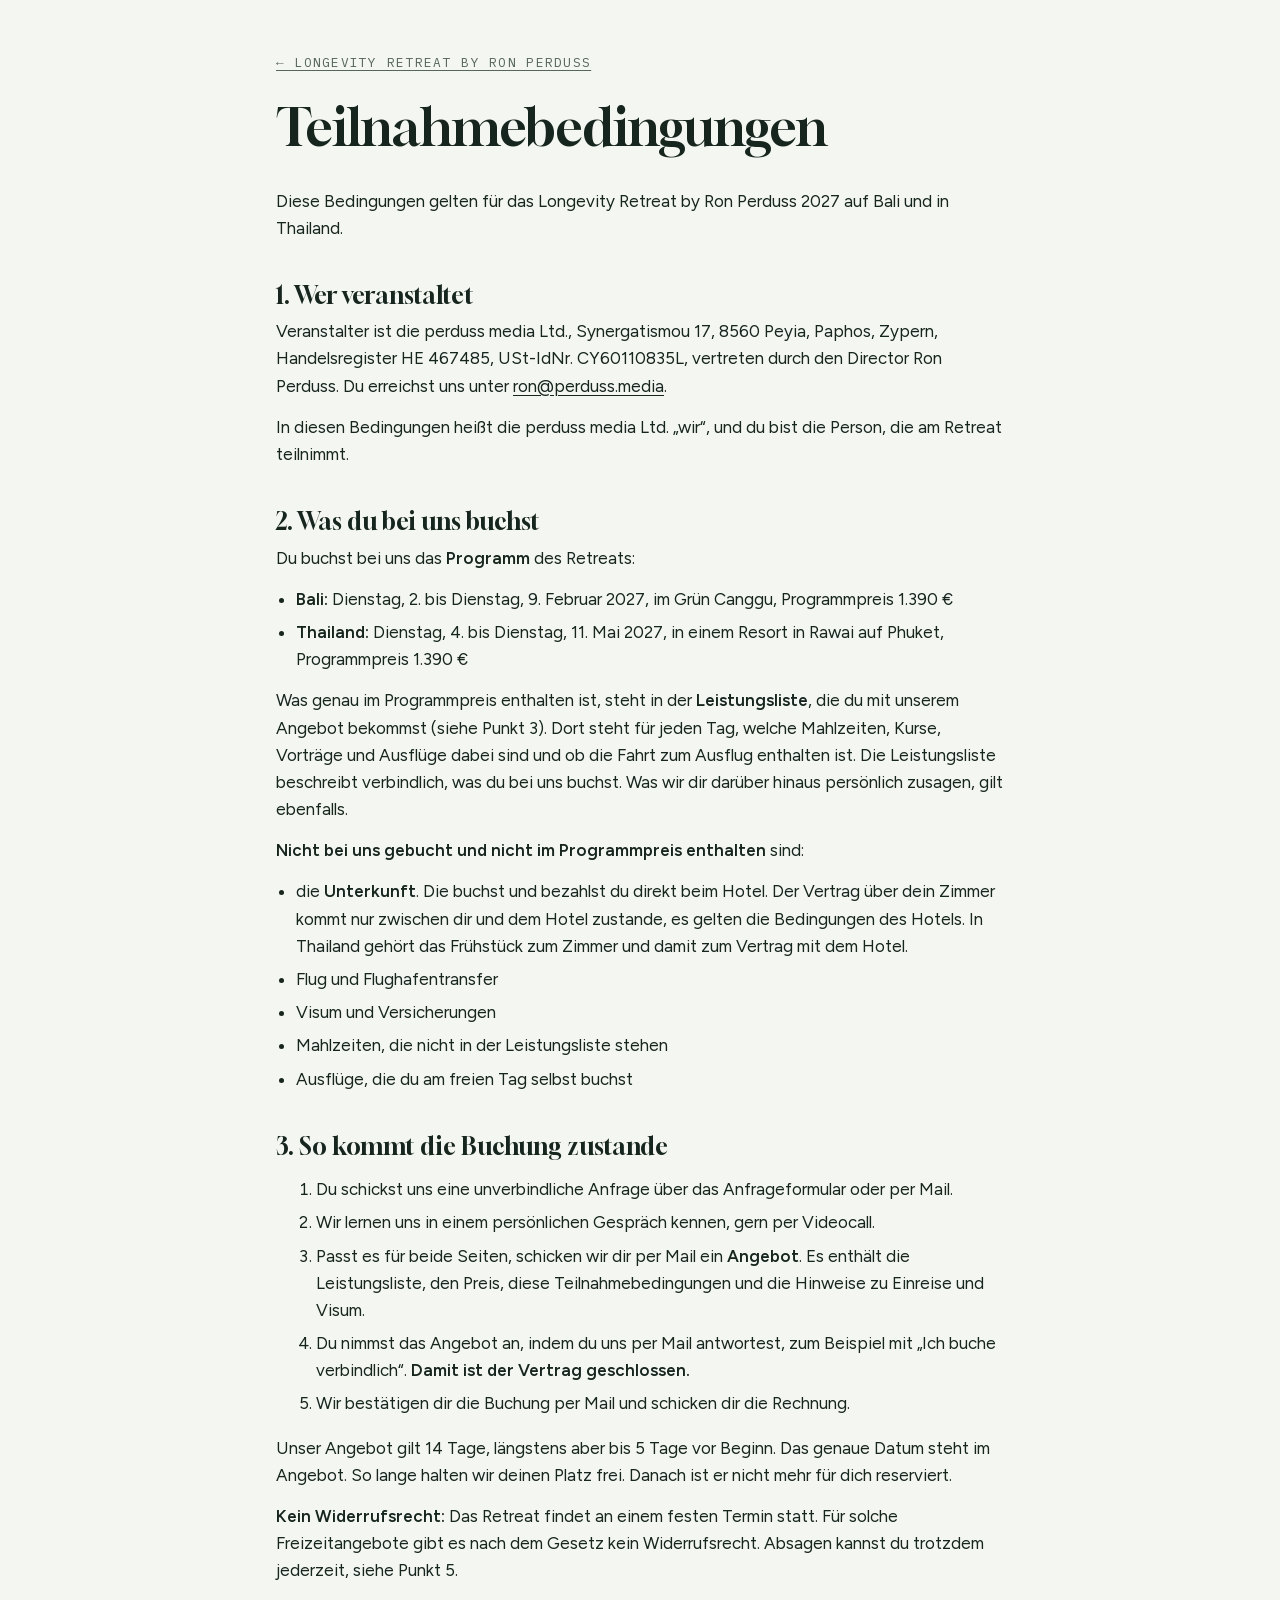
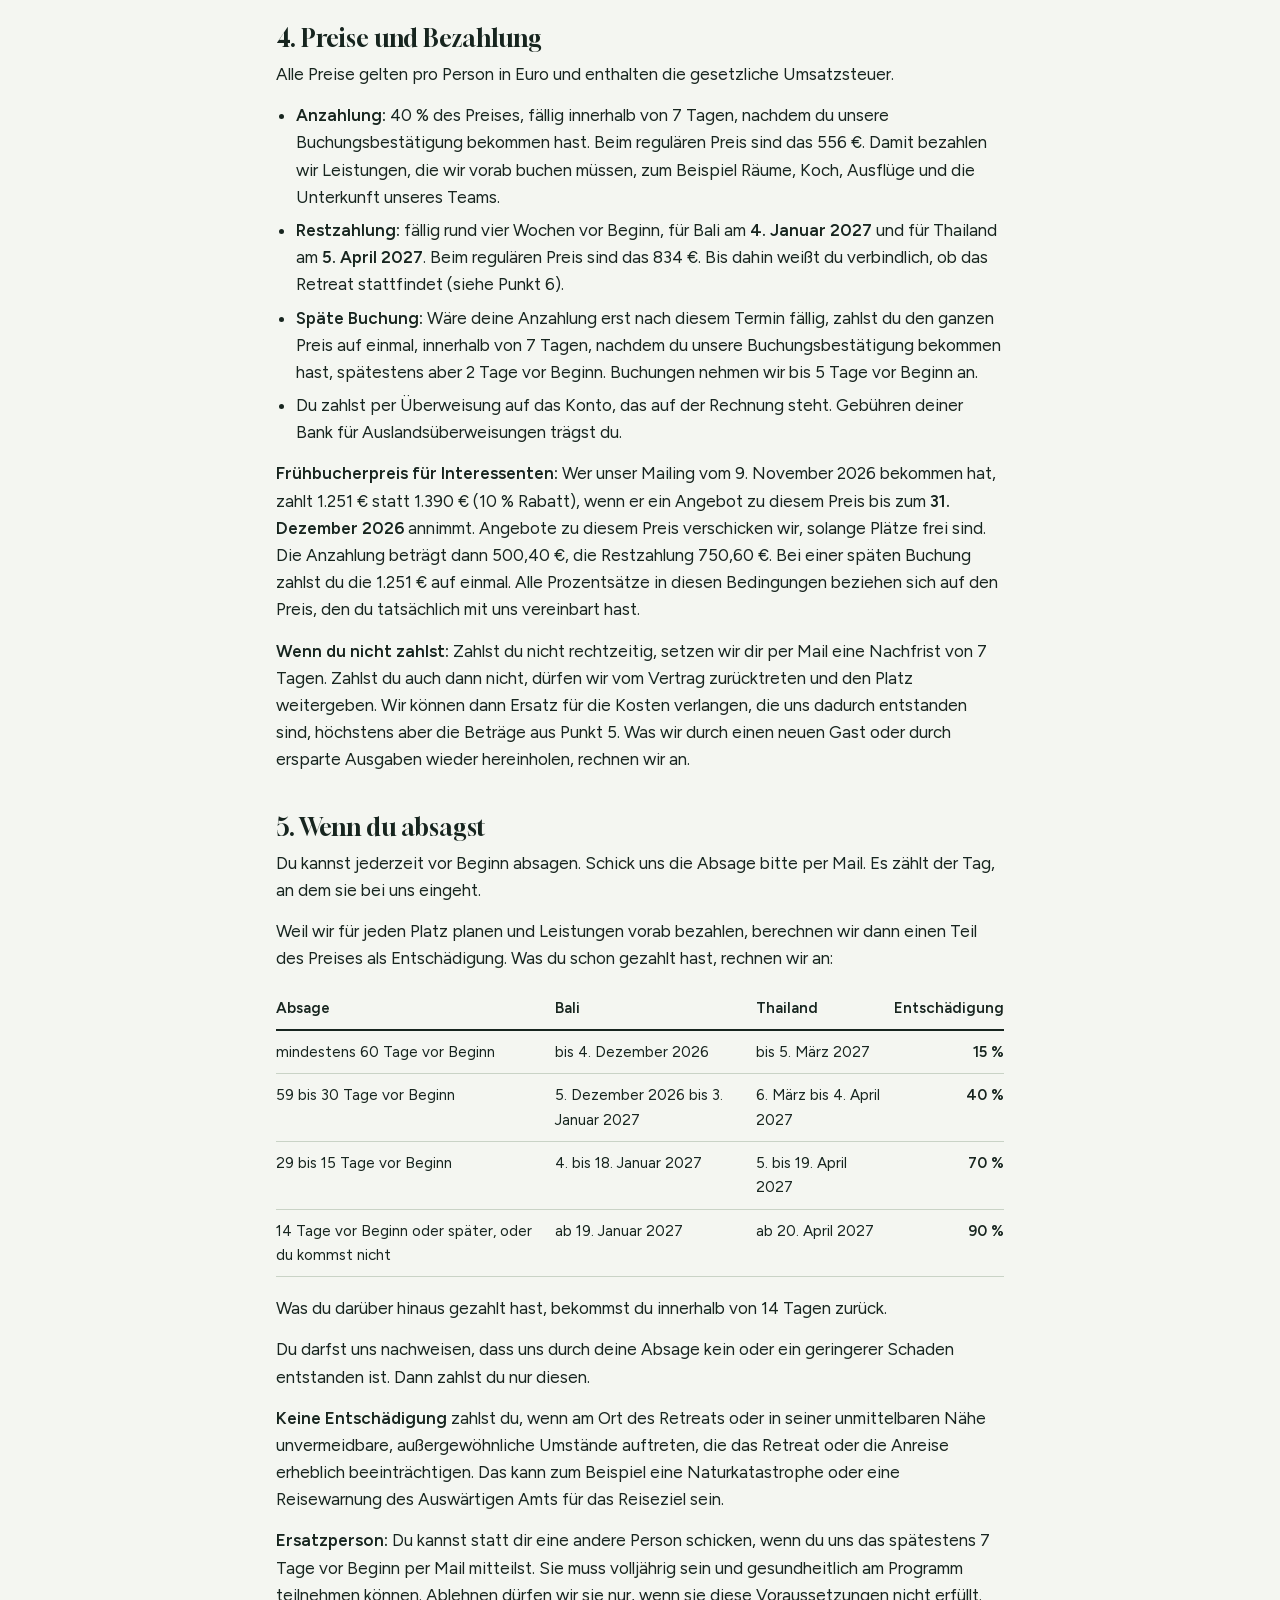
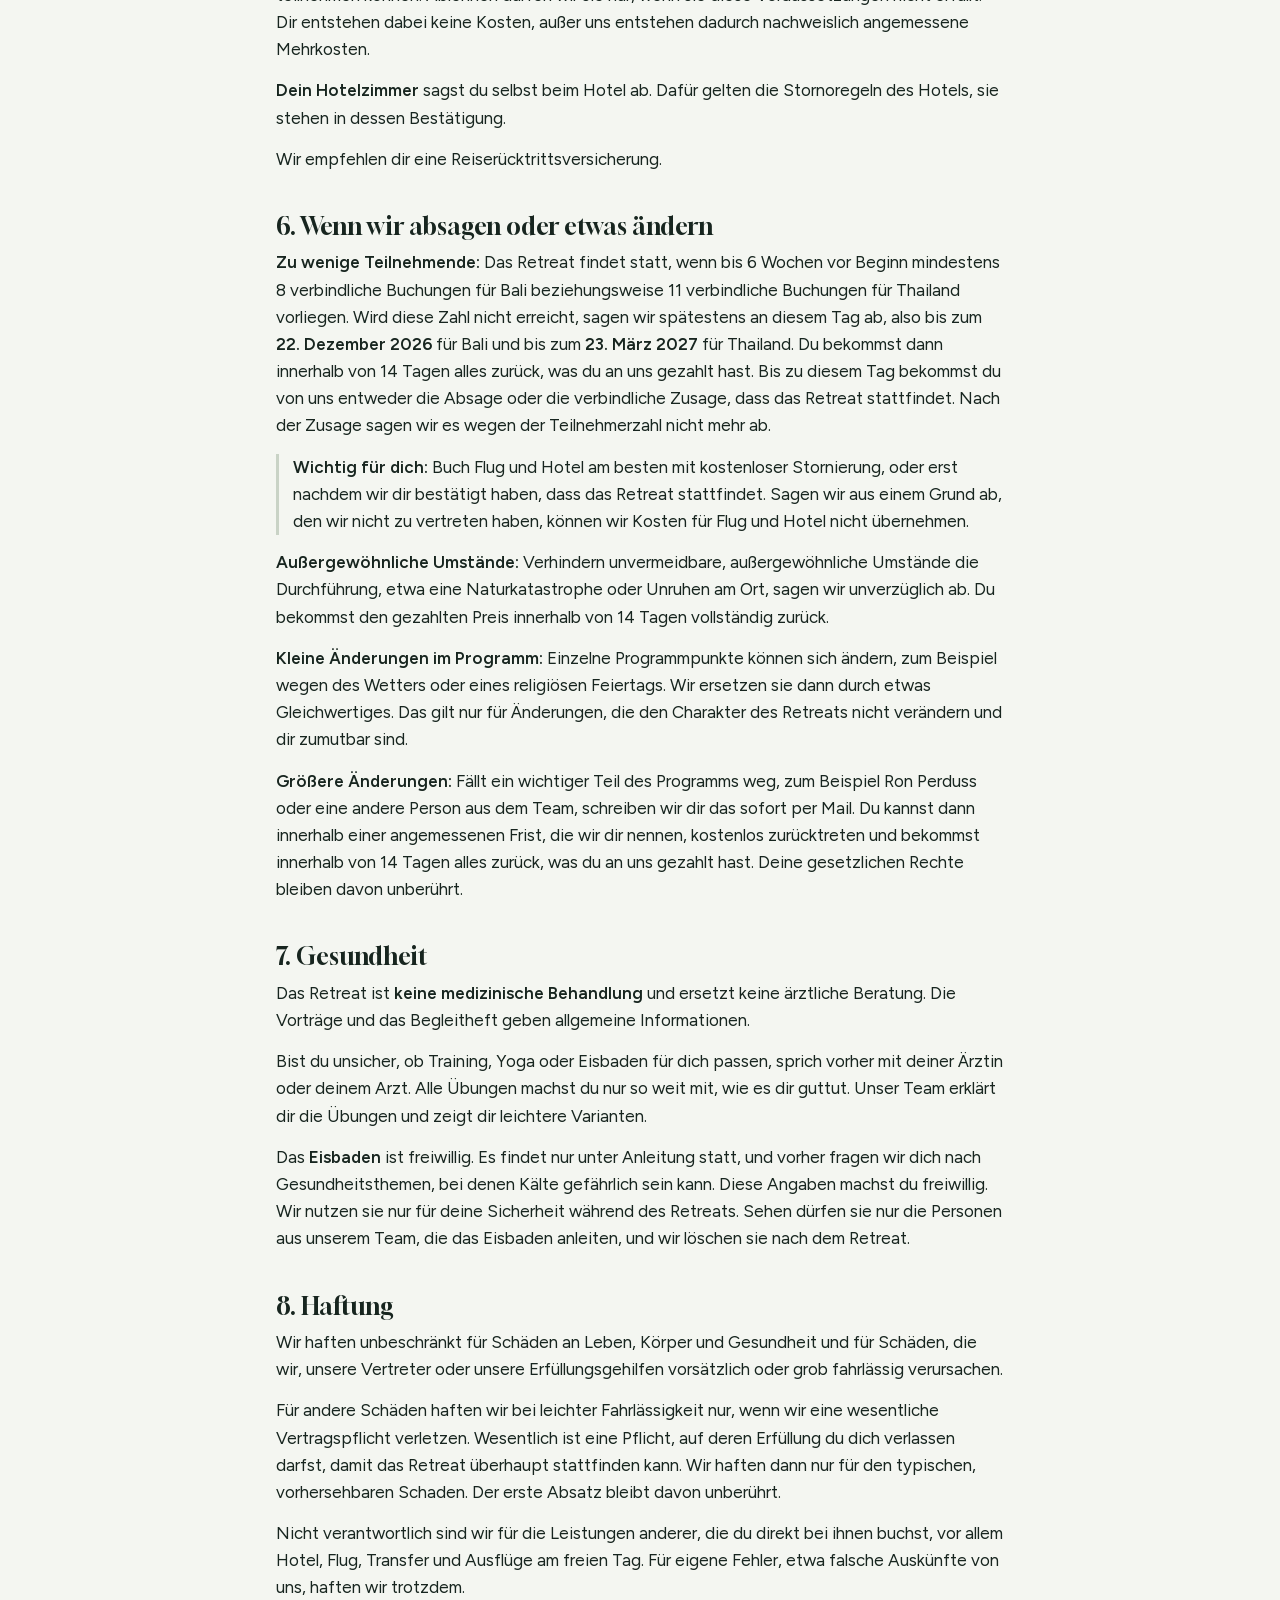
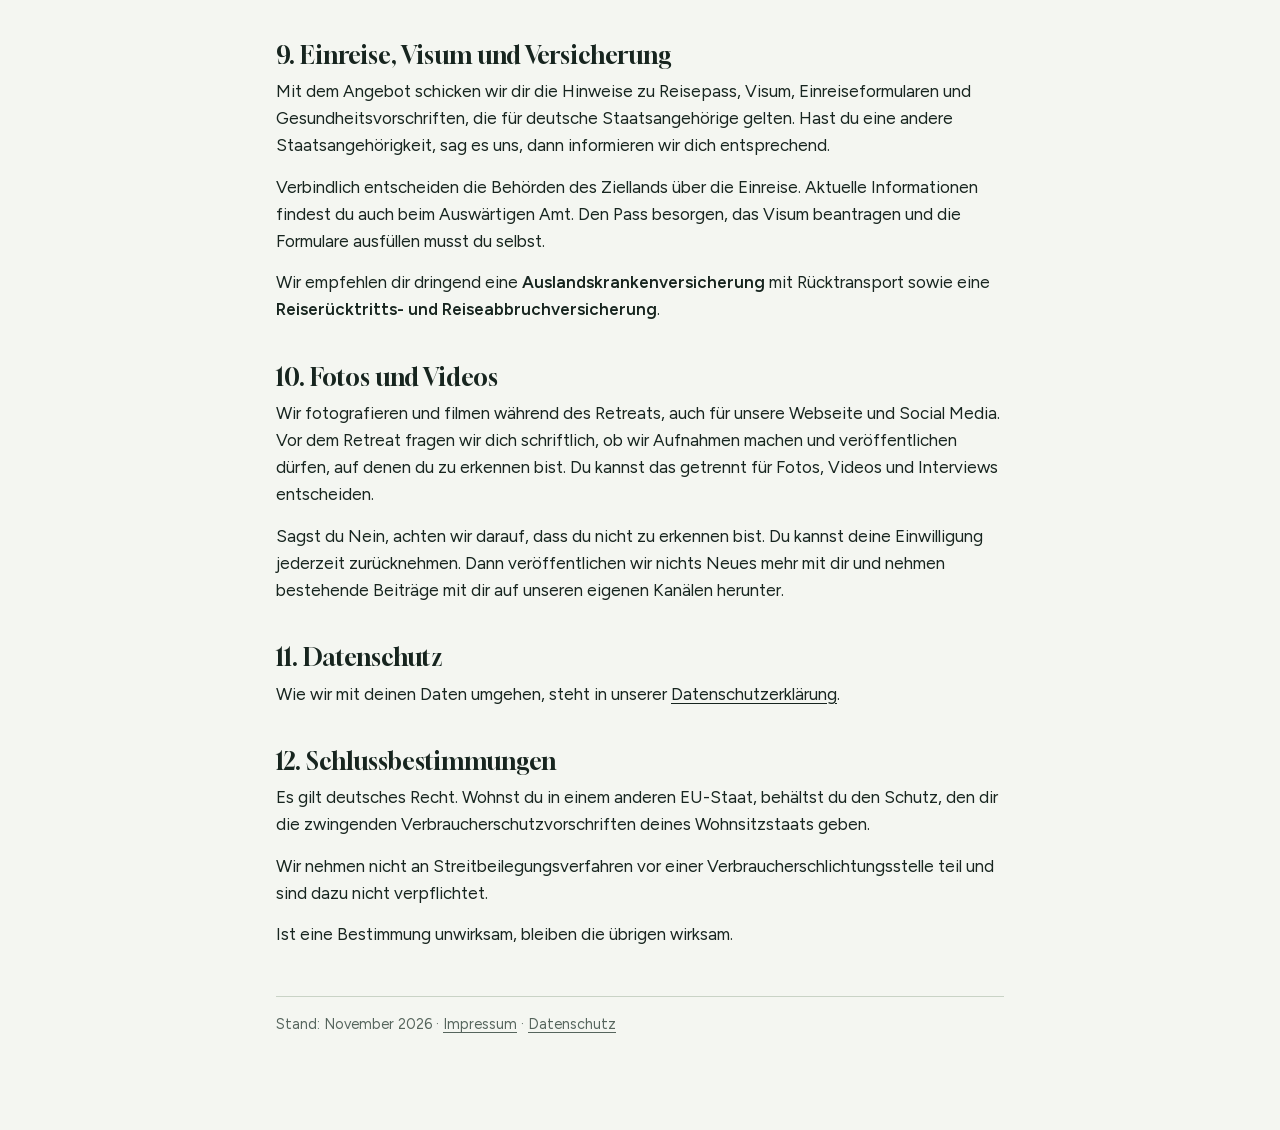
<file: agb.html>
<!doctype html>
<html lang="de">
<head>
<meta charset="utf-8">
<meta name="viewport" content="width=device-width, initial-scale=1">
<title>Teilnahmebedingungen · Longevity Retreat by Ron Perduss</title>
<link rel="icon" href="img/favicon.png">
<link rel="stylesheet" href="fonts/fonts.css">
<style>
:root{--bg:#f4f6f1;--fg:#17251f;--muted:#56655d;--line:#c9d3c6}
@media (prefers-color-scheme: dark){:root{--bg:#101a15;--fg:#e8eee6;--muted:#9fb0a6;--line:#2d3d34;color-scheme:dark}}
*{box-sizing:border-box}
body{background:var(--bg);color:var(--fg);font-family:"Figtree","Helvetica Neue",Arial,sans-serif;font-size:1.0625rem;line-height:1.6;margin:0}
main{max-width:760px;margin:0 auto;padding:48px 16px 80px}
h1,h2{font-family:"Gloock",Georgia,serif;font-weight:400;line-height:1.1}
h1{font-size:clamp(2.2rem,6vw,3.2rem);margin:24px 0 32px;hyphens:auto}
h2{font-size:1.5rem;margin:40px 0 10px}
p{margin:0 0 14px}
a{color:inherit;text-underline-offset:3px}
.back{font-family:"IBM Plex Mono",monospace;font-size:.8rem;letter-spacing:.1em;text-transform:uppercase;color:var(--muted)}
.small{color:var(--muted);font-size:.9rem;margin-top:48px;border-top:1px solid var(--line);padding-top:16px}
ul{margin:0 0 14px;padding-left:1.2em}
li{margin:0 0 6px}
.tablewrap{margin:6px 0 18px}
table{width:100%;border-collapse:collapse;font-size:.95rem}
th,td{text-align:left;vertical-align:top;padding:9px 10px 9px 0;border-bottom:1px solid var(--line)}
th{font-weight:600;border-bottom:2px solid var(--fg)}
td:last-child,th:last-child{text-align:right;white-space:nowrap;padding-right:0;font-weight:600}
@media (max-width:600px){
thead{display:none}
table,tbody,tr,td{display:block;width:100%}
tr{border-bottom:1px solid var(--line);padding:10px 0}
td,td:last-child{border:0;padding:2px 0;text-align:left;white-space:normal}
td:first-child{font-weight:600}
td[data-label]::before{content:attr(data-label) ": ";color:var(--muted)}
}
.note{border-left:3px solid var(--line);padding-left:14px}
</style>
</head>
<body>
<main>
<a class="back" href="index.html">← Longevity Retreat by Ron Perduss</a>
<h1>Teilnahme&shy;bedingungen</h1>
<p>Diese Bedingungen gelten für das Longevity Retreat by Ron Perduss 2027 auf Bali und in Thailand.</p>

<h2>1. Wer veranstaltet</h2>
<p>Veranstalter ist die perduss media Ltd., Synergatismou 17, 8560 Peyia, Paphos, Zypern, Handelsregister HE 467485, USt-IdNr. CY60110835L, vertreten durch den Director Ron Perduss. Du erreichst uns unter <a href="mailto:ron@perduss.media">ron@perduss.media</a>.</p>
<p>In diesen Bedingungen heißt die perduss media Ltd. „wir“, und du bist die Person, die am Retreat teilnimmt.</p>

<h2>2. Was du bei uns buchst</h2>
<p>Du buchst bei uns das <b>Programm</b> des Retreats:</p>
<ul>
<li><b>Bali:</b> Dienstag, 2. bis Dienstag, 9. Februar 2027, im Grün Canggu, Programmpreis 1.390 €</li>
<li><b>Thailand:</b> Dienstag, 4. bis Dienstag, 11. Mai 2027, in einem Resort in Rawai auf Phuket, Programmpreis 1.390 €</li>
</ul>
<p>Was genau im Programmpreis enthalten ist, steht in der <b>Leistungsliste</b>, die du mit unserem Angebot bekommst (siehe Punkt 3). Dort steht für jeden Tag, welche Mahlzeiten, Kurse, Vorträge und Ausflüge dabei sind und ob die Fahrt zum Ausflug enthalten ist. Die Leistungsliste beschreibt verbindlich, was du bei uns buchst. Was wir dir darüber hinaus persönlich zusagen, gilt ebenfalls.</p>
<p><b>Nicht bei uns gebucht und nicht im Programmpreis enthalten</b> sind:</p>
<ul>
<li>die <b>Unterkunft</b>. Die buchst und bezahlst du direkt beim Hotel. Der Vertrag über dein Zimmer kommt nur zwischen dir und dem Hotel zustande, es gelten die Bedingungen des Hotels. In Thailand gehört das Frühstück zum Zimmer und damit zum Vertrag mit dem Hotel.</li>
<li>Flug und Flughafentransfer</li>
<li>Visum und Versicherungen</li>
<li>Mahlzeiten, die nicht in der Leistungsliste stehen</li>
<li>Ausflüge, die du am freien Tag selbst buchst</li>
</ul>

<h2>3. So kommt die Buchung zustande</h2>
<ol>
<li>Du schickst uns eine unverbindliche Anfrage über das Anfrageformular oder per Mail.</li>
<li>Wir lernen uns in einem persönlichen Gespräch kennen, gern per Videocall.</li>
<li>Passt es für beide Seiten, schicken wir dir per Mail ein <b>Angebot</b>. Es enthält die Leistungsliste, den Preis, diese Teilnahmebedingungen und die Hinweise zu Einreise und Visum.</li>
<li>Du nimmst das Angebot an, indem du uns per Mail antwortest, zum Beispiel mit „Ich buche verbindlich“. <b>Damit ist der Vertrag geschlossen.</b></li>
<li>Wir bestätigen dir die Buchung per Mail und schicken dir die Rechnung.</li>
</ol>
<p>Unser Angebot gilt 14 Tage, längstens aber bis 5 Tage vor Beginn. Das genaue Datum steht im Angebot. So lange halten wir deinen Platz frei. Danach ist er nicht mehr für dich reserviert.</p>
<p><b>Kein Widerrufsrecht:</b> Das Retreat findet an einem festen Termin statt. Für solche Freizeitangebote gibt es nach dem Gesetz kein Widerrufsrecht. Absagen kannst du trotzdem jederzeit, siehe Punkt 5.</p>

<h2>4. Preise und Bezahlung</h2>
<p>Alle Preise gelten pro Person in Euro und enthalten die gesetzliche Umsatzsteuer.</p>
<ul>
<li><b>Anzahlung:</b> 40 % des Preises, fällig innerhalb von 7 Tagen, nachdem du unsere Buchungsbestätigung bekommen hast. Beim regulären Preis sind das 556 €. Damit bezahlen wir Leistungen, die wir vorab buchen müssen, zum Beispiel Räume, Koch, Ausflüge und die Unterkunft unseres Teams.</li>
<li><b>Restzahlung:</b> fällig rund vier Wochen vor Beginn, für Bali am <b>4. Januar 2027</b> und für Thailand am <b>5. April 2027</b>. Beim regulären Preis sind das 834 €. Bis dahin weißt du verbindlich, ob das Retreat stattfindet (siehe Punkt 6).</li>
<li><b>Späte Buchung:</b> Wäre deine Anzahlung erst nach diesem Termin fällig, zahlst du den ganzen Preis auf einmal, innerhalb von 7 Tagen, nachdem du unsere Buchungsbestätigung bekommen hast, spätestens aber 2 Tage vor Beginn. Buchungen nehmen wir bis 5 Tage vor Beginn an.</li>
<li>Du zahlst per Überweisung auf das Konto, das auf der Rechnung steht. Gebühren deiner Bank für Auslandsüberweisungen trägst du.</li>
</ul>
<p><b>Frühbucherpreis für Interessenten:</b> Wer unser Mailing vom 9. November 2026 bekommen hat, zahlt 1.251 € statt 1.390 € (10 % Rabatt), wenn er ein Angebot zu diesem Preis bis zum <b>31. Dezember 2026</b> annimmt. Angebote zu diesem Preis verschicken wir, solange Plätze frei sind. Die Anzahlung beträgt dann 500,40 €, die Restzahlung 750,60 €. Bei einer späten Buchung zahlst du die 1.251 € auf einmal. Alle Prozentsätze in diesen Bedingungen beziehen sich auf den Preis, den du tatsächlich mit uns vereinbart hast.</p>
<p><b>Wenn du nicht zahlst:</b> Zahlst du nicht rechtzeitig, setzen wir dir per Mail eine Nachfrist von 7 Tagen. Zahlst du auch dann nicht, dürfen wir vom Vertrag zurücktreten und den Platz weitergeben. Wir können dann Ersatz für die Kosten verlangen, die uns dadurch entstanden sind, höchstens aber die Beträge aus Punkt 5. Was wir durch einen neuen Gast oder durch ersparte Ausgaben wieder hereinholen, rechnen wir an.</p>

<h2>5. Wenn du absagst</h2>
<p>Du kannst jederzeit vor Beginn absagen. Schick uns die Absage bitte per Mail. Es zählt der Tag, an dem sie bei uns eingeht.</p>
<p>Weil wir für jeden Platz planen und Leistungen vorab bezahlen, berechnen wir dann einen Teil des Preises als Entschädigung. Was du schon gezahlt hast, rechnen wir an:</p>
<div class="tablewrap"><table>
<thead><tr><th scope="col">Absage</th><th scope="col">Bali</th><th scope="col">Thailand</th><th scope="col">Entschädigung</th></tr></thead>
<tbody>
<tr><td>mindestens 60 Tage vor Beginn</td><td data-label="Bali">bis 4. Dezember 2026</td><td data-label="Thailand">bis 5. März 2027</td><td data-label="Entschädigung">15 %</td></tr>
<tr><td>59 bis 30 Tage vor Beginn</td><td data-label="Bali">5. Dezember 2026 bis 3. Januar 2027</td><td data-label="Thailand">6. März bis 4. April 2027</td><td data-label="Entschädigung">40 %</td></tr>
<tr><td>29 bis 15 Tage vor Beginn</td><td data-label="Bali">4. bis 18. Januar 2027</td><td data-label="Thailand">5. bis 19. April 2027</td><td data-label="Entschädigung">70 %</td></tr>
<tr><td>14 Tage vor Beginn oder später, oder du kommst nicht</td><td data-label="Bali">ab 19. Januar 2027</td><td data-label="Thailand">ab 20. April 2027</td><td data-label="Entschädigung">90 %</td></tr>
</tbody>
</table></div>
<p>Was du darüber hinaus gezahlt hast, bekommst du innerhalb von 14 Tagen zurück.</p>
<p>Du darfst uns nachweisen, dass uns durch deine Absage kein oder ein geringerer Schaden entstanden ist. Dann zahlst du nur diesen.</p>
<p><b>Keine Entschädigung</b> zahlst du, wenn am Ort des Retreats oder in seiner unmittelbaren Nähe unvermeidbare, außergewöhnliche Umstände auftreten, die das Retreat oder die Anreise erheblich beeinträchtigen. Das kann zum Beispiel eine Naturkatastrophe oder eine Reisewarnung des Auswärtigen Amts für das Reiseziel sein.</p>
<p><b>Ersatzperson:</b> Du kannst statt dir eine andere Person schicken, wenn du uns das spätestens 7 Tage vor Beginn per Mail mitteilst. Sie muss volljährig sein und gesundheitlich am Programm teilnehmen können. Ablehnen dürfen wir sie nur, wenn sie diese Voraussetzungen nicht erfüllt. Dir entstehen dabei keine Kosten, außer uns entstehen dadurch nachweislich angemessene Mehrkosten.</p>
<p><b>Dein Hotelzimmer</b> sagst du selbst beim Hotel ab. Dafür gelten die Stornoregeln des Hotels, sie stehen in dessen Bestätigung.</p>
<p>Wir empfehlen dir eine Reiserücktrittsversicherung.</p>

<h2>6. Wenn wir absagen oder etwas ändern</h2>
<p><b>Zu wenige Teilnehmende:</b> Das Retreat findet statt, wenn bis 6 Wochen vor Beginn mindestens 8 verbindliche Buchungen für Bali beziehungsweise 11 verbindliche Buchungen für Thailand vorliegen. Wird diese Zahl nicht erreicht, sagen wir spätestens an diesem Tag ab, also bis zum <b>22. Dezember 2026</b> für Bali und bis zum <b>23. März 2027</b> für Thailand. Du bekommst dann innerhalb von 14 Tagen alles zurück, was du an uns gezahlt hast. Bis zu diesem Tag bekommst du von uns entweder die Absage oder die verbindliche Zusage, dass das Retreat stattfindet. Nach der Zusage sagen wir es wegen der Teilnehmerzahl nicht mehr ab.</p>
<p class="note"><b>Wichtig für dich:</b> Buch Flug und Hotel am besten mit kostenloser Stornierung, oder erst nachdem wir dir bestätigt haben, dass das Retreat stattfindet. Sagen wir aus einem Grund ab, den wir nicht zu vertreten haben, können wir Kosten für Flug und Hotel nicht übernehmen.</p>
<p><b>Außergewöhnliche Umstände:</b> Verhindern unvermeidbare, außergewöhnliche Umstände die Durchführung, etwa eine Naturkatastrophe oder Unruhen am Ort, sagen wir unverzüglich ab. Du bekommst den gezahlten Preis innerhalb von 14 Tagen vollständig zurück.</p>
<p><b>Kleine Änderungen im Programm:</b> Einzelne Programmpunkte können sich ändern, zum Beispiel wegen des Wetters oder eines religiösen Feiertags. Wir ersetzen sie dann durch etwas Gleichwertiges. Das gilt nur für Änderungen, die den Charakter des Retreats nicht verändern und dir zumutbar sind.</p>
<p><b>Größere Änderungen:</b> Fällt ein wichtiger Teil des Programms weg, zum Beispiel Ron Perduss oder eine andere Person aus dem Team, schreiben wir dir das sofort per Mail. Du kannst dann innerhalb einer angemessenen Frist, die wir dir nennen, kostenlos zurücktreten und bekommst innerhalb von 14 Tagen alles zurück, was du an uns gezahlt hast. Deine gesetzlichen Rechte bleiben davon unberührt.</p>

<h2>7. Gesundheit</h2>
<p>Das Retreat ist <b>keine medizinische Behandlung</b> und ersetzt keine ärztliche Beratung. Die Vorträge und das Begleitheft geben allgemeine Informationen.</p>
<p>Bist du unsicher, ob Training, Yoga oder Eisbaden für dich passen, sprich vorher mit deiner Ärztin oder deinem Arzt. Alle Übungen machst du nur so weit mit, wie es dir guttut. Unser Team erklärt dir die Übungen und zeigt dir leichtere Varianten.</p>
<p>Das <b>Eisbaden</b> ist freiwillig. Es findet nur unter Anleitung statt, und vorher fragen wir dich nach Gesundheitsthemen, bei denen Kälte gefährlich sein kann. Diese Angaben machst du freiwillig. Wir nutzen sie nur für deine Sicherheit während des Retreats. Sehen dürfen sie nur die Personen aus unserem Team, die das Eisbaden anleiten, und wir löschen sie nach dem Retreat.</p>

<h2>8. Haftung</h2>
<p>Wir haften unbeschränkt für Schäden an Leben, Körper und Gesundheit und für Schäden, die wir, unsere Vertreter oder unsere Erfüllungsgehilfen vorsätzlich oder grob fahrlässig verursachen.</p>
<p>Für andere Schäden haften wir bei leichter Fahrlässigkeit nur, wenn wir eine wesentliche Vertragspflicht verletzen. Wesentlich ist eine Pflicht, auf deren Erfüllung du dich verlassen darfst, damit das Retreat überhaupt stattfinden kann. Wir haften dann nur für den typischen, vorhersehbaren Schaden. Der erste Absatz bleibt davon unberührt.</p>
<p>Nicht verantwortlich sind wir für die Leistungen anderer, die du direkt bei ihnen buchst, vor allem Hotel, Flug, Transfer und Ausflüge am freien Tag. Für eigene Fehler, etwa falsche Auskünfte von uns, haften wir trotzdem.</p>

<h2>9. Einreise, Visum und Versicherung</h2>
<p>Mit dem Angebot schicken wir dir die Hinweise zu Reisepass, Visum, Einreiseformularen und Gesundheitsvorschriften, die für deutsche Staatsangehörige gelten. Hast du eine andere Staatsangehörigkeit, sag es uns, dann informieren wir dich entsprechend.</p>
<p>Verbindlich entscheiden die Behörden des Ziellands über die Einreise. Aktuelle Informationen findest du auch beim Auswärtigen Amt. Den Pass besorgen, das Visum beantragen und die Formulare ausfüllen musst du selbst.</p>
<p>Wir empfehlen dir dringend eine <b>Auslandskrankenversicherung</b> mit Rücktransport sowie eine <b>Reiserücktritts- und Reiseabbruchversicherung</b>.</p>

<h2>10. Fotos und Videos</h2>
<p>Wir fotografieren und filmen während des Retreats, auch für unsere Webseite und Social Media. Vor dem Retreat fragen wir dich schriftlich, ob wir Aufnahmen machen und veröffentlichen dürfen, auf denen du zu erkennen bist. Du kannst das getrennt für Fotos, Videos und Interviews entscheiden.</p>
<p>Sagst du Nein, achten wir darauf, dass du nicht zu erkennen bist. Du kannst deine Einwilligung jederzeit zurücknehmen. Dann veröffentlichen wir nichts Neues mehr mit dir und nehmen bestehende Beiträge mit dir auf unseren eigenen Kanälen herunter.</p>

<h2>11. Datenschutz</h2>
<p>Wie wir mit deinen Daten umgehen, steht in unserer <a href="datenschutz.html">Datenschutzerklärung</a>.</p>

<h2>12. Schlussbestimmungen</h2>
<p>Es gilt deutsches Recht. Wohnst du in einem anderen EU-Staat, behältst du den Schutz, den dir die zwingenden Verbraucherschutzvorschriften deines Wohnsitzstaats geben.</p>
<p>Wir nehmen nicht an Streitbeilegungsverfahren vor einer Verbraucherschlichtungsstelle teil und sind dazu nicht verpflichtet.</p>
<p>Ist eine Bestimmung unwirksam, bleiben die übrigen wirksam.</p>

<p class="small">Stand: November 2026 · <a href="impressum.html">Impressum</a> · <a href="datenschutz.html">Datenschutz</a></p>
</main>
</body>
</html>
</file>
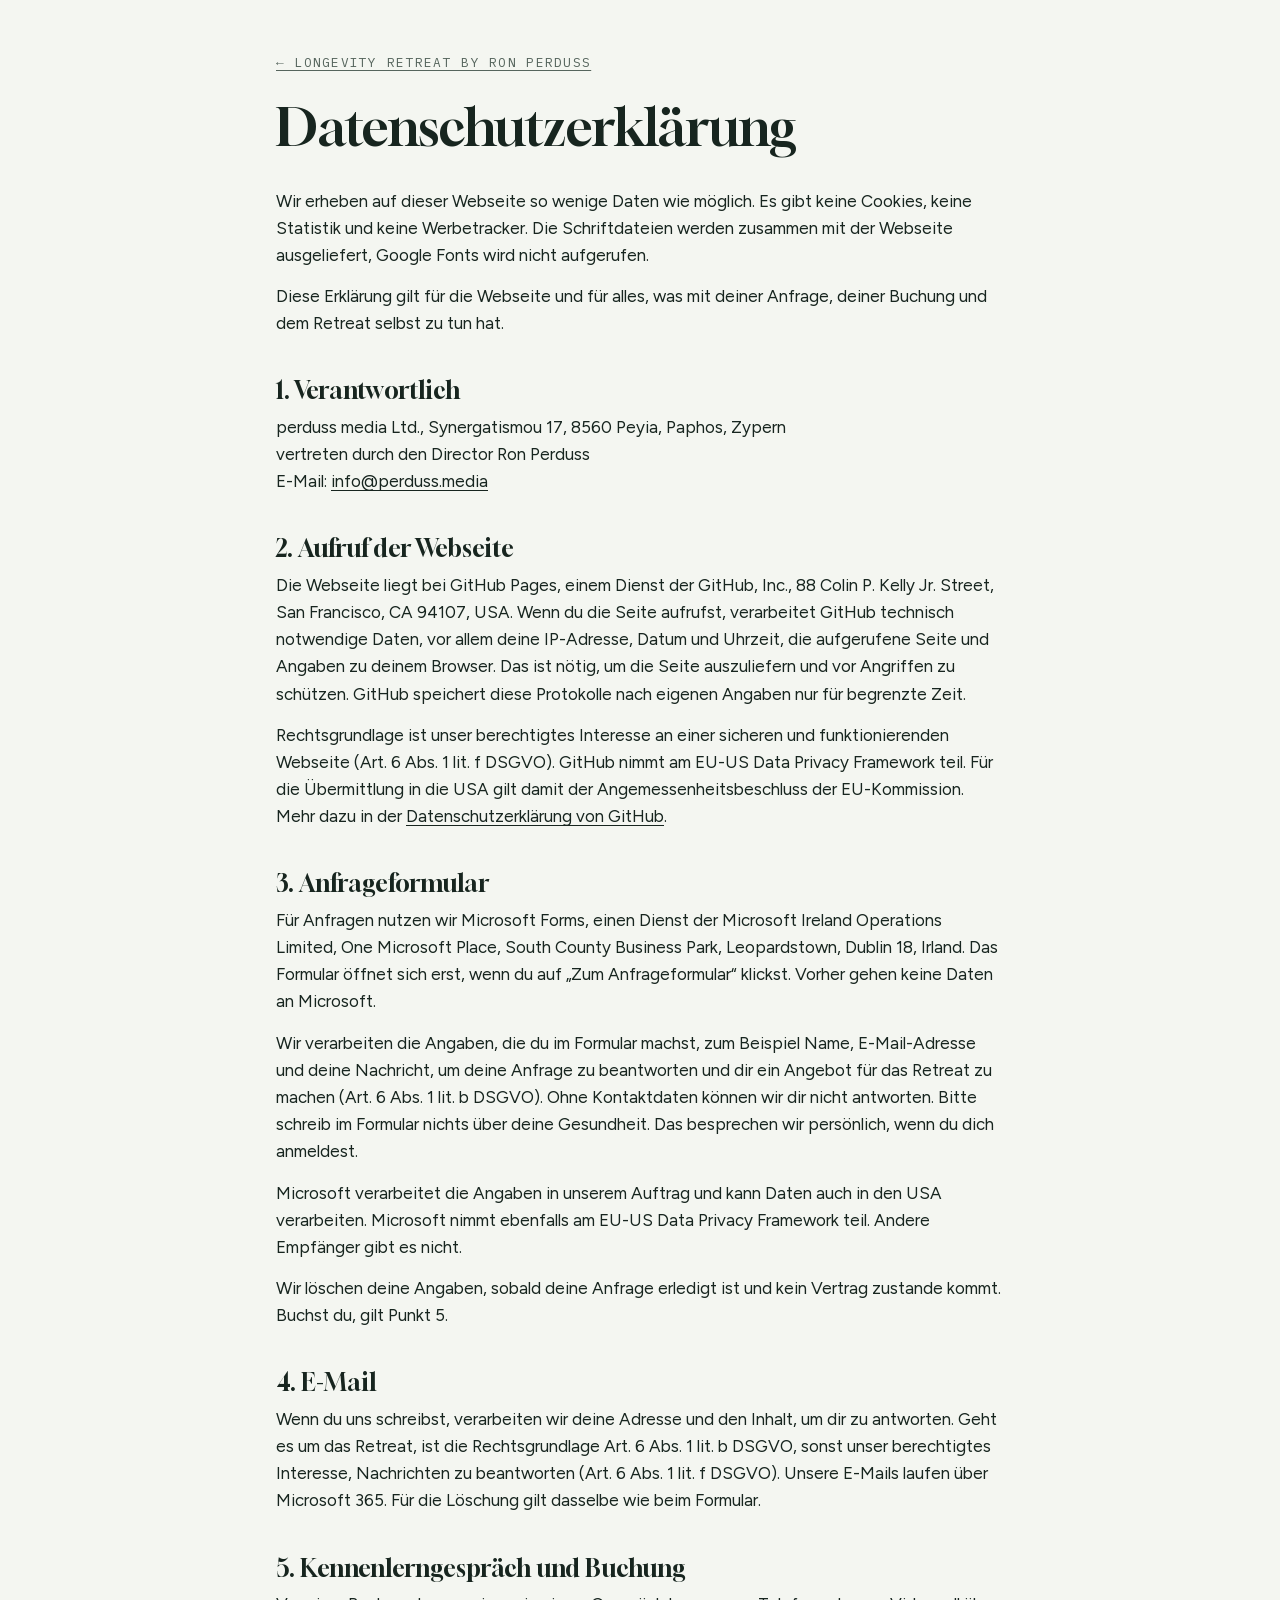
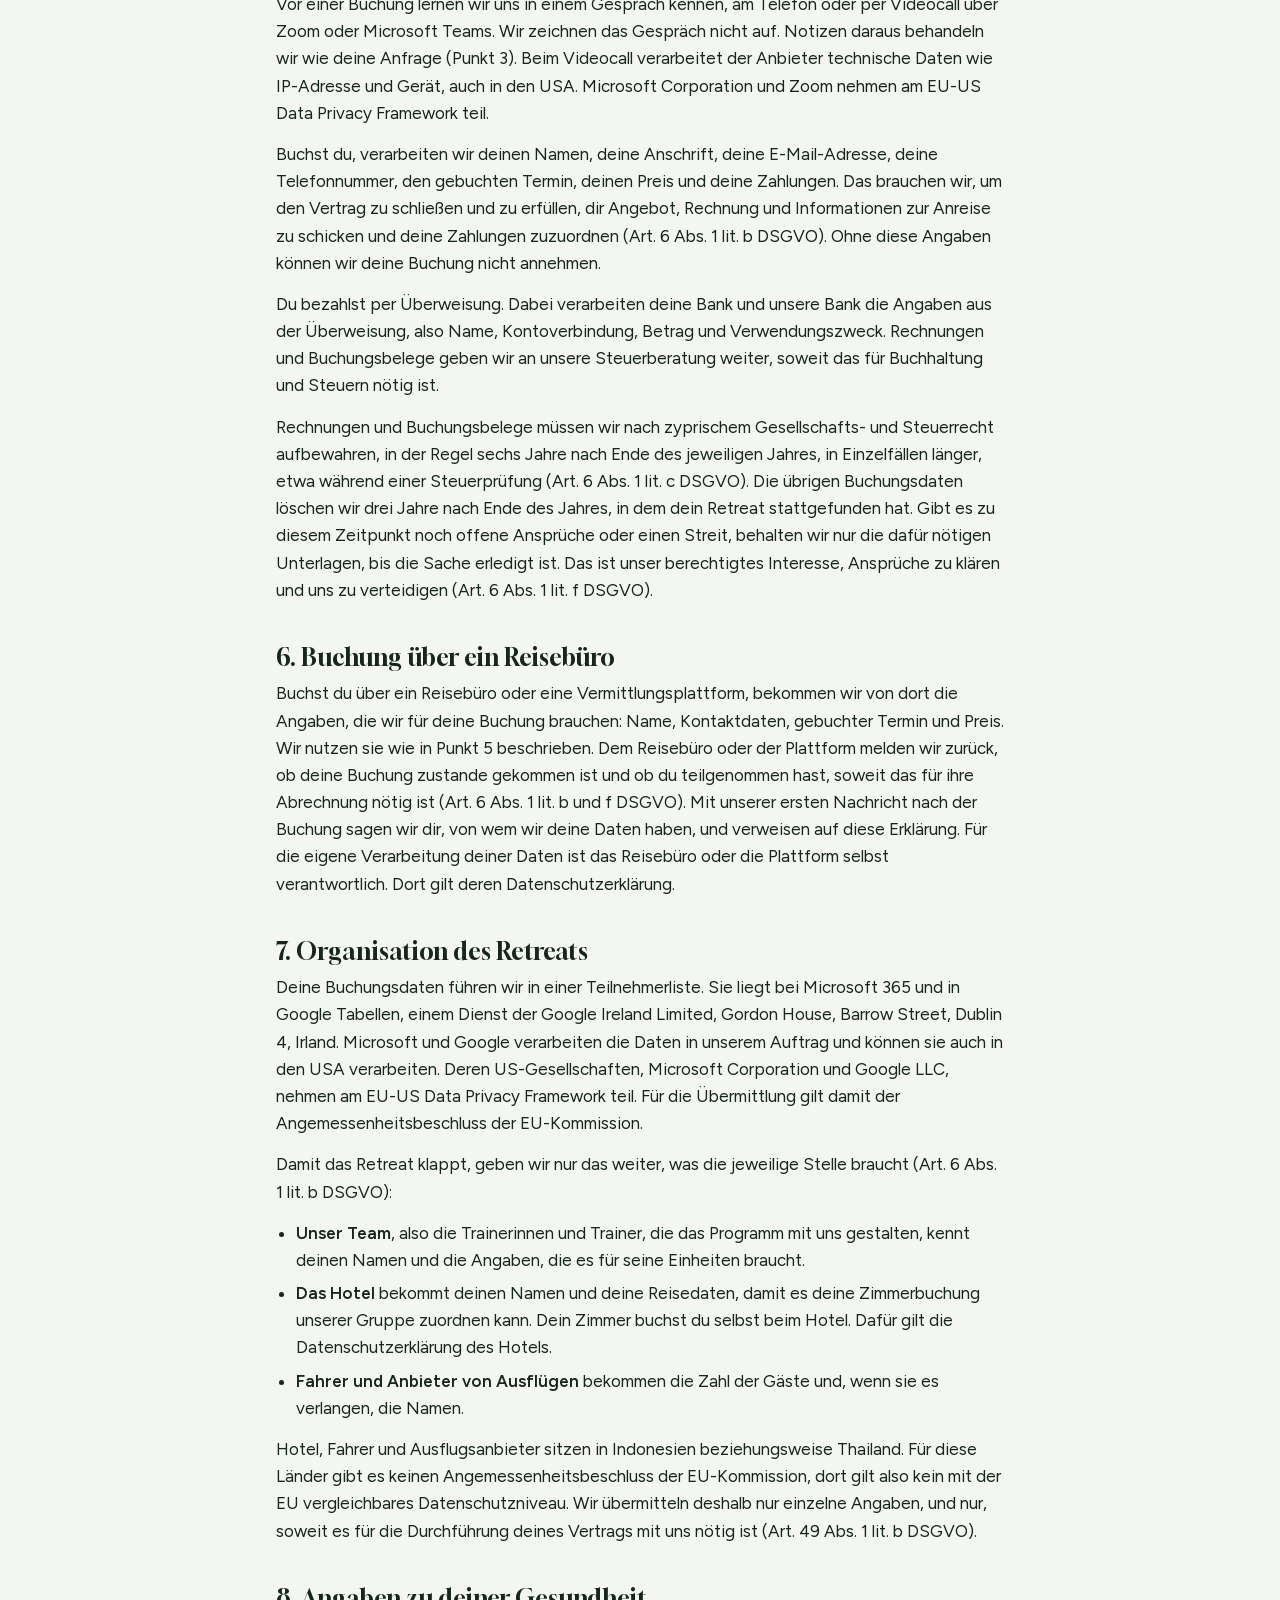
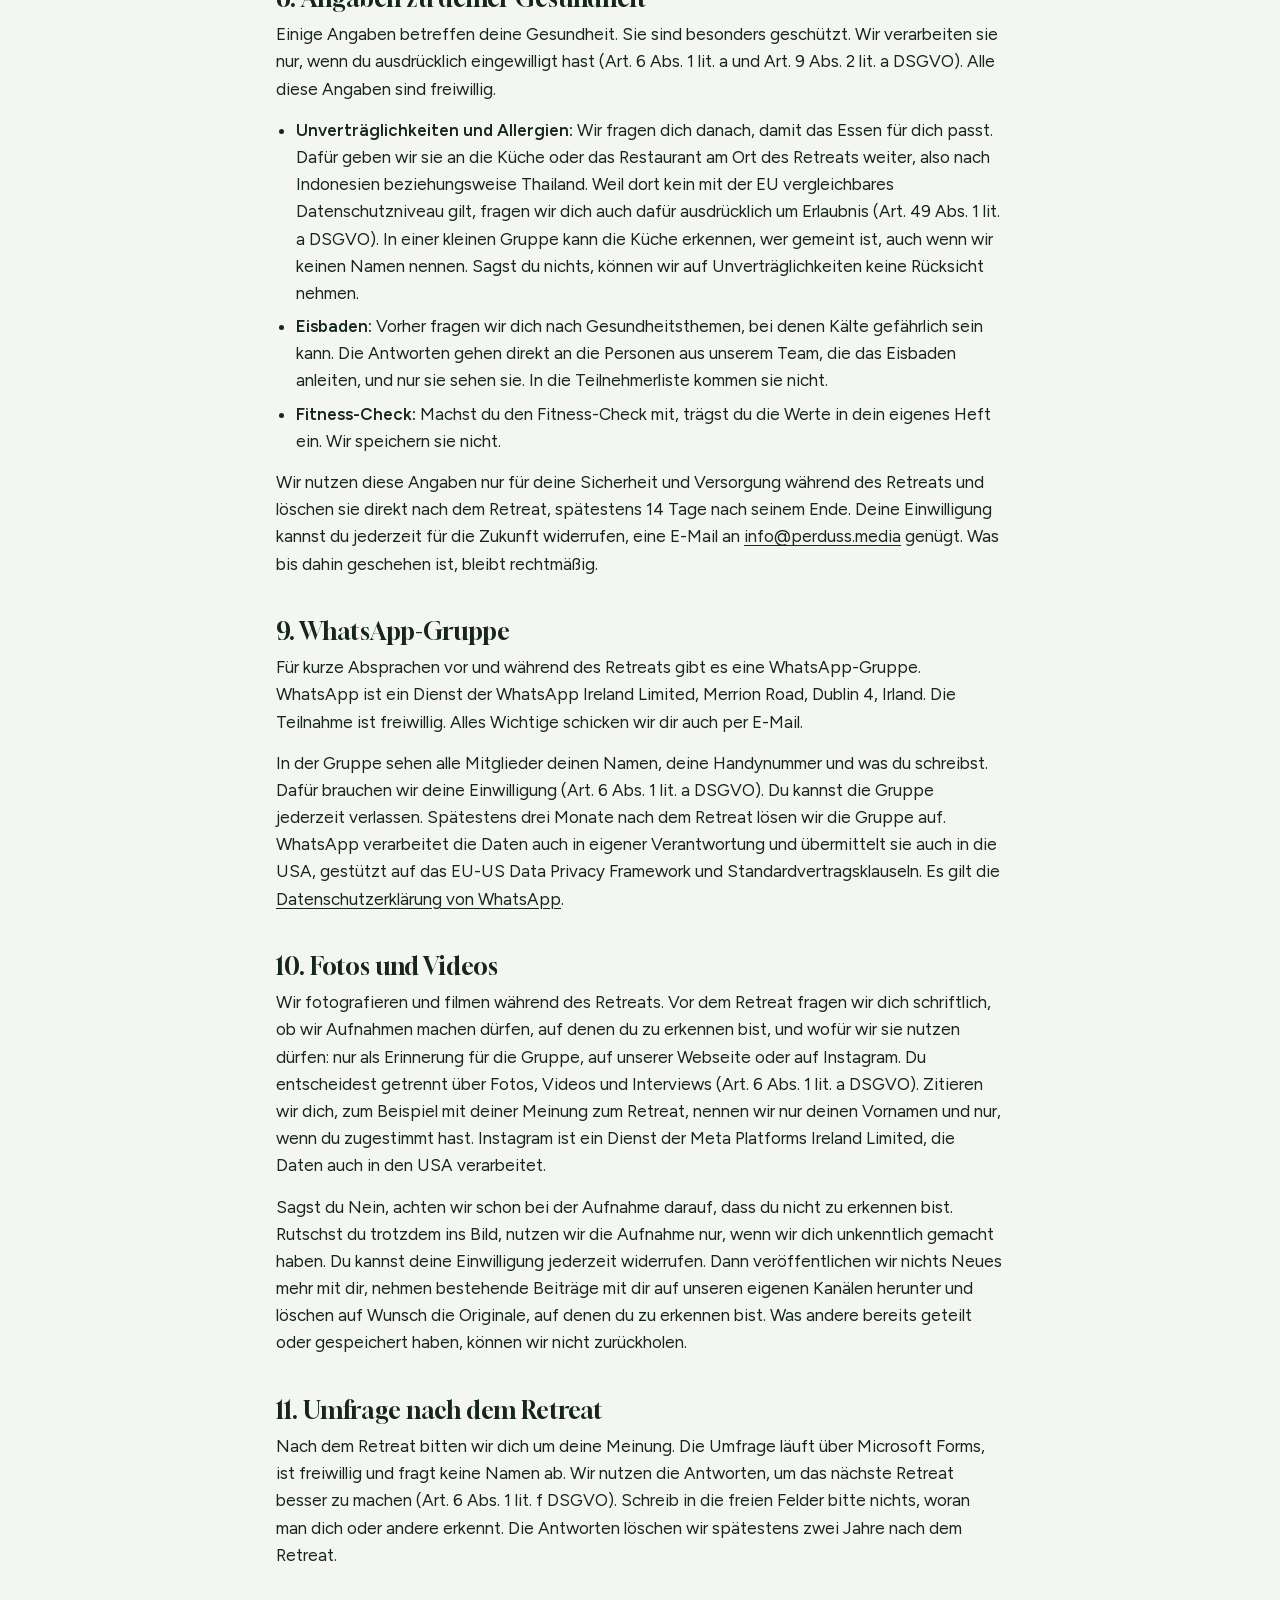
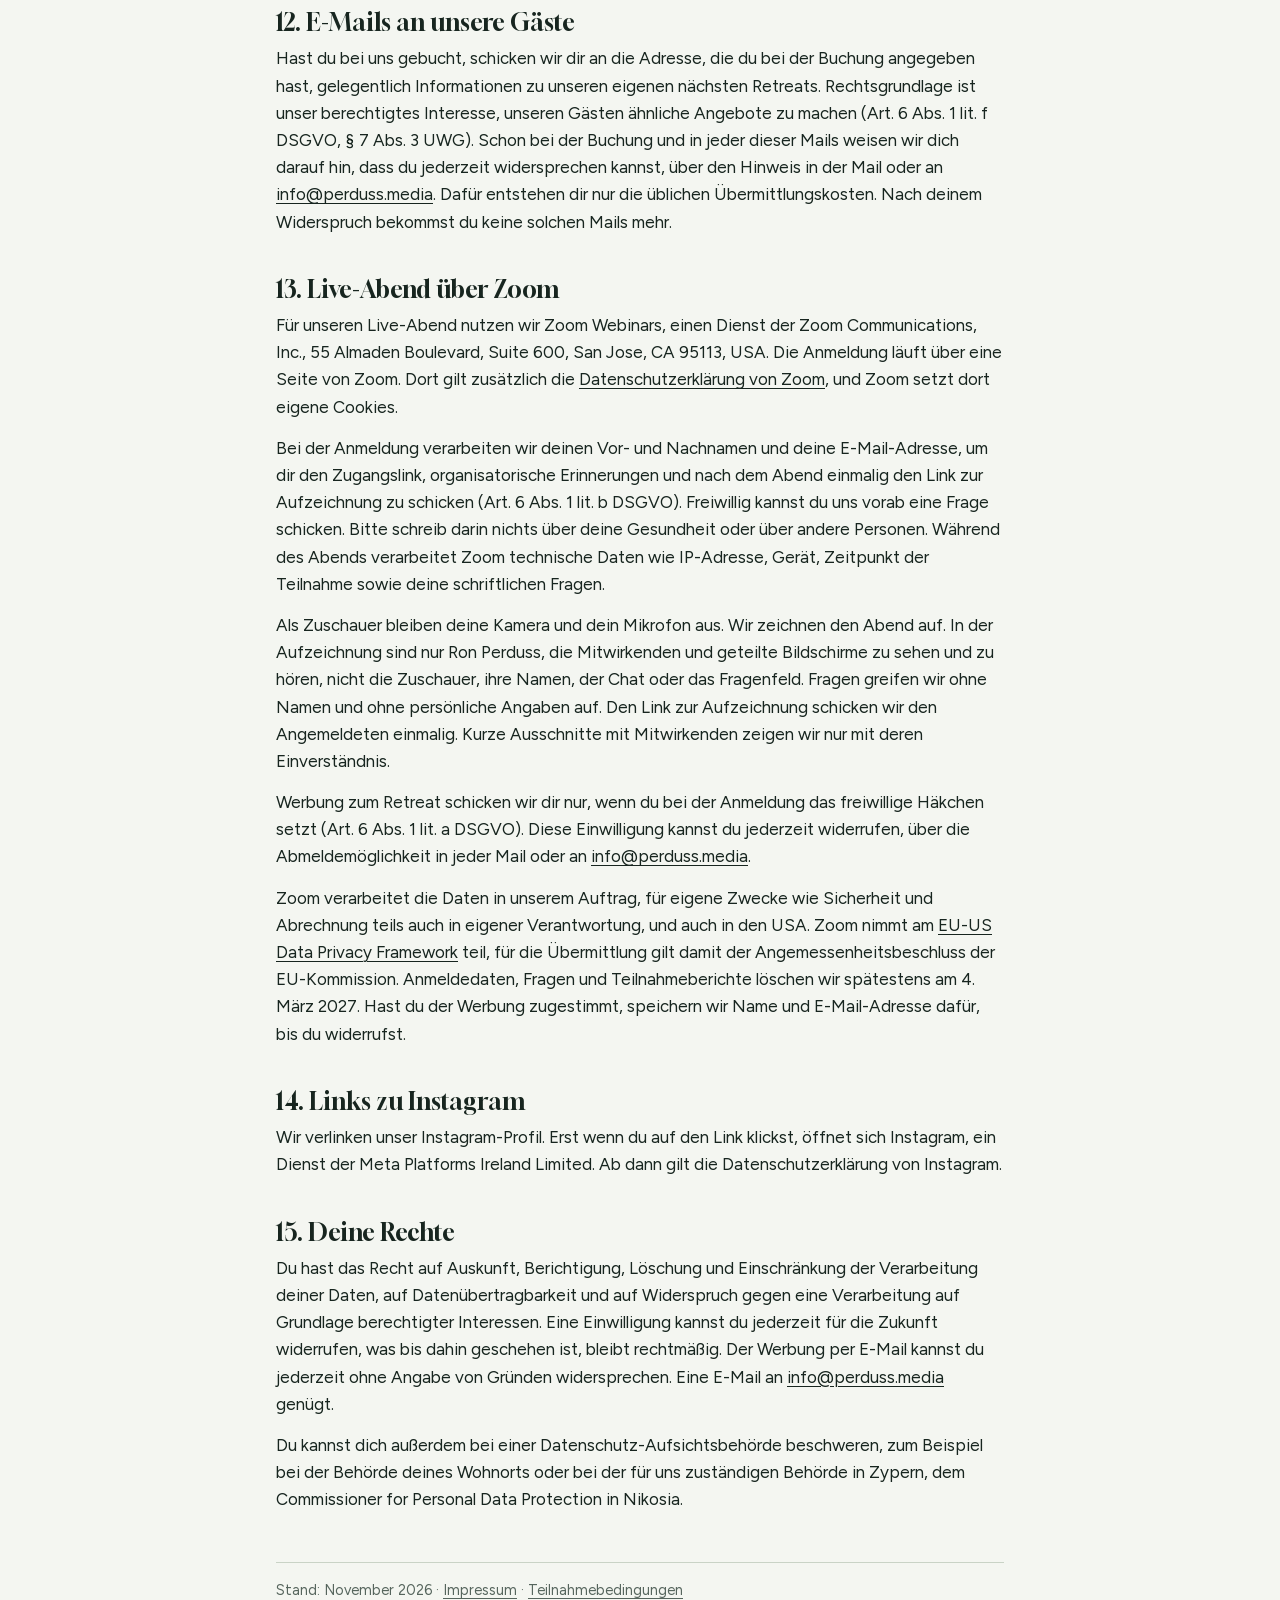
<file: datenschutz.html>
<!doctype html>
<html lang="de">
<head>
<meta charset="utf-8">
<meta name="viewport" content="width=device-width, initial-scale=1">
<title>Datenschutz · Longevity Retreat by Ron Perduss</title>
<link rel="icon" href="img/favicon.png">
<link rel="stylesheet" href="fonts/fonts.css">
<style>
:root{--bg:#f4f6f1;--fg:#17251f;--muted:#56655d;--line:#c9d3c6}
@media (prefers-color-scheme: dark){:root{--bg:#101a15;--fg:#e8eee6;--muted:#9fb0a6;--line:#2d3d34;color-scheme:dark}}
*{box-sizing:border-box}
body{background:var(--bg);color:var(--fg);font-family:"Figtree","Helvetica Neue",Arial,sans-serif;font-size:1.0625rem;line-height:1.6;margin:0}
main{max-width:760px;margin:0 auto;padding:48px 16px 80px}
h1,h2{font-family:"Gloock",Georgia,serif;font-weight:400;line-height:1.1}
h1{font-size:clamp(2.2rem,6vw,3.2rem);margin:24px 0 32px;hyphens:auto}
h2{font-size:1.5rem;margin:40px 0 10px}
p{margin:0 0 14px}
ul{margin:0 0 14px;padding-left:1.2em}
li{margin:0 0 6px}
a{color:inherit;text-underline-offset:3px}
.back{font-family:"IBM Plex Mono",monospace;font-size:.8rem;letter-spacing:.1em;text-transform:uppercase;color:var(--muted)}
.small{color:var(--muted);font-size:.9rem;margin-top:48px;border-top:1px solid var(--line);padding-top:16px}
</style>
</head>
<body>
<main>
<a class="back" href="index.html">← Longevity Retreat by Ron Perduss</a>
<h1>Datenschutz&shy;erklärung</h1>
<p>Wir erheben auf dieser Webseite so wenige Daten wie möglich. Es gibt keine Cookies, keine Statistik und keine Werbetracker. Die Schriftdateien werden zusammen mit der Webseite ausgeliefert, Google Fonts wird nicht aufgerufen.</p>
<p>Diese Erklärung gilt für die Webseite und für alles, was mit deiner Anfrage, deiner Buchung und dem Retreat selbst zu tun hat.</p>

<h2>1. Verantwortlich</h2>
<p>perduss media Ltd., Synergatismou 17, 8560 Peyia, Paphos, Zypern<br>vertreten durch den Director Ron Perduss<br>E-Mail: <a href="mailto:info@perduss.media">info@perduss.media</a></p>

<h2>2. Aufruf der Webseite</h2>
<p>Die Webseite liegt bei GitHub Pages, einem Dienst der GitHub, Inc., 88 Colin P. Kelly Jr. Street, San Francisco, CA 94107, USA. Wenn du die Seite aufrufst, verarbeitet GitHub technisch notwendige Daten, vor allem deine IP-Adresse, Datum und Uhrzeit, die aufgerufene Seite und Angaben zu deinem Browser. Das ist nötig, um die Seite auszuliefern und vor Angriffen zu schützen. GitHub speichert diese Protokolle nach eigenen Angaben nur für begrenzte Zeit.</p>
<p>Rechtsgrundlage ist unser berechtigtes Interesse an einer sicheren und funktionierenden Webseite (Art. 6 Abs. 1 lit. f DSGVO). GitHub nimmt am EU-US Data Privacy Framework teil. Für die Übermittlung in die USA gilt damit der Angemessenheitsbeschluss der EU-Kommission. Mehr dazu in der <a href="https://docs.github.com/de/site-policy/privacy-policies/github-general-privacy-statement" target="_blank" rel="noopener">Datenschutzerklärung von GitHub</a>.</p>

<h2>3. Anfrageformular</h2>
<p>Für Anfragen nutzen wir Microsoft Forms, einen Dienst der Microsoft Ireland Operations Limited, One Microsoft Place, South County Business Park, Leopardstown, Dublin 18, Irland. Das Formular öffnet sich erst, wenn du auf „Zum Anfrageformular“ klickst. Vorher gehen keine Daten an Microsoft.</p>
<p>Wir verarbeiten die Angaben, die du im Formular machst, zum Beispiel Name, E-Mail-Adresse und deine Nachricht, um deine Anfrage zu beantworten und dir ein Angebot für das Retreat zu machen (Art. 6 Abs. 1 lit. b DSGVO). Ohne Kontaktdaten können wir dir nicht antworten. Bitte schreib im Formular nichts über deine Gesundheit. Das besprechen wir persönlich, wenn du dich anmeldest.</p>
<p>Microsoft verarbeitet die Angaben in unserem Auftrag und kann Daten auch in den USA verarbeiten. Microsoft nimmt ebenfalls am EU-US Data Privacy Framework teil. Andere Empfänger gibt es nicht.</p>
<p>Wir löschen deine Angaben, sobald deine Anfrage erledigt ist und kein Vertrag zustande kommt. Buchst du, gilt Punkt 5.</p>

<h2>4. E-Mail</h2>
<p>Wenn du uns schreibst, verarbeiten wir deine Adresse und den Inhalt, um dir zu antworten. Geht es um das Retreat, ist die Rechtsgrundlage Art. 6 Abs. 1 lit. b DSGVO, sonst unser berechtigtes Interesse, Nachrichten zu beantworten (Art. 6 Abs. 1 lit. f DSGVO). Unsere E-Mails laufen über Microsoft 365. Für die Löschung gilt dasselbe wie beim Formular.</p>

<h2>5. Kennenlerngespräch und Buchung</h2>
<p>Vor einer Buchung lernen wir uns in einem Gespräch kennen, am Telefon oder per Videocall über Zoom oder Microsoft Teams. Wir zeichnen das Gespräch nicht auf. Notizen daraus behandeln wir wie deine Anfrage (Punkt 3). Beim Videocall verarbeitet der Anbieter technische Daten wie IP-Adresse und Gerät, auch in den USA. Microsoft Corporation und Zoom nehmen am EU-US Data Privacy Framework teil.</p>
<p>Buchst du, verarbeiten wir deinen Namen, deine Anschrift, deine E-Mail-Adresse, deine Telefonnummer, den gebuchten Termin, deinen Preis und deine Zahlungen. Das brauchen wir, um den Vertrag zu schließen und zu erfüllen, dir Angebot, Rechnung und Informationen zur Anreise zu schicken und deine Zahlungen zuzuordnen (Art. 6 Abs. 1 lit. b DSGVO). Ohne diese Angaben können wir deine Buchung nicht annehmen.</p>
<p>Du bezahlst per Überweisung. Dabei verarbeiten deine Bank und unsere Bank die Angaben aus der Überweisung, also Name, Kontoverbindung, Betrag und Verwendungszweck. Rechnungen und Buchungsbelege geben wir an unsere Steuerberatung weiter, soweit das für Buchhaltung und Steuern nötig ist.</p>
<p>Rechnungen und Buchungsbelege müssen wir nach zyprischem Gesellschafts- und Steuerrecht aufbewahren, in der Regel sechs Jahre nach Ende des jeweiligen Jahres, in Einzelfällen länger, etwa während einer Steuerprüfung (Art. 6 Abs. 1 lit. c DSGVO). Die übrigen Buchungsdaten löschen wir drei Jahre nach Ende des Jahres, in dem dein Retreat stattgefunden hat. Gibt es zu diesem Zeitpunkt noch offene Ansprüche oder einen Streit, behalten wir nur die dafür nötigen Unterlagen, bis die Sache erledigt ist. Das ist unser berechtigtes Interesse, Ansprüche zu klären und uns zu verteidigen (Art. 6 Abs. 1 lit. f DSGVO).</p>

<h2>6. Buchung über ein Reisebüro</h2>
<p>Buchst du über ein Reisebüro oder eine Vermittlungsplattform, bekommen wir von dort die Angaben, die wir für deine Buchung brauchen: Name, Kontaktdaten, gebuchter Termin und Preis. Wir nutzen sie wie in Punkt 5 beschrieben. Dem Reisebüro oder der Plattform melden wir zurück, ob deine Buchung zustande gekommen ist und ob du teilgenommen hast, soweit das für ihre Abrechnung nötig ist (Art. 6 Abs. 1 lit. b und f DSGVO). Mit unserer ersten Nachricht nach der Buchung sagen wir dir, von wem wir deine Daten haben, und verweisen auf diese Erklärung. Für die eigene Verarbeitung deiner Daten ist das Reisebüro oder die Plattform selbst verantwortlich. Dort gilt deren Datenschutzerklärung.</p>

<h2>7. Organisation des Retreats</h2>
<p>Deine Buchungsdaten führen wir in einer Teilnehmerliste. Sie liegt bei Microsoft 365 und in Google Tabellen, einem Dienst der Google Ireland Limited, Gordon House, Barrow Street, Dublin 4, Irland. Microsoft und Google verarbeiten die Daten in unserem Auftrag und können sie auch in den USA verarbeiten. Deren US-Gesellschaften, Microsoft Corporation und Google LLC, nehmen am EU-US Data Privacy Framework teil. Für die Übermittlung gilt damit der Angemessenheitsbeschluss der EU-Kommission.</p>
<p>Damit das Retreat klappt, geben wir nur das weiter, was die jeweilige Stelle braucht (Art. 6 Abs. 1 lit. b DSGVO):</p>
<ul>
<li><strong>Unser Team</strong>, also die Trainerinnen und Trainer, die das Programm mit uns gestalten, kennt deinen Namen und die Angaben, die es für seine Einheiten braucht.</li>
<li><strong>Das Hotel</strong> bekommt deinen Namen und deine Reisedaten, damit es deine Zimmerbuchung unserer Gruppe zuordnen kann. Dein Zimmer buchst du selbst beim Hotel. Dafür gilt die Datenschutzerklärung des Hotels.</li>
<li><strong>Fahrer und Anbieter von Ausflügen</strong> bekommen die Zahl der Gäste und, wenn sie es verlangen, die Namen.</li>
</ul>
<p>Hotel, Fahrer und Ausflugsanbieter sitzen in Indonesien beziehungsweise Thailand. Für diese Länder gibt es keinen Angemessenheitsbeschluss der EU-Kommission, dort gilt also kein mit der EU vergleichbares Datenschutzniveau. Wir übermitteln deshalb nur einzelne Angaben, und nur, soweit es für die Durchführung deines Vertrags mit uns nötig ist (Art. 49 Abs. 1 lit. b DSGVO).</p>

<h2>8. Angaben zu deiner Gesundheit</h2>
<p>Einige Angaben betreffen deine Gesundheit. Sie sind besonders geschützt. Wir verarbeiten sie nur, wenn du ausdrücklich eingewilligt hast (Art. 6 Abs. 1 lit. a und Art. 9 Abs. 2 lit. a DSGVO). Alle diese Angaben sind freiwillig.</p>
<ul>
<li><strong>Unverträglichkeiten und Allergien:</strong> Wir fragen dich danach, damit das Essen für dich passt. Dafür geben wir sie an die Küche oder das Restaurant am Ort des Retreats weiter, also nach Indonesien beziehungsweise Thailand. Weil dort kein mit der EU vergleichbares Datenschutzniveau gilt, fragen wir dich auch dafür ausdrücklich um Erlaubnis (Art. 49 Abs. 1 lit. a DSGVO). In einer kleinen Gruppe kann die Küche erkennen, wer gemeint ist, auch wenn wir keinen Namen nennen. Sagst du nichts, können wir auf Unverträglichkeiten keine Rücksicht nehmen.</li>
<li><strong>Eisbaden:</strong> Vorher fragen wir dich nach Gesundheitsthemen, bei denen Kälte gefährlich sein kann. Die Antworten gehen direkt an die Personen aus unserem Team, die das Eisbaden anleiten, und nur sie sehen sie. In die Teilnehmerliste kommen sie nicht.</li>
<li><strong>Fitness-Check:</strong> Machst du den Fitness-Check mit, trägst du die Werte in dein eigenes Heft ein. Wir speichern sie nicht.</li>
</ul>
<p>Wir nutzen diese Angaben nur für deine Sicherheit und Versorgung während des Retreats und löschen sie direkt nach dem Retreat, spätestens 14 Tage nach seinem Ende. Deine Einwilligung kannst du jederzeit für die Zukunft widerrufen, eine E-Mail an <a href="mailto:info@perduss.media">info@perduss.media</a> genügt. Was bis dahin geschehen ist, bleibt rechtmäßig.</p>

<h2>9. WhatsApp-Gruppe</h2>
<p>Für kurze Absprachen vor und während des Retreats gibt es eine WhatsApp-Gruppe. WhatsApp ist ein Dienst der WhatsApp Ireland Limited, Merrion Road, Dublin 4, Irland. Die Teilnahme ist freiwillig. Alles Wichtige schicken wir dir auch per E-Mail.</p>
<p>In der Gruppe sehen alle Mitglieder deinen Namen, deine Handynummer und was du schreibst. Dafür brauchen wir deine Einwilligung (Art. 6 Abs. 1 lit. a DSGVO). Du kannst die Gruppe jederzeit verlassen. Spätestens drei Monate nach dem Retreat lösen wir die Gruppe auf. WhatsApp verarbeitet die Daten auch in eigener Verantwortung und übermittelt sie auch in die USA, gestützt auf das EU-US Data Privacy Framework und Standardvertragsklauseln. Es gilt die <a href="https://www.whatsapp.com/legal/privacy-policy-eea" target="_blank" rel="noopener">Datenschutzerklärung von WhatsApp</a>.</p>

<h2>10. Fotos und Videos</h2>
<p>Wir fotografieren und filmen während des Retreats. Vor dem Retreat fragen wir dich schriftlich, ob wir Aufnahmen machen dürfen, auf denen du zu erkennen bist, und wofür wir sie nutzen dürfen: nur als Erinnerung für die Gruppe, auf unserer Webseite oder auf Instagram. Du entscheidest getrennt über Fotos, Videos und Interviews (Art. 6 Abs. 1 lit. a DSGVO). Zitieren wir dich, zum Beispiel mit deiner Meinung zum Retreat, nennen wir nur deinen Vornamen und nur, wenn du zugestimmt hast. Instagram ist ein Dienst der Meta Platforms Ireland Limited, die Daten auch in den USA verarbeitet.</p>
<p>Sagst du Nein, achten wir schon bei der Aufnahme darauf, dass du nicht zu erkennen bist. Rutschst du trotzdem ins Bild, nutzen wir die Aufnahme nur, wenn wir dich unkenntlich gemacht haben. Du kannst deine Einwilligung jederzeit widerrufen. Dann veröffentlichen wir nichts Neues mehr mit dir, nehmen bestehende Beiträge mit dir auf unseren eigenen Kanälen herunter und löschen auf Wunsch die Originale, auf denen du zu erkennen bist. Was andere bereits geteilt oder gespeichert haben, können wir nicht zurückholen.</p>

<h2>11. Umfrage nach dem Retreat</h2>
<p>Nach dem Retreat bitten wir dich um deine Meinung. Die Umfrage läuft über Microsoft Forms, ist freiwillig und fragt keine Namen ab. Wir nutzen die Antworten, um das nächste Retreat besser zu machen (Art. 6 Abs. 1 lit. f DSGVO). Schreib in die freien Felder bitte nichts, woran man dich oder andere erkennt. Die Antworten löschen wir spätestens zwei Jahre nach dem Retreat.</p>

<h2>12. E-Mails an unsere Gäste</h2>
<p>Hast du bei uns gebucht, schicken wir dir an die Adresse, die du bei der Buchung angegeben hast, gelegentlich Informationen zu unseren eigenen nächsten Retreats. Rechtsgrundlage ist unser berechtigtes Interesse, unseren Gästen ähnliche Angebote zu machen (Art. 6 Abs. 1 lit. f DSGVO, § 7 Abs. 3 UWG). Schon bei der Buchung und in jeder dieser Mails weisen wir dich darauf hin, dass du jederzeit widersprechen kannst, über den Hinweis in der Mail oder an <a href="mailto:info@perduss.media">info@perduss.media</a>. Dafür entstehen dir nur die üblichen Übermittlungskosten. Nach deinem Widerspruch bekommst du keine solchen Mails mehr.</p>

<h2>13. Live-Abend über Zoom</h2>
<p>Für unseren Live-Abend nutzen wir Zoom Webinars, einen Dienst der Zoom Communications, Inc., 55 Almaden Boulevard, Suite 600, San Jose, CA 95113, USA. Die Anmeldung läuft über eine Seite von Zoom. Dort gilt zusätzlich die <a href="https://www.zoom.com/de/trust/privacy/privacy-statement/" target="_blank" rel="noopener">Datenschutzerklärung von Zoom</a>, und Zoom setzt dort eigene Cookies.</p>
<p>Bei der Anmeldung verarbeiten wir deinen Vor- und Nachnamen und deine E-Mail-Adresse, um dir den Zugangslink, organisatorische Erinnerungen und nach dem Abend einmalig den Link zur Aufzeichnung zu schicken (Art. 6 Abs. 1 lit. b DSGVO). Freiwillig kannst du uns vorab eine Frage schicken. Bitte schreib darin nichts über deine Gesundheit oder über andere Personen. Während des Abends verarbeitet Zoom technische Daten wie IP-Adresse, Gerät, Zeitpunkt der Teilnahme sowie deine schriftlichen Fragen.</p>
<p>Als Zuschauer bleiben deine Kamera und dein Mikrofon aus. Wir zeichnen den Abend auf. In der Aufzeichnung sind nur Ron Perduss, die Mitwirkenden und geteilte Bildschirme zu sehen und zu hören, nicht die Zuschauer, ihre Namen, der Chat oder das Fragenfeld. Fragen greifen wir ohne Namen und ohne persönliche Angaben auf. Den Link zur Aufzeichnung schicken wir den Angemeldeten einmalig. Kurze Ausschnitte mit Mitwirkenden zeigen wir nur mit deren Einverständnis.</p>
<p>Werbung zum Retreat schicken wir dir nur, wenn du bei der Anmeldung das freiwillige Häkchen setzt (Art. 6 Abs. 1 lit. a DSGVO). Diese Einwilligung kannst du jederzeit widerrufen, über die Abmeldemöglichkeit in jeder Mail oder an <a href="mailto:info@perduss.media">info@perduss.media</a>.</p>
<p>Zoom verarbeitet die Daten in unserem Auftrag, für eigene Zwecke wie Sicherheit und Abrechnung teils auch in eigener Verantwortung, und auch in den USA. Zoom nimmt am <a href="https://www.dataprivacyframework.gov/participant/5728" target="_blank" rel="noopener">EU-US Data Privacy Framework</a> teil, für die Übermittlung gilt damit der Angemessenheitsbeschluss der EU-Kommission. Anmeldedaten, Fragen und Teilnahmeberichte löschen wir spätestens am 4. März 2027. Hast du der Werbung zugestimmt, speichern wir Name und E-Mail-Adresse dafür, bis du widerrufst.</p>

<h2>14. Links zu Instagram</h2>
<p>Wir verlinken unser Instagram-Profil. Erst wenn du auf den Link klickst, öffnet sich Instagram, ein Dienst der Meta Platforms Ireland Limited. Ab dann gilt die Datenschutzerklärung von Instagram.</p>

<h2>15. Deine Rechte</h2>
<p>Du hast das Recht auf Auskunft, Berichtigung, Löschung und Einschränkung der Verarbeitung deiner Daten, auf Datenübertragbarkeit und auf Widerspruch gegen eine Verarbeitung auf Grundlage berechtigter Interessen. Eine Einwilligung kannst du jederzeit für die Zukunft widerrufen, was bis dahin geschehen ist, bleibt rechtmäßig. Der Werbung per E-Mail kannst du jederzeit ohne Angabe von Gründen widersprechen. Eine E-Mail an <a href="mailto:info@perduss.media">info@perduss.media</a> genügt.</p>
<p>Du kannst dich außerdem bei einer Datenschutz-Aufsichtsbehörde beschweren, zum Beispiel bei der Behörde deines Wohnorts oder bei der für uns zuständigen Behörde in Zypern, dem Commissioner for Personal Data Protection in Nikosia.</p>

<p class="small">Stand: November 2026 · <a href="impressum.html">Impressum</a> · <a href="agb.html">Teilnahmebedingungen</a></p>
</main>
</body>
</html>
</file>
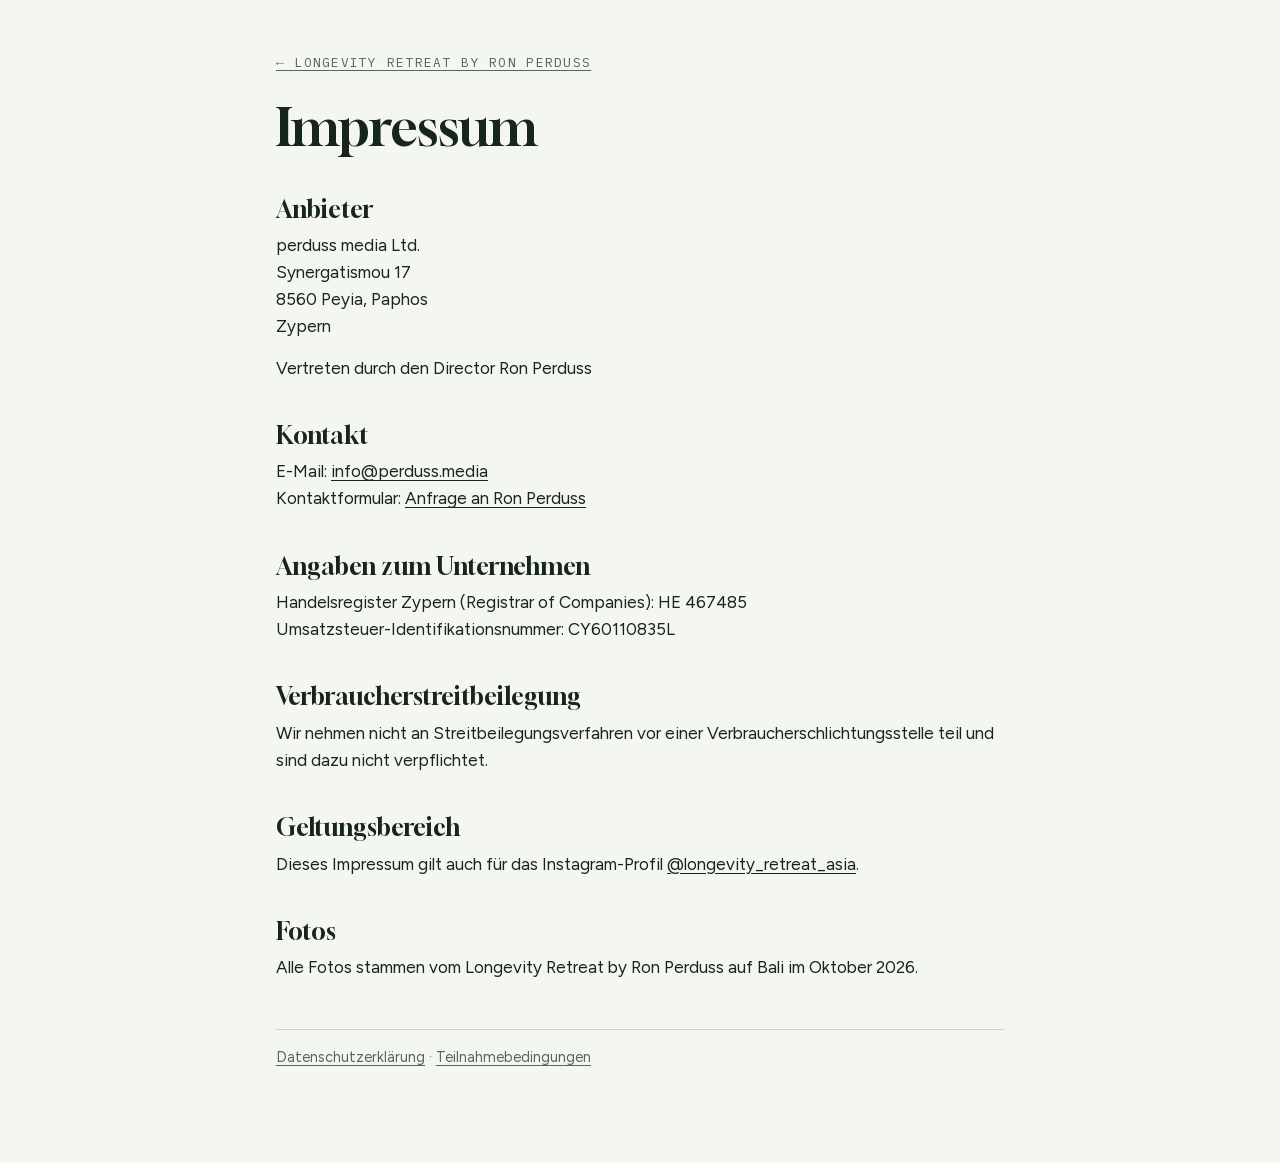
<file: impressum.html>
<!doctype html>
<html lang="de">
<head>
<meta charset="utf-8">
<meta name="viewport" content="width=device-width, initial-scale=1">
<title>Impressum · Longevity Retreat by Ron Perduss</title>
<link rel="icon" href="img/favicon.png">
<link rel="stylesheet" href="fonts/fonts.css">
<style>
:root{--bg:#f4f6f1;--fg:#17251f;--muted:#56655d;--line:#c9d3c6}
@media (prefers-color-scheme: dark){:root{--bg:#101a15;--fg:#e8eee6;--muted:#9fb0a6;--line:#2d3d34;color-scheme:dark}}
*{box-sizing:border-box}
body{background:var(--bg);color:var(--fg);font-family:"Figtree","Helvetica Neue",Arial,sans-serif;font-size:1.0625rem;line-height:1.6;margin:0}
main{max-width:760px;margin:0 auto;padding:48px 16px 80px}
h1,h2{font-family:"Gloock",Georgia,serif;font-weight:400;line-height:1.1}
h1{font-size:clamp(2.2rem,6vw,3.2rem);margin:24px 0 32px;hyphens:auto}
h2{font-size:1.5rem;margin:40px 0 10px}
p{margin:0 0 14px}
a{color:inherit;text-underline-offset:3px}
.back{font-family:"IBM Plex Mono",monospace;font-size:.8rem;letter-spacing:.1em;text-transform:uppercase;color:var(--muted)}
.small{color:var(--muted);font-size:.9rem;margin-top:48px;border-top:1px solid var(--line);padding-top:16px}
</style>
</head>
<body>
<main>
<a class="back" href="index.html">← Longevity Retreat by Ron Perduss</a>
<h1>Impressum</h1>
<h2>Anbieter</h2>
<p>perduss media Ltd.<br>Synergatismou 17<br>8560 Peyia, Paphos<br>Zypern</p>
<p>Vertreten durch den Director Ron Perduss</p>
<h2>Kontakt</h2>
<p>E-Mail: <a href="mailto:info@perduss.media">info@perduss.media</a><br>Kontaktformular: <a href="https://forms.office.com/Pages/ResponsePage.aspx?id=_X6_Cfp9H0Kzkm-sSgySlnoJncp9ZzxCob-ai0VCfs1UNTgyNFdNQVM2MzhXUzI5QTJLMlhZWFY4Uy4u" target="_blank" rel="noopener">Anfrage an Ron Perduss</a></p>
<h2>Angaben zum Unternehmen</h2>
<p>Handelsregister Zypern (Registrar of Companies): HE 467485<br>Umsatzsteuer-Identifikationsnummer: CY60110835L</p>
<h2>Verbraucherstreitbeilegung</h2>
<p>Wir nehmen nicht an Streitbeilegungsverfahren vor einer Verbraucherschlichtungsstelle teil und sind dazu nicht verpflichtet.</p>
<h2>Geltungsbereich</h2>
<p>Dieses Impressum gilt auch für das Instagram-Profil <a href="https://www.instagram.com/longevity_retreat_asia/" target="_blank" rel="noopener">@longevity_retreat_asia</a>.</p>
<h2>Fotos</h2>
<p>Alle Fotos stammen vom Longevity Retreat by Ron Perduss auf Bali im Oktober 2026.</p>
<p class="small"><a href="datenschutz.html">Datenschutzerklärung</a> · <a href="agb.html">Teilnahmebedingungen</a></p>
</main>
</body>
</html>
</file>
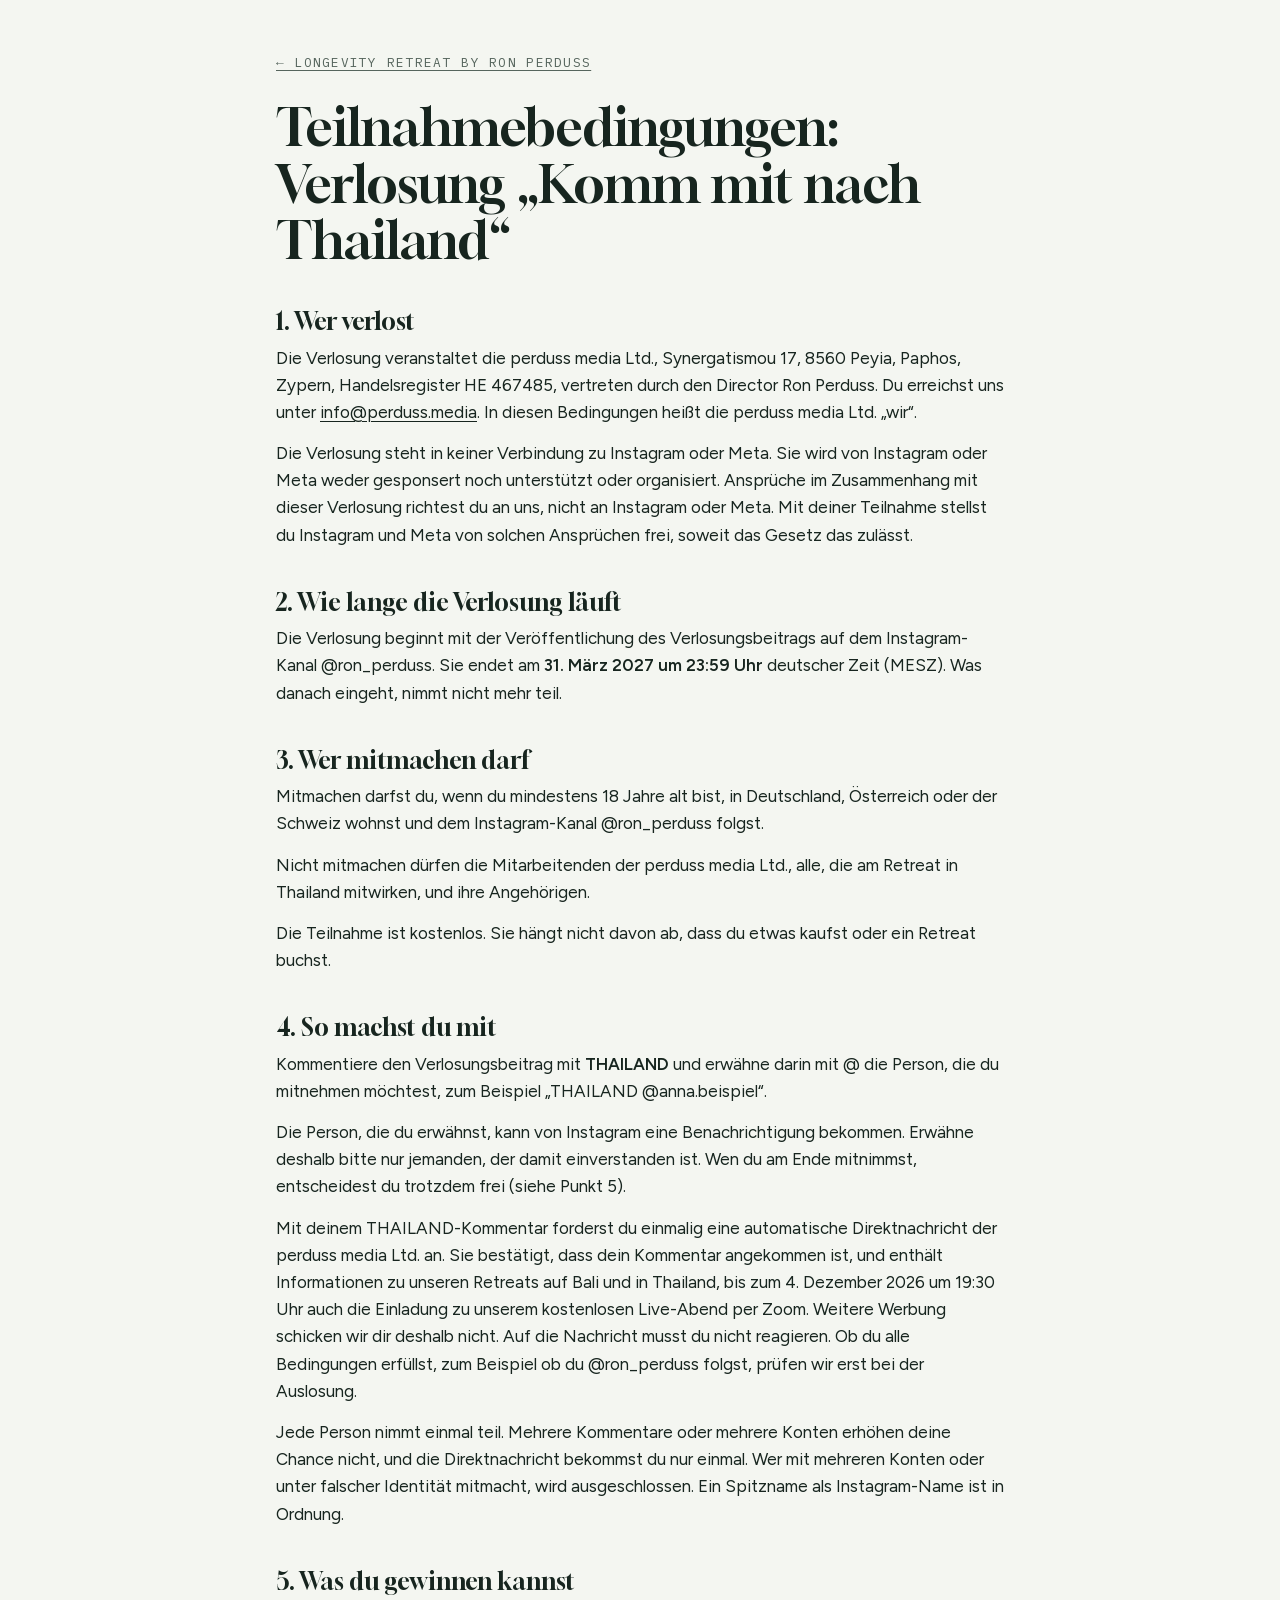
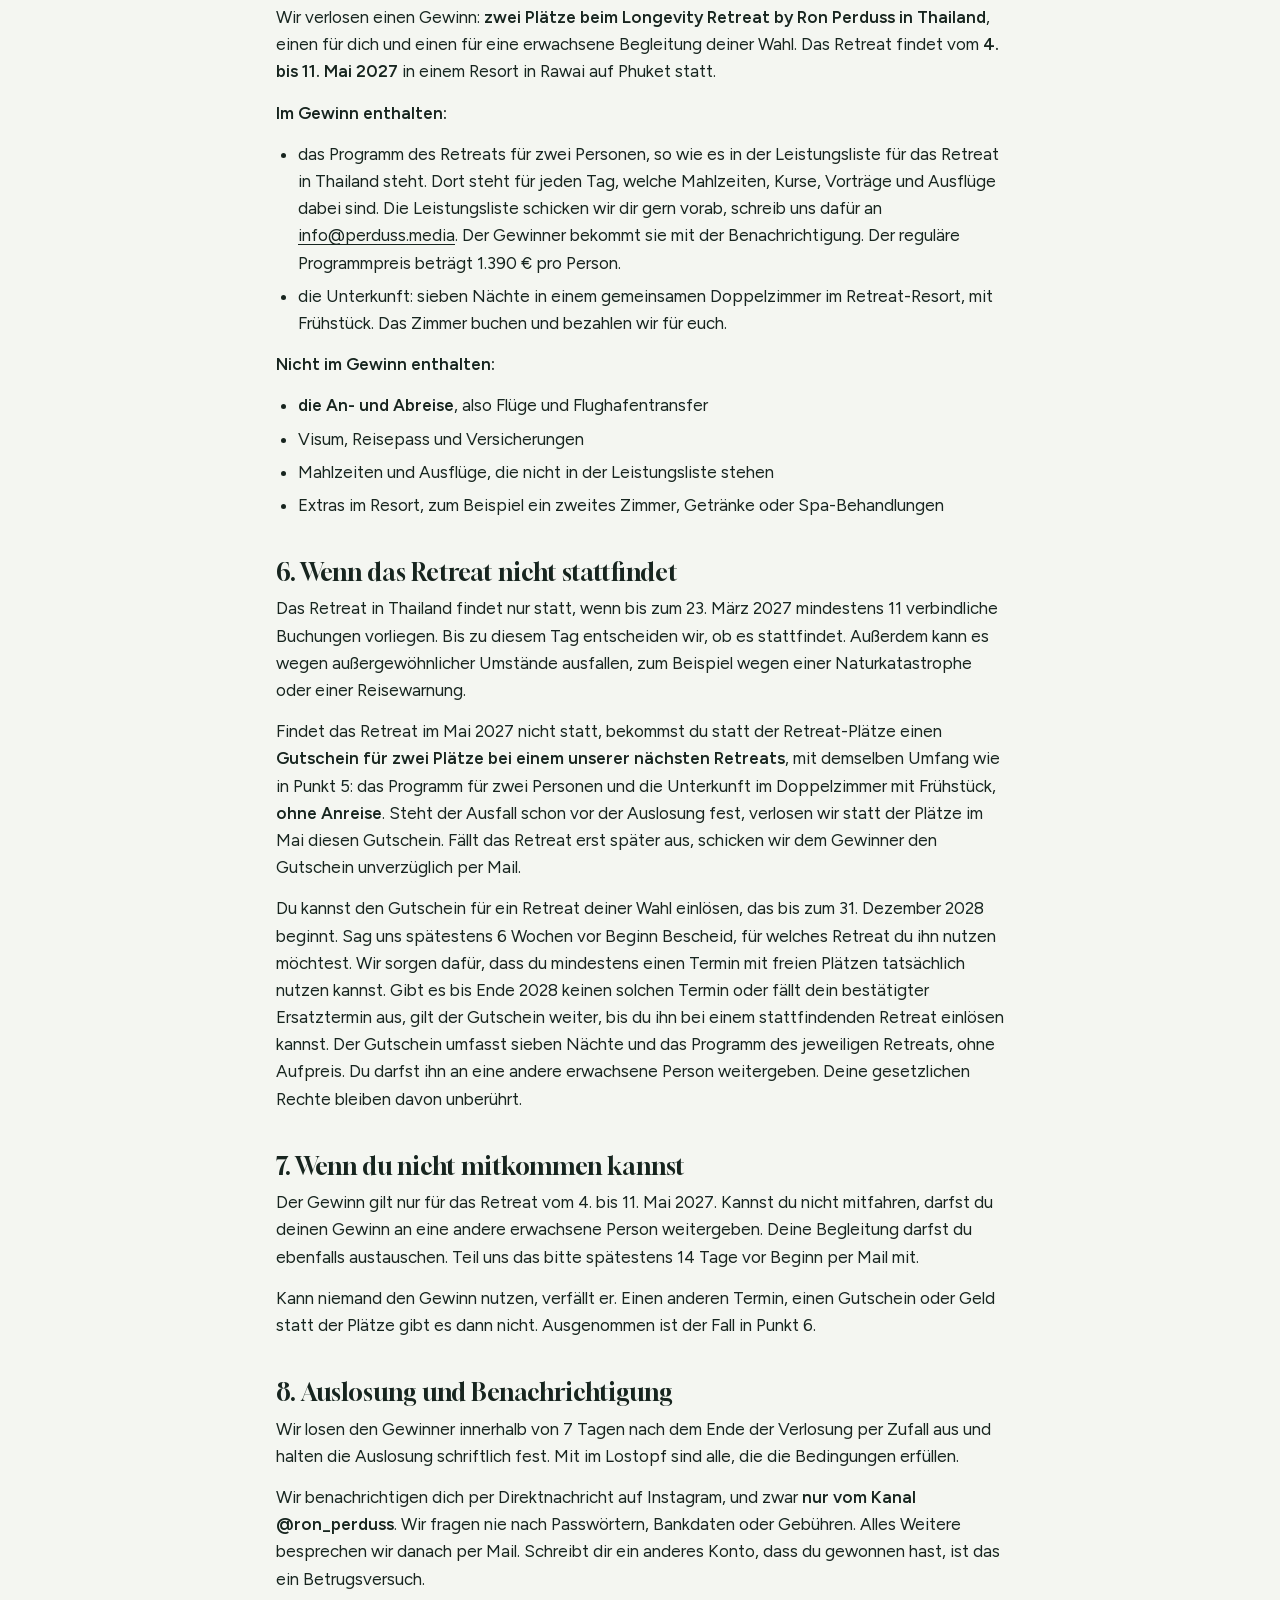
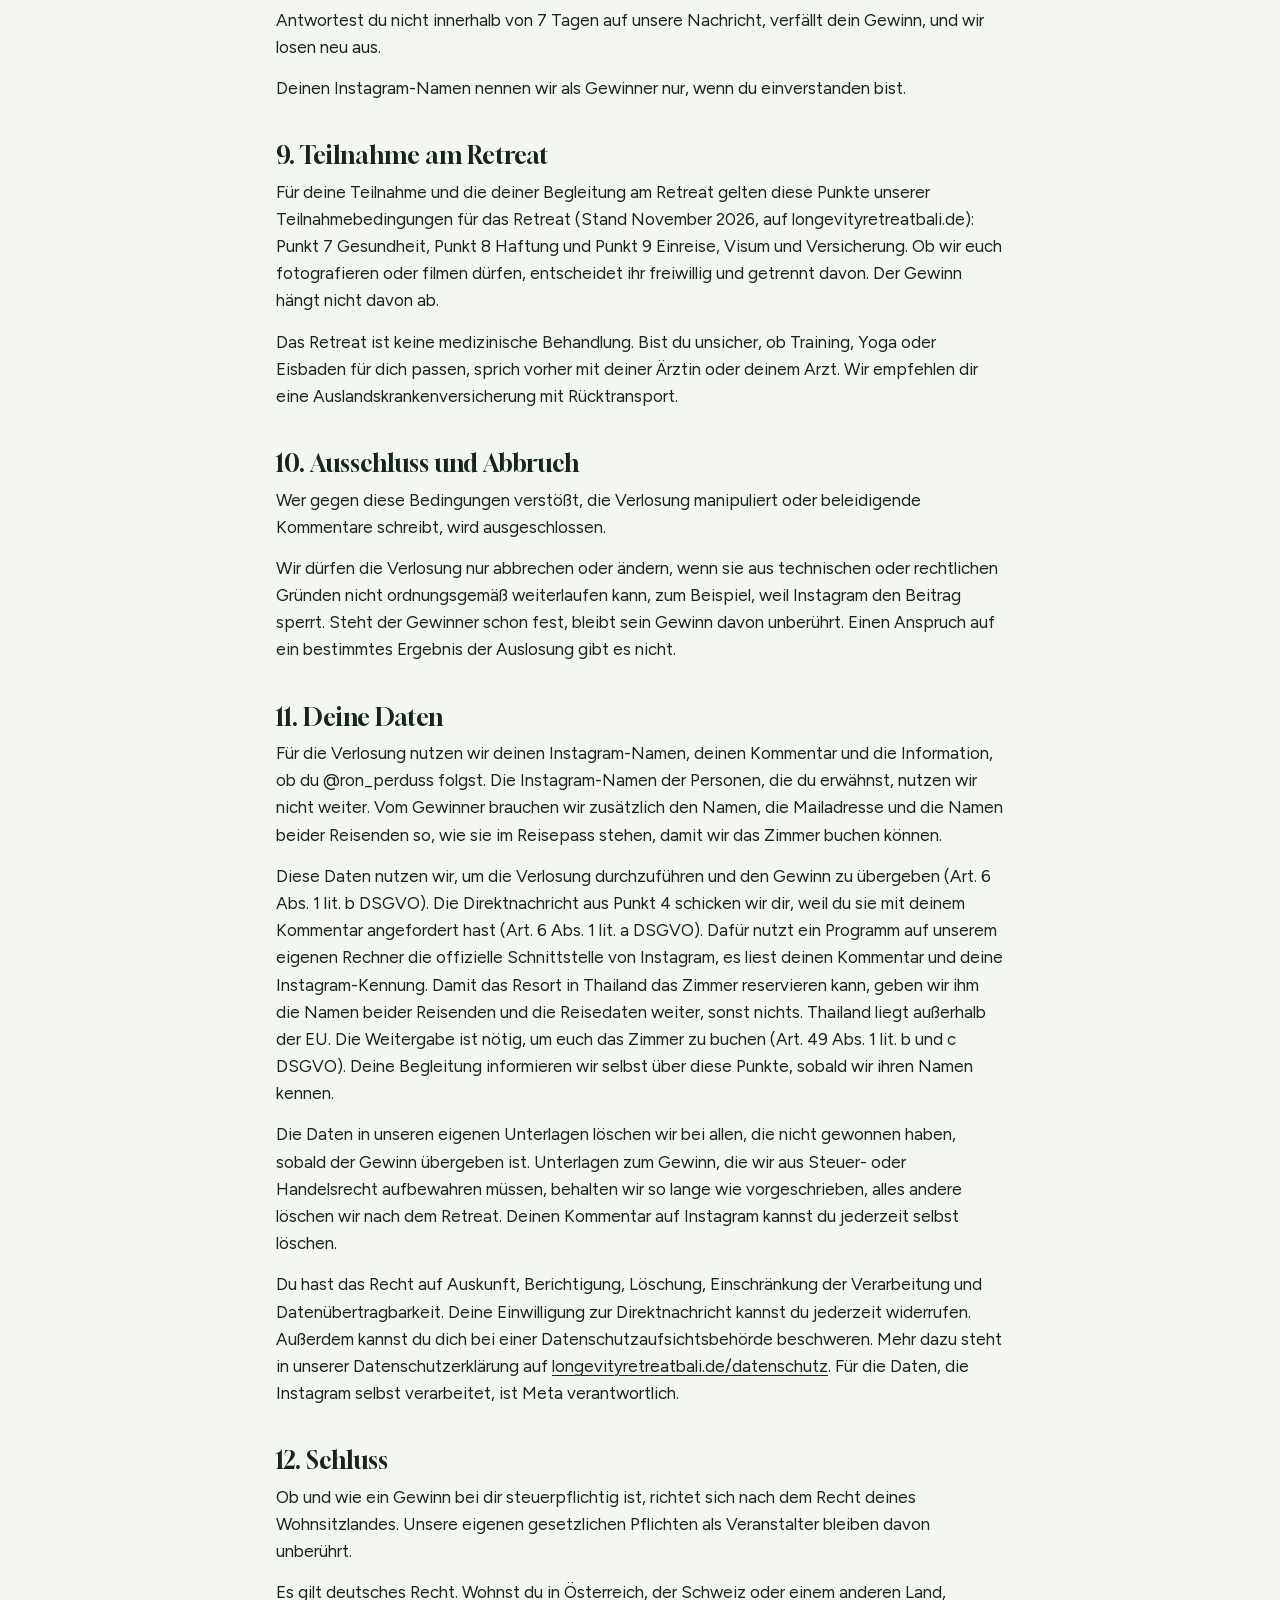
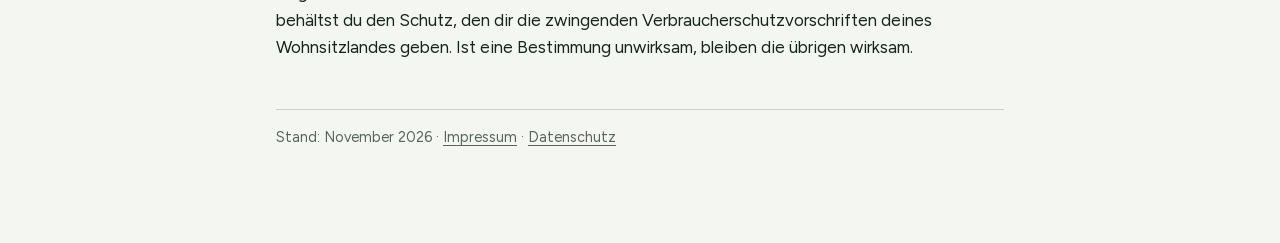
<file: verlosung.html>
<!doctype html>
<html lang="de">
<head>
<meta charset="utf-8">
<meta name="viewport" content="width=device-width, initial-scale=1">
<title>Verlosung Thailand · Longevity Retreat by Ron Perduss</title>
<link rel="icon" href="img/favicon.png">
<link rel="stylesheet" href="fonts/fonts.css">
<style>
:root{--bg:#f4f6f1;--fg:#17251f;--muted:#56655d;--line:#c9d3c6}
@media (prefers-color-scheme: dark){:root{--bg:#101a15;--fg:#e8eee6;--muted:#9fb0a6;--line:#2d3d34;color-scheme:dark}}
*{box-sizing:border-box}
body{background:var(--bg);color:var(--fg);font-family:"Figtree","Helvetica Neue",Arial,sans-serif;font-size:1.0625rem;line-height:1.6;margin:0}
main{max-width:760px;margin:0 auto;padding:48px 16px 80px}
h1,h2{font-family:"Gloock",Georgia,serif;font-weight:400;line-height:1.1}
h1{font-size:clamp(2.2rem,6vw,3.2rem);margin:24px 0 32px;hyphens:auto}
h2{font-size:1.5rem;margin:40px 0 10px}
p{margin:0 0 14px}
a{color:inherit;text-underline-offset:3px}
.back{font-family:"IBM Plex Mono",monospace;font-size:.8rem;letter-spacing:.1em;text-transform:uppercase;color:var(--muted)}
.small{color:var(--muted);font-size:.9rem;margin-top:48px;border-top:1px solid var(--line);padding-top:16px}
ul{margin:0 0 14px;padding-left:22px}li{margin:0 0 6px}
</style>
</head>
<body>
<main>
<a class="back" href="index.html">← Longevity Retreat by Ron Perduss</a>
<h1>Teilnahmebedingungen: Verlosung „Komm mit nach Thailand“</h1>
<h2>1. Wer verlost</h2>
<p>Die Verlosung veranstaltet die perduss media Ltd., Synergatismou 17, 8560 Peyia, Paphos, Zypern, Handelsregister HE 467485, vertreten durch den Director Ron Perduss. Du erreichst uns unter <a href="mailto:info@perduss.media">info@perduss.media</a>. In diesen Bedingungen heißt die perduss media Ltd. „wir“.</p>
<p>Die Verlosung steht in keiner Verbindung zu Instagram oder Meta. Sie wird von Instagram oder Meta weder gesponsert noch unterstützt oder organisiert. Ansprüche im Zusammenhang mit dieser Verlosung richtest du an uns, nicht an Instagram oder Meta. Mit deiner Teilnahme stellst du Instagram und Meta von solchen Ansprüchen frei, soweit das Gesetz das zulässt.</p>
<h2>2. Wie lange die Verlosung läuft</h2>
<p>Die Verlosung beginnt mit der Veröffentlichung des Verlosungsbeitrags auf dem Instagram-Kanal @ron_perduss. Sie endet am <strong>31. März 2027 um 23:59 Uhr</strong> deutscher Zeit (MESZ). Was danach eingeht, nimmt nicht mehr teil.</p>
<h2>3. Wer mitmachen darf</h2>
<p>Mitmachen darfst du, wenn du mindestens 18 Jahre alt bist, in Deutschland, Österreich oder der Schweiz wohnst und dem Instagram-Kanal @ron_perduss folgst.</p>
<p>Nicht mitmachen dürfen die Mitarbeitenden der perduss media Ltd., alle, die am Retreat in Thailand mitwirken, und ihre Angehörigen.</p>
<p>Die Teilnahme ist kostenlos. Sie hängt nicht davon ab, dass du etwas kaufst oder ein Retreat buchst.</p>
<h2>4. So machst du mit</h2>
<p>Kommentiere den Verlosungsbeitrag mit <strong>THAILAND</strong> und erwähne darin mit @ die Person, die du mitnehmen möchtest, zum Beispiel „THAILAND @anna.beispiel“.</p>
<p>Die Person, die du erwähnst, kann von Instagram eine Benachrichtigung bekommen. Erwähne deshalb bitte nur jemanden, der damit einverstanden ist. Wen du am Ende mitnimmst, entscheidest du trotzdem frei (siehe Punkt 5).</p>
<p>Mit deinem THAILAND-Kommentar forderst du einmalig eine automatische Direktnachricht der perduss media Ltd. an. Sie bestätigt, dass dein Kommentar angekommen ist, und enthält Informationen zu unseren Retreats auf Bali und in Thailand, bis zum 4. Dezember 2026 um 19:30 Uhr auch die Einladung zu unserem kostenlosen Live-Abend per Zoom. Weitere Werbung schicken wir dir deshalb nicht. Auf die Nachricht musst du nicht reagieren. Ob du alle Bedingungen erfüllst, zum Beispiel ob du @ron_perduss folgst, prüfen wir erst bei der Auslosung.</p>
<p>Jede Person nimmt einmal teil. Mehrere Kommentare oder mehrere Konten erhöhen deine Chance nicht, und die Direktnachricht bekommst du nur einmal. Wer mit mehreren Konten oder unter falscher Identität mitmacht, wird ausgeschlossen. Ein Spitzname als Instagram-Name ist in Ordnung.</p>
<h2>5. Was du gewinnen kannst</h2>
<p>Wir verlosen einen Gewinn: <strong>zwei Plätze beim Longevity Retreat by Ron Perduss in Thailand</strong>, einen für dich und einen für eine erwachsene Begleitung deiner Wahl. Das Retreat findet vom <strong>4. bis 11. Mai 2027</strong> in einem Resort in Rawai auf Phuket statt.</p>
<p><strong>Im Gewinn enthalten:</strong></p>
<ul><li>das Programm des Retreats für zwei Personen, so wie es in der Leistungsliste für das Retreat in Thailand steht. Dort steht für jeden Tag, welche Mahlzeiten, Kurse, Vorträge und Ausflüge dabei sind. Die Leistungsliste schicken wir dir gern vorab, schreib uns dafür an <a href="mailto:info@perduss.media">info@perduss.media</a>. Der Gewinner bekommt sie mit der Benachrichtigung. Der reguläre Programmpreis beträgt 1.390 € pro Person.</li><li>die Unterkunft: sieben Nächte in einem gemeinsamen Doppelzimmer im Retreat-Resort, mit Frühstück. Das Zimmer buchen und bezahlen wir für euch.</li></ul>
<p><strong>Nicht im Gewinn enthalten:</strong></p>
<ul><li><strong>die An- und Abreise</strong>, also Flüge und Flughafentransfer</li><li>Visum, Reisepass und Versicherungen</li><li>Mahlzeiten und Ausflüge, die nicht in der Leistungsliste stehen</li><li>Extras im Resort, zum Beispiel ein zweites Zimmer, Getränke oder Spa-Behandlungen</li></ul>
<h2>6. Wenn das Retreat nicht stattfindet</h2>
<p>Das Retreat in Thailand findet nur statt, wenn bis zum 23. März 2027 mindestens 11 verbindliche Buchungen vorliegen. Bis zu diesem Tag entscheiden wir, ob es stattfindet. Außerdem kann es wegen außergewöhnlicher Umstände ausfallen, zum Beispiel wegen einer Naturkatastrophe oder einer Reisewarnung.</p>
<p>Findet das Retreat im Mai 2027 nicht statt, bekommst du statt der Retreat-Plätze einen <strong>Gutschein für zwei Plätze bei einem unserer nächsten Retreats</strong>, mit demselben Umfang wie in Punkt 5: das Programm für zwei Personen und die Unterkunft im Doppelzimmer mit Frühstück, <strong>ohne Anreise</strong>. Steht der Ausfall schon vor der Auslosung fest, verlosen wir statt der Plätze im Mai diesen Gutschein. Fällt das Retreat erst später aus, schicken wir dem Gewinner den Gutschein unverzüglich per Mail.</p>
<p>Du kannst den Gutschein für ein Retreat deiner Wahl einlösen, das bis zum 31. Dezember 2028 beginnt. Sag uns spätestens 6 Wochen vor Beginn Bescheid, für welches Retreat du ihn nutzen möchtest. Wir sorgen dafür, dass du mindestens einen Termin mit freien Plätzen tatsächlich nutzen kannst. Gibt es bis Ende 2028 keinen solchen Termin oder fällt dein bestätigter Ersatztermin aus, gilt der Gutschein weiter, bis du ihn bei einem stattfindenden Retreat einlösen kannst. Der Gutschein umfasst sieben Nächte und das Programm des jeweiligen Retreats, ohne Aufpreis. Du darfst ihn an eine andere erwachsene Person weitergeben. Deine gesetzlichen Rechte bleiben davon unberührt.</p>
<h2>7. Wenn du nicht mitkommen kannst</h2>
<p>Der Gewinn gilt nur für das Retreat vom 4. bis 11. Mai 2027. Kannst du nicht mitfahren, darfst du deinen Gewinn an eine andere erwachsene Person weitergeben. Deine Begleitung darfst du ebenfalls austauschen. Teil uns das bitte spätestens 14 Tage vor Beginn per Mail mit.</p>
<p>Kann niemand den Gewinn nutzen, verfällt er. Einen anderen Termin, einen Gutschein oder Geld statt der Plätze gibt es dann nicht. Ausgenommen ist der Fall in Punkt 6.</p>
<h2>8. Auslosung und Benachrichtigung</h2>
<p>Wir losen den Gewinner innerhalb von 7 Tagen nach dem Ende der Verlosung per Zufall aus und halten die Auslosung schriftlich fest. Mit im Lostopf sind alle, die die Bedingungen erfüllen.</p>
<p>Wir benachrichtigen dich per Direktnachricht auf Instagram, und zwar <strong>nur vom Kanal @ron_perduss</strong>. Wir fragen nie nach Passwörtern, Bankdaten oder Gebühren. Alles Weitere besprechen wir danach per Mail. Schreibt dir ein anderes Konto, dass du gewonnen hast, ist das ein Betrugsversuch.</p>
<p>Antwortest du nicht innerhalb von 7 Tagen auf unsere Nachricht, verfällt dein Gewinn, und wir losen neu aus.</p>
<p>Deinen Instagram-Namen nennen wir als Gewinner nur, wenn du einverstanden bist.</p>
<h2>9. Teilnahme am Retreat</h2>
<p>Für deine Teilnahme und die deiner Begleitung am Retreat gelten diese Punkte unserer Teilnahmebedingungen für das Retreat (Stand November 2026, auf longevityretreatbali.de): Punkt 7 Gesundheit, Punkt 8 Haftung und Punkt 9 Einreise, Visum und Versicherung. Ob wir euch fotografieren oder filmen dürfen, entscheidet ihr freiwillig und getrennt davon. Der Gewinn hängt nicht davon ab.</p>
<p>Das Retreat ist keine medizinische Behandlung. Bist du unsicher, ob Training, Yoga oder Eisbaden für dich passen, sprich vorher mit deiner Ärztin oder deinem Arzt. Wir empfehlen dir eine Auslandskrankenversicherung mit Rücktransport.</p>
<h2>10. Ausschluss und Abbruch</h2>
<p>Wer gegen diese Bedingungen verstößt, die Verlosung manipuliert oder beleidigende Kommentare schreibt, wird ausgeschlossen.</p>
<p>Wir dürfen die Verlosung nur abbrechen oder ändern, wenn sie aus technischen oder rechtlichen Gründen nicht ordnungsgemäß weiterlaufen kann, zum Beispiel, weil Instagram den Beitrag sperrt. Steht der Gewinner schon fest, bleibt sein Gewinn davon unberührt. Einen Anspruch auf ein bestimmtes Ergebnis der Auslosung gibt es nicht.</p>
<h2>11. Deine Daten</h2>
<p>Für die Verlosung nutzen wir deinen Instagram-Namen, deinen Kommentar und die Information, ob du @ron_perduss folgst. Die Instagram-Namen der Personen, die du erwähnst, nutzen wir nicht weiter. Vom Gewinner brauchen wir zusätzlich den Namen, die Mailadresse und die Namen beider Reisenden so, wie sie im Reisepass stehen, damit wir das Zimmer buchen können.</p>
<p>Diese Daten nutzen wir, um die Verlosung durchzuführen und den Gewinn zu übergeben (Art. 6 Abs. 1 lit. b DSGVO). Die Direktnachricht aus Punkt 4 schicken wir dir, weil du sie mit deinem Kommentar angefordert hast (Art. 6 Abs. 1 lit. a DSGVO). Dafür nutzt ein Programm auf unserem eigenen Rechner die offizielle Schnittstelle von Instagram, es liest deinen Kommentar und deine Instagram-Kennung. Damit das Resort in Thailand das Zimmer reservieren kann, geben wir ihm die Namen beider Reisenden und die Reisedaten weiter, sonst nichts. Thailand liegt außerhalb der EU. Die Weitergabe ist nötig, um euch das Zimmer zu buchen (Art. 49 Abs. 1 lit. b und c DSGVO). Deine Begleitung informieren wir selbst über diese Punkte, sobald wir ihren Namen kennen.</p>
<p>Die Daten in unseren eigenen Unterlagen löschen wir bei allen, die nicht gewonnen haben, sobald der Gewinn übergeben ist. Unterlagen zum Gewinn, die wir aus Steuer- oder Handelsrecht aufbewahren müssen, behalten wir so lange wie vorgeschrieben, alles andere löschen wir nach dem Retreat. Deinen Kommentar auf Instagram kannst du jederzeit selbst löschen.</p>
<p>Du hast das Recht auf Auskunft, Berichtigung, Löschung, Einschränkung der Verarbeitung und Datenübertragbarkeit. Deine Einwilligung zur Direktnachricht kannst du jederzeit widerrufen. Außerdem kannst du dich bei einer Datenschutzaufsichtsbehörde beschweren. Mehr dazu steht in unserer Datenschutzerklärung auf <a href="datenschutz.html">longevityretreatbali.de/datenschutz</a>. Für die Daten, die Instagram selbst verarbeitet, ist Meta verantwortlich.</p>
<h2>12. Schluss</h2>
<p>Ob und wie ein Gewinn bei dir steuerpflichtig ist, richtet sich nach dem Recht deines Wohnsitzlandes. Unsere eigenen gesetzlichen Pflichten als Veranstalter bleiben davon unberührt.</p>
<p>Es gilt deutsches Recht. Wohnst du in Österreich, der Schweiz oder einem anderen Land, behältst du den Schutz, den dir die zwingenden Verbraucherschutzvorschriften deines Wohnsitzlandes geben. Ist eine Bestimmung unwirksam, bleiben die übrigen wirksam.</p>
<p class="small">Stand: November 2026 · <a href="impressum.html">Impressum</a> · <a href="datenschutz.html">Datenschutz</a></p>
</main>
</body>
</html>
</file>
<file: fonts/fonts.css>
@font-face {
  font-family: 'Figtree';
  font-style: normal;
  font-weight: 400;
  font-display: swap;
  src: url(Figtree-400-latin-ext.woff2) format('woff2');
  unicode-range: U+0100-02BA, U+02BD-02C5, U+02C7-02CC, U+02CE-02D7, U+02DD-02FF, U+0304, U+0308, U+0329, U+1D00-1DBF, U+1E00-1E9F, U+1EF2-1EFF, U+2020, U+20A0-20AB, U+20AD-20C4, U+2113, U+2C60-2C7F, U+A720-A7FF;
}
@font-face {
  font-family: 'Figtree';
  font-style: normal;
  font-weight: 400;
  font-display: swap;
  src: url(Figtree-400-latin.woff2) format('woff2');
  unicode-range: U+0000-00FF, U+0131, U+0152-0153, U+02BB-02BC, U+02C6, U+02DA, U+02DC, U+0304, U+0308, U+0329, U+2000-206F, U+20AC, U+2122, U+2191, U+2193, U+2212, U+2215, U+FEFF, U+FFFD;
}
@font-face {
  font-family: 'Figtree';
  font-style: normal;
  font-weight: 500;
  font-display: swap;
  src: url(Figtree-500-latin-ext.woff2) format('woff2');
  unicode-range: U+0100-02BA, U+02BD-02C5, U+02C7-02CC, U+02CE-02D7, U+02DD-02FF, U+0304, U+0308, U+0329, U+1D00-1DBF, U+1E00-1E9F, U+1EF2-1EFF, U+2020, U+20A0-20AB, U+20AD-20C4, U+2113, U+2C60-2C7F, U+A720-A7FF;
}
@font-face {
  font-family: 'Figtree';
  font-style: normal;
  font-weight: 500;
  font-display: swap;
  src: url(Figtree-500-latin.woff2) format('woff2');
  unicode-range: U+0000-00FF, U+0131, U+0152-0153, U+02BB-02BC, U+02C6, U+02DA, U+02DC, U+0304, U+0308, U+0329, U+2000-206F, U+20AC, U+2122, U+2191, U+2193, U+2212, U+2215, U+FEFF, U+FFFD;
}
@font-face {
  font-family: 'Figtree';
  font-style: normal;
  font-weight: 600;
  font-display: swap;
  src: url(Figtree-600-latin-ext.woff2) format('woff2');
  unicode-range: U+0100-02BA, U+02BD-02C5, U+02C7-02CC, U+02CE-02D7, U+02DD-02FF, U+0304, U+0308, U+0329, U+1D00-1DBF, U+1E00-1E9F, U+1EF2-1EFF, U+2020, U+20A0-20AB, U+20AD-20C4, U+2113, U+2C60-2C7F, U+A720-A7FF;
}
@font-face {
  font-family: 'Figtree';
  font-style: normal;
  font-weight: 600;
  font-display: swap;
  src: url(Figtree-600-latin.woff2) format('woff2');
  unicode-range: U+0000-00FF, U+0131, U+0152-0153, U+02BB-02BC, U+02C6, U+02DA, U+02DC, U+0304, U+0308, U+0329, U+2000-206F, U+20AC, U+2122, U+2191, U+2193, U+2212, U+2215, U+FEFF, U+FFFD;
}
@font-face {
  font-family: 'Gloock';
  font-style: normal;
  font-weight: 400;
  font-display: swap;
  src: url(Gloock-400-latin-ext.woff2) format('woff2');
  unicode-range: U+0100-02BA, U+02BD-02C5, U+02C7-02CC, U+02CE-02D7, U+02DD-02FF, U+0304, U+0308, U+0329, U+1D00-1DBF, U+1E00-1E9F, U+1EF2-1EFF, U+2020, U+20A0-20AB, U+20AD-20C4, U+2113, U+2C60-2C7F, U+A720-A7FF;
}
@font-face {
  font-family: 'Gloock';
  font-style: normal;
  font-weight: 400;
  font-display: swap;
  src: url(Gloock-400-latin.woff2) format('woff2');
  unicode-range: U+0000-00FF, U+0131, U+0152-0153, U+02BB-02BC, U+02C6, U+02DA, U+02DC, U+0304, U+0308, U+0329, U+2000-206F, U+20AC, U+2122, U+2191, U+2193, U+2212, U+2215, U+FEFF, U+FFFD;
}
@font-face {
  font-family: 'IBM Plex Mono';
  font-style: normal;
  font-weight: 400;
  font-display: swap;
  src: url(IBMPlexMono-400-latin-ext.woff2) format('woff2');
  unicode-range: U+0100-02BA, U+02BD-02C5, U+02C7-02CC, U+02CE-02D7, U+02DD-02FF, U+0304, U+0308, U+0329, U+1D00-1DBF, U+1E00-1E9F, U+1EF2-1EFF, U+2020, U+20A0-20AB, U+20AD-20C4, U+2113, U+2C60-2C7F, U+A720-A7FF;
}
@font-face {
  font-family: 'IBM Plex Mono';
  font-style: normal;
  font-weight: 400;
  font-display: swap;
  src: url(IBMPlexMono-400-latin.woff2) format('woff2');
  unicode-range: U+0000-00FF, U+0131, U+0152-0153, U+02BB-02BC, U+02C6, U+02DA, U+02DC, U+0304, U+0308, U+0329, U+2000-206F, U+20AC, U+2122, U+2191, U+2193, U+2212, U+2215, U+FEFF, U+FFFD;
}
@font-face {
  font-family: 'IBM Plex Mono';
  font-style: normal;
  font-weight: 500;
  font-display: swap;
  src: url(IBMPlexMono-500-latin-ext.woff2) format('woff2');
  unicode-range: U+0100-02BA, U+02BD-02C5, U+02C7-02CC, U+02CE-02D7, U+02DD-02FF, U+0304, U+0308, U+0329, U+1D00-1DBF, U+1E00-1E9F, U+1EF2-1EFF, U+2020, U+20A0-20AB, U+20AD-20C4, U+2113, U+2C60-2C7F, U+A720-A7FF;
}
@font-face {
  font-family: 'IBM Plex Mono';
  font-style: normal;
  font-weight: 500;
  font-display: swap;
  src: url(IBMPlexMono-500-latin.woff2) format('woff2');
  unicode-range: U+0000-00FF, U+0131, U+0152-0153, U+02BB-02BC, U+02C6, U+02DA, U+02DC, U+0304, U+0308, U+0329, U+2000-206F, U+20AC, U+2122, U+2191, U+2193, U+2212, U+2215, U+FEFF, U+FFFD;
}
</file>
